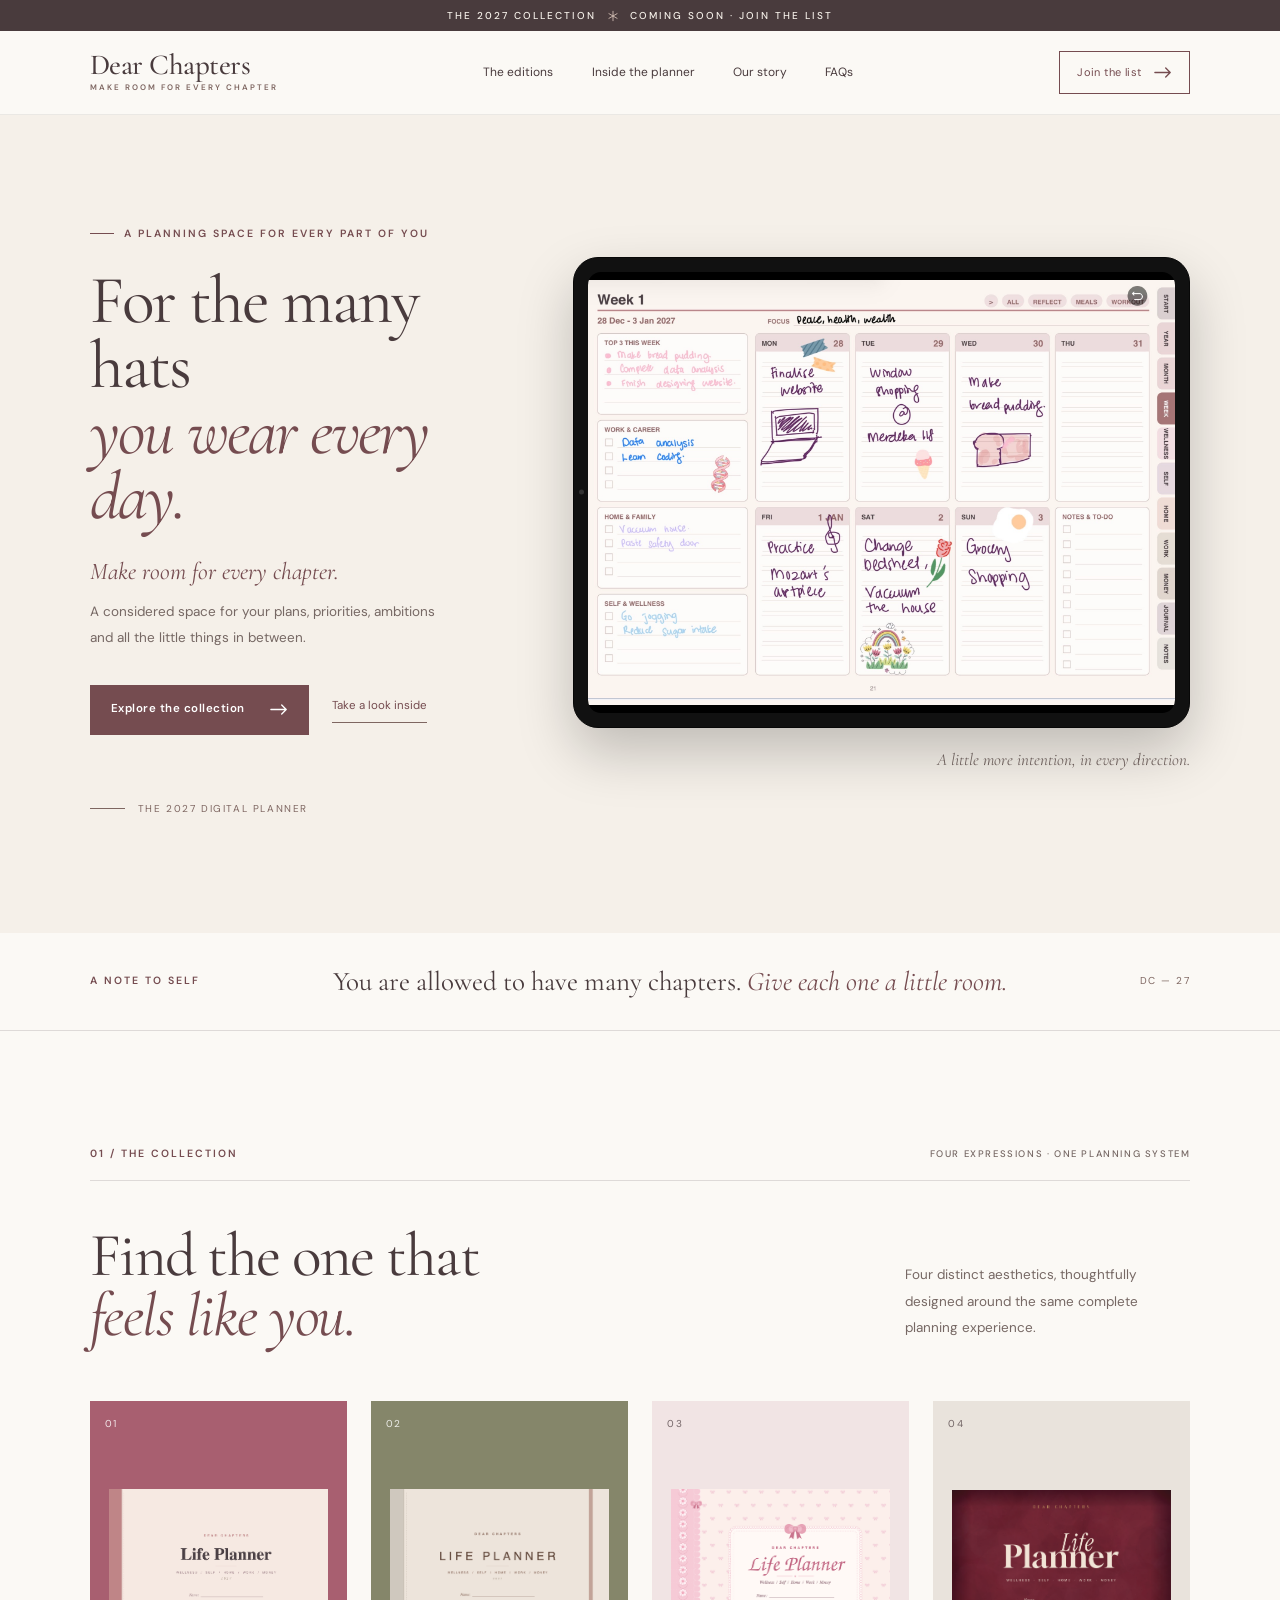
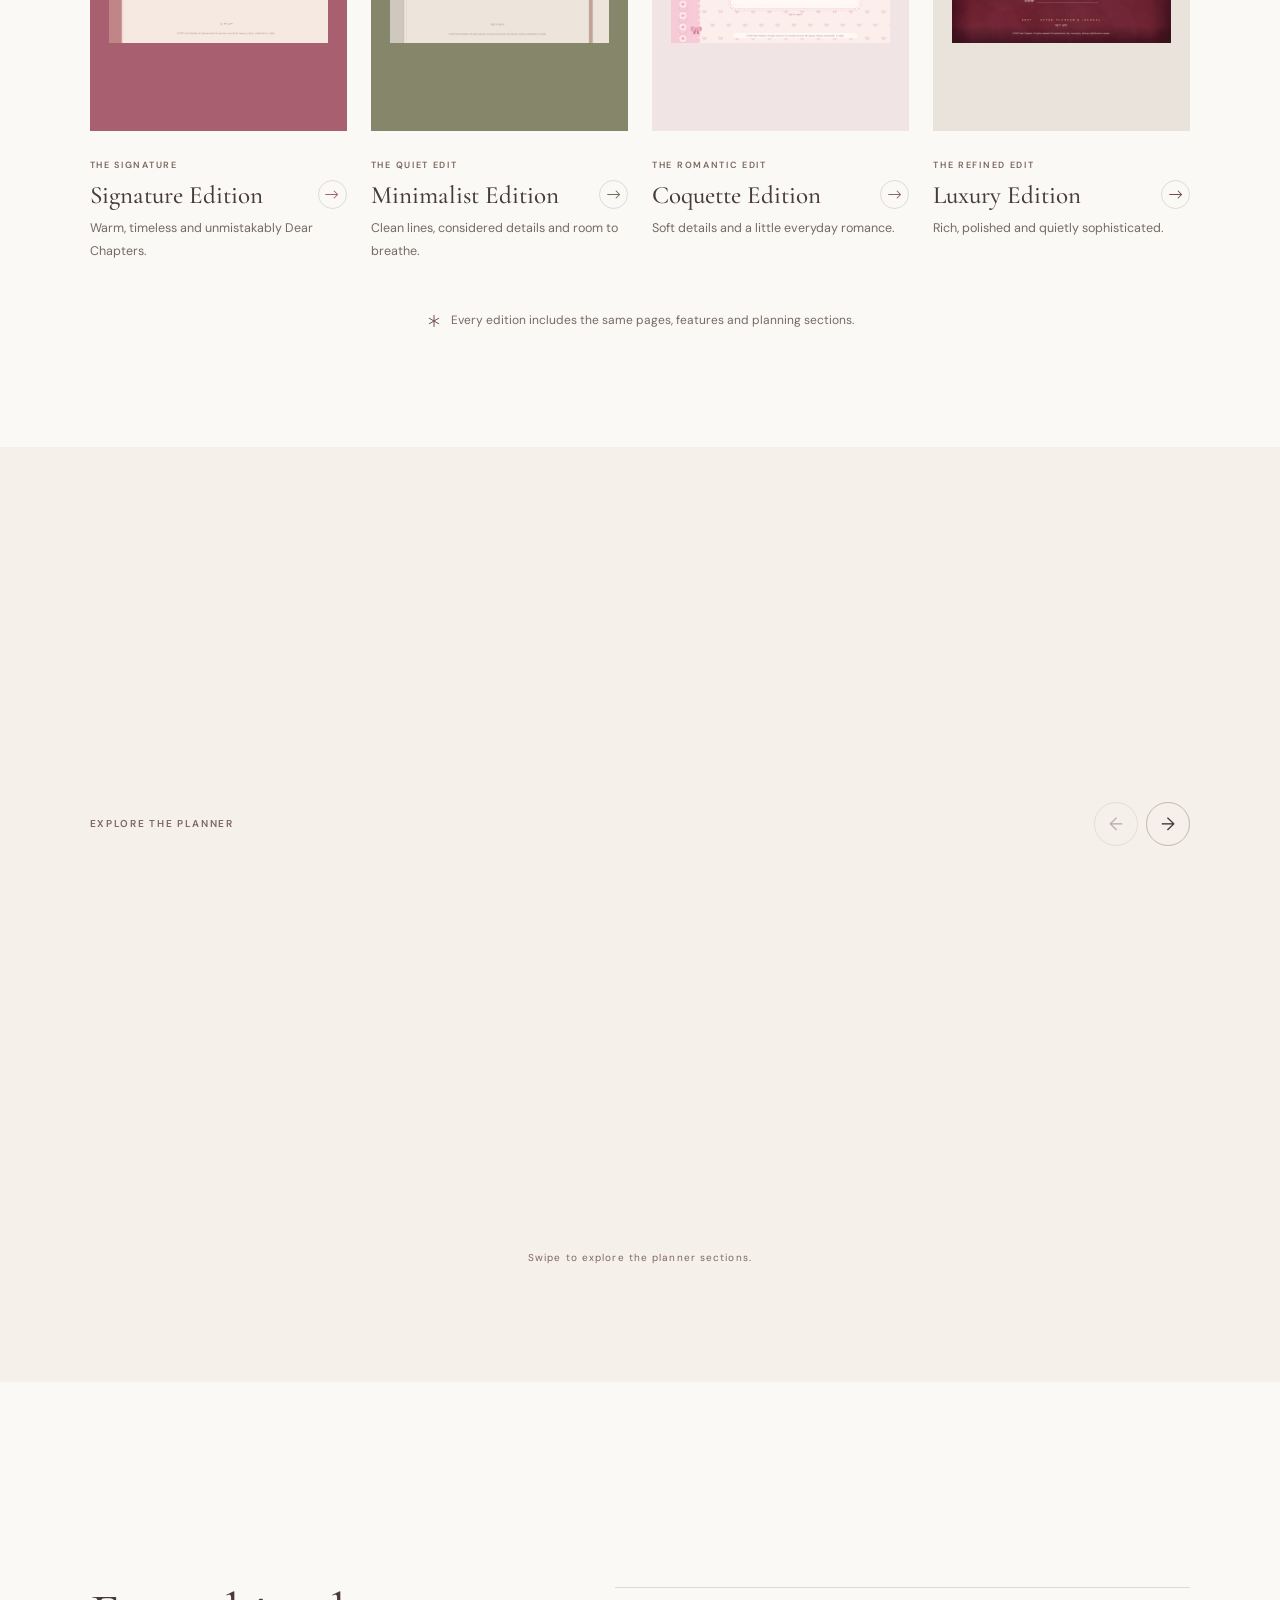
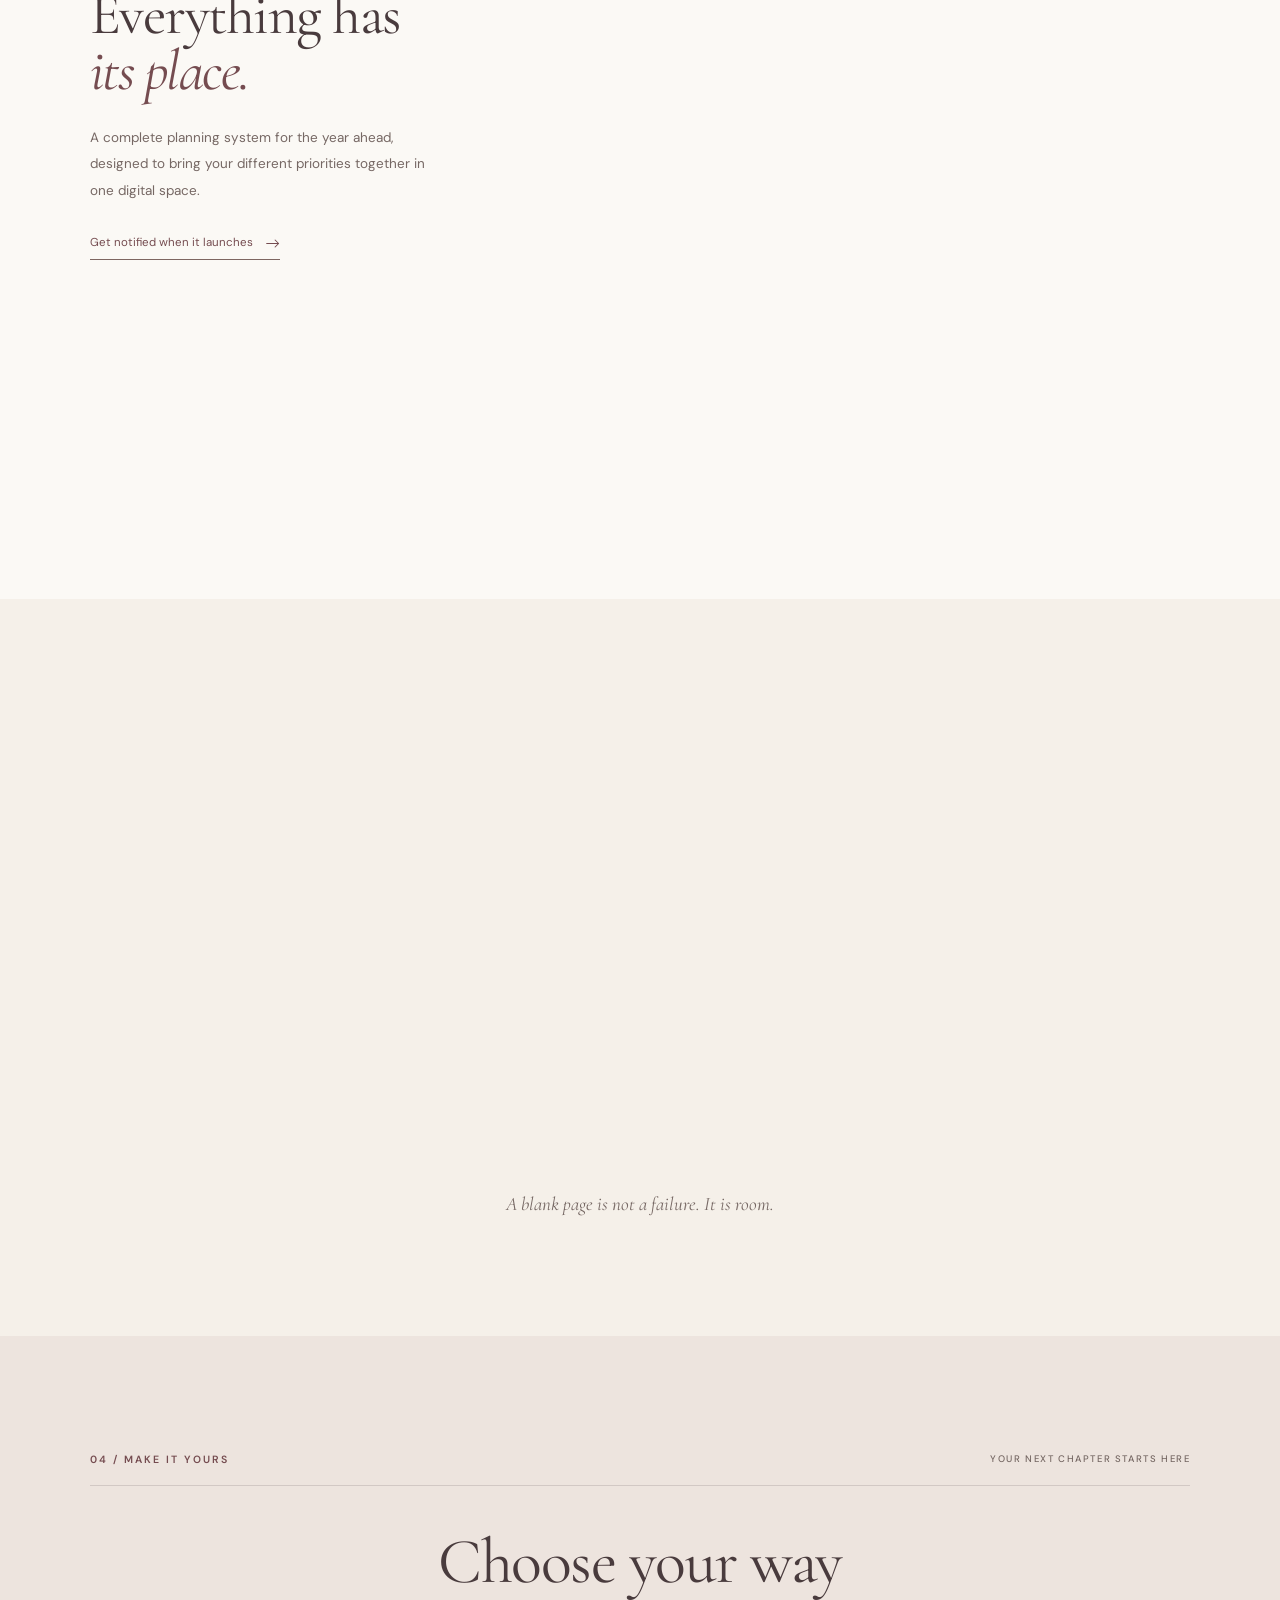
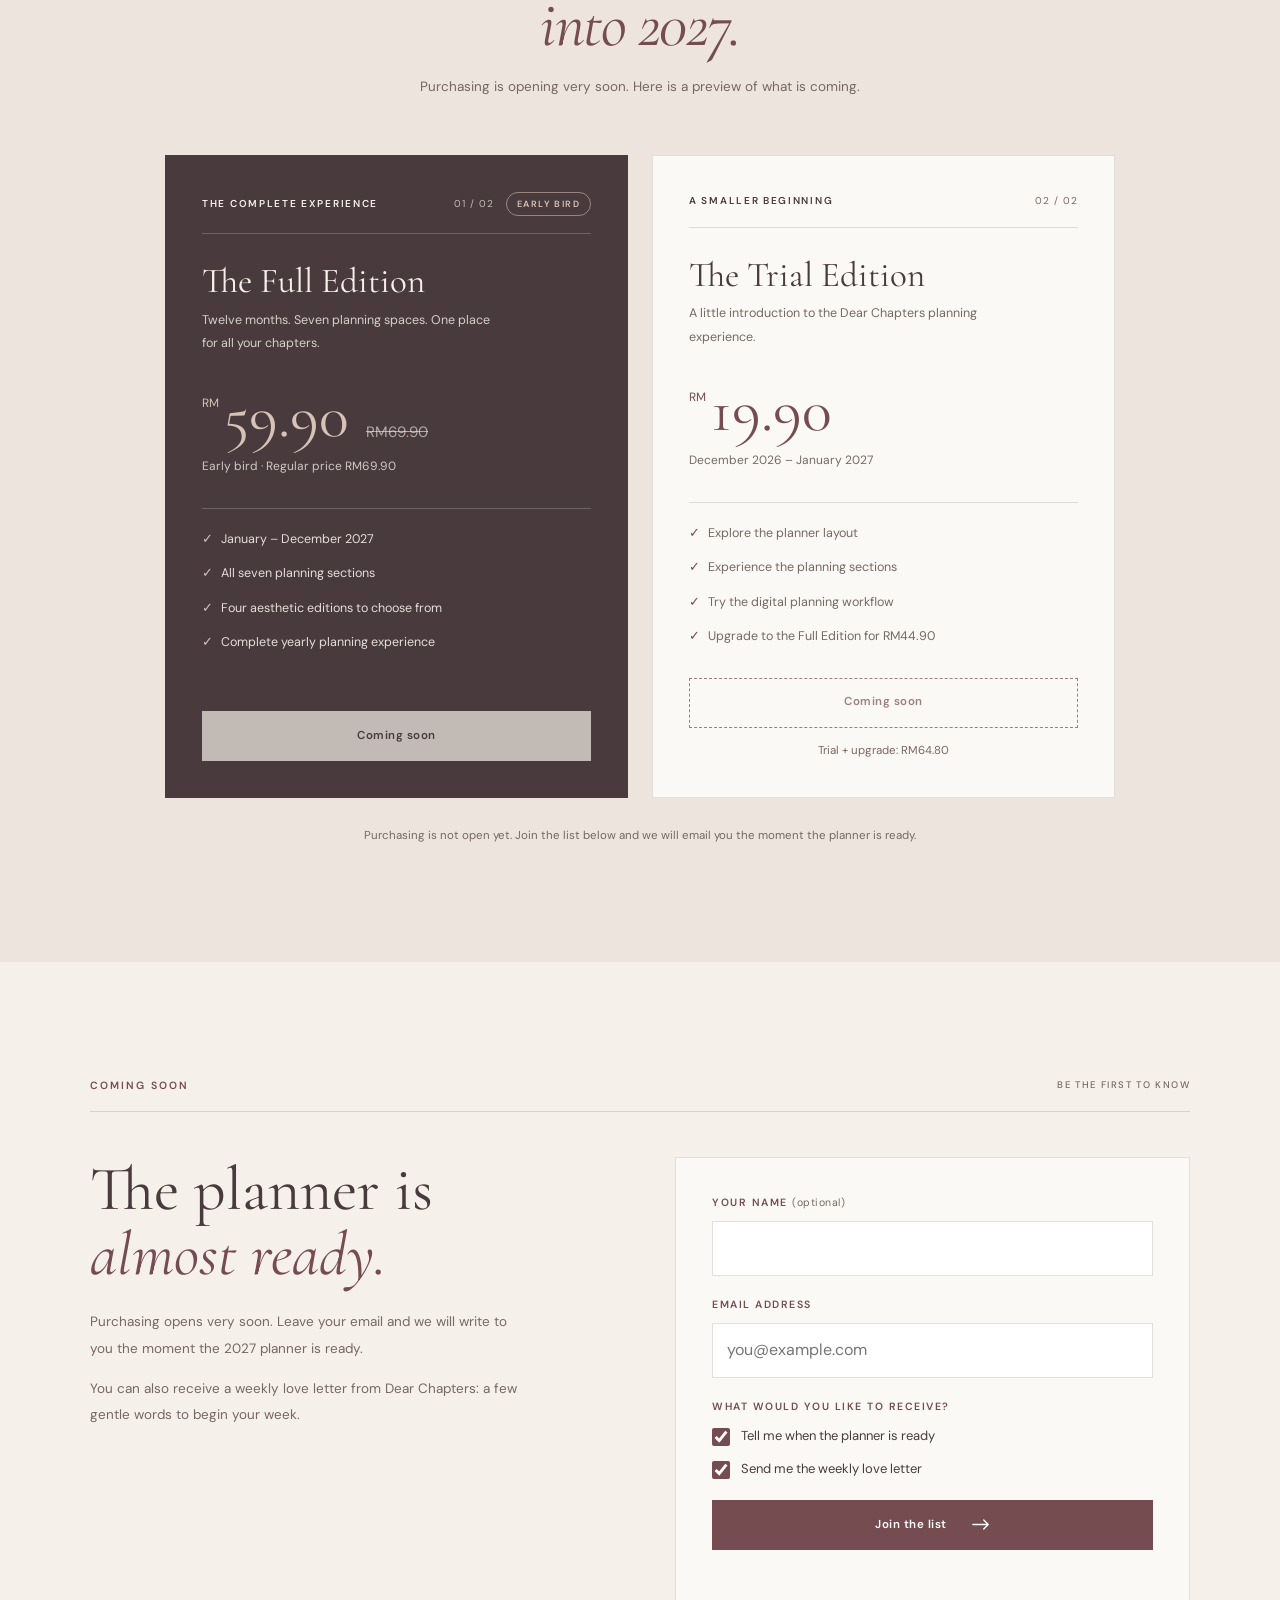
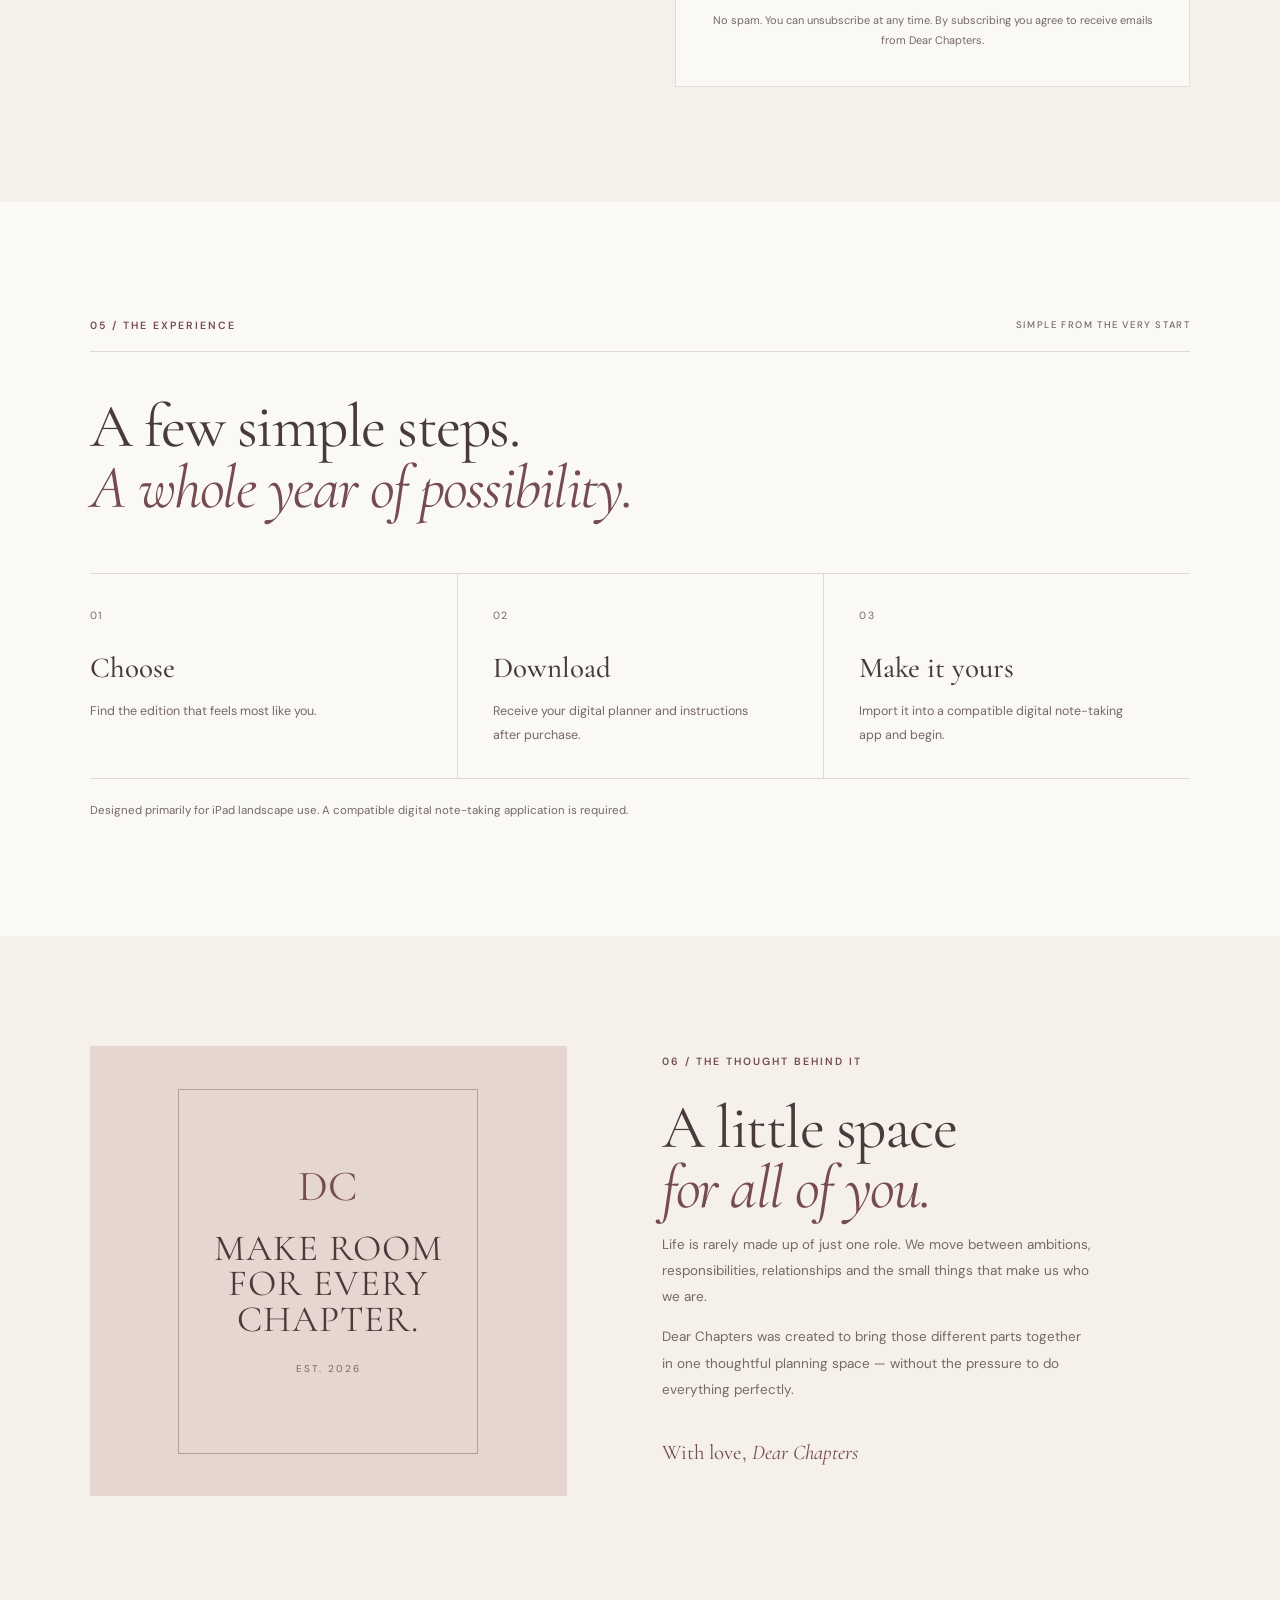
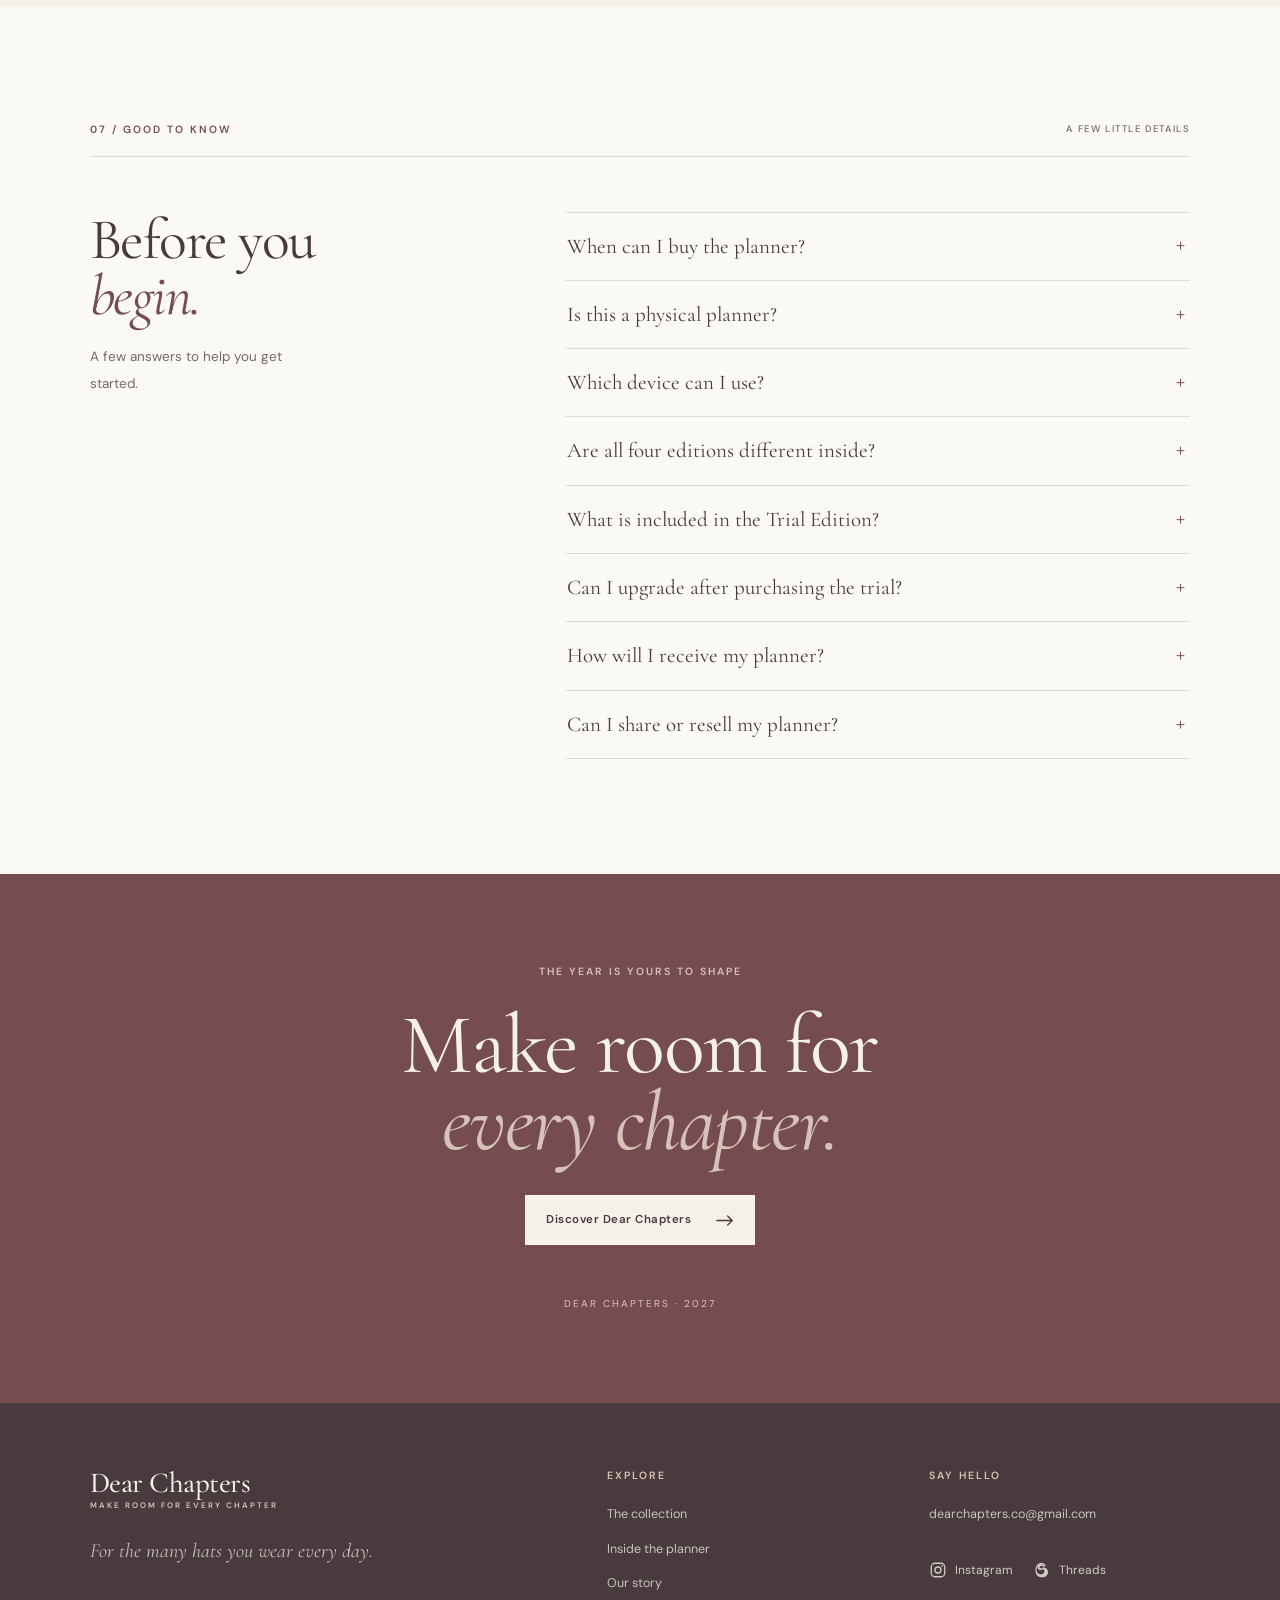
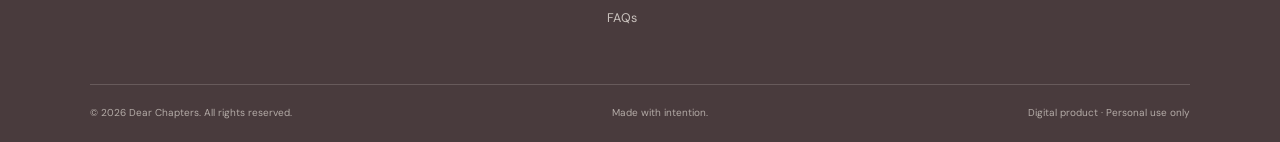
<file: index.html>
<!DOCTYPE html>
<html lang="en">
<head>
  <meta charset="UTF-8">
  <meta name="viewport" content="width=device-width, initial-scale=1.0">
  <title>Dear Chapters — 2027 Digital Planner</title>
  <meta name="description" content="A thoughtful digital planning space for every part of you. Discover the Dear Chapters 2027 digital planner collection.">
  <meta name="theme-color" content="#F5F0E9">
  <link rel="canonical" href="https://dearchapters.github.io/dear-chapters-website/">
  <link rel="icon" href="favicon.svg" type="image/svg+xml">
  <link rel="apple-touch-icon" href="favicon.svg">
  <script>document.documentElement.className += " js";</script>
  <meta property="og:title" content="Dear Chapters — Make Room for Every Chapter">
  <meta property="og:description" content="For the many hats you wear every day.">
  <meta property="og:type" content="website">
  <meta property="og:url" content="https://dearchapters.github.io/dear-chapters-website/">
  <meta property="og:site_name" content="Dear Chapters">
  <meta property="og:image" content="https://dearchapters.github.io/dear-chapters-website/assets/products/og-cover.jpg">
  <meta name="twitter:card" content="summary_large_image">
  <meta name="twitter:title" content="Dear Chapters: Make Room for Every Chapter">
  <meta name="twitter:description" content="For the many hats you wear every day.">
  <meta name="twitter:image" content="https://dearchapters.github.io/dear-chapters-website/assets/products/og-cover.jpg">

  <link rel="preconnect" href="https://fonts.googleapis.com">
  <link rel="preconnect" href="https://fonts.gstatic.com" crossorigin>
  <link href="https://fonts.googleapis.com/css2?family=Cormorant+Garamond:wght@400;500;600&family=DM+Sans:wght@400;500;600;700&display=swap" rel="stylesheet">

  <link rel="stylesheet" href="style.css?v=3">
  <script type="application/ld+json">
  {
    "@context": "https://schema.org",
    "@type": "Organization",
    "name": "Dear Chapters",
    "url": "https://dearchapters.github.io/dear-chapters-website/",
    "email": "dearchapters.co@gmail.com",
    "sameAs": [
      "https://www.instagram.com/dearchapters.co/",
      "https://www.threads.net/@dearchapters.co"
    ]
  }
  </script>
</head>

<body>

  <a class="skip-link" href="#main">Skip to content</a>

  <!-- ANNOUNCEMENT -->
  <div class="announcement">
    THE 2027 COLLECTION <svg class="star" viewBox="0 0 28 28" aria-hidden="true"><path d="M14 3v22M4.5 8.5l19 11M4.5 19.5l19-11"/></svg> COMING SOON · JOIN THE LIST
  </div>

  <!-- HEADER -->
  <header class="site-header">
    <div class="header-inner">

      <a href="#" class="brand">
        <span class="brand-name">Dear Chapters</span>
        <span class="brand-subtitle">MAKE ROOM FOR EVERY CHAPTER</span>
      </a>

      <nav class="main-nav" aria-label="Main navigation">
        <a href="#editions">The editions</a>
        <a href="#inside">Inside the planner</a>
        <a href="#story">Our story</a>
        <a href="#faq">FAQs</a>
      </nav>

      <a href="#subscribe" class="nav-cta">
        Join the list <svg class="arr" viewBox="0 0 20 12" aria-hidden="true"><path d="M1 6h17M13 1l5 5-5 5"/></svg>
      </a>

      <button class="menu-toggle" aria-label="Toggle navigation" aria-expanded="false">
        <span></span><span></span>
      </button>

    </div>
  </header>

  <main id="main">

    <!-- HERO -->
    <section class="hero">
      <div class="hero-inner">

        <div class="hero-copy">
          <p class="eyebrow">
            <span></span> A PLANNING SPACE FOR EVERY PART OF YOU
          </p>

          <h1>
            For the many hats<br>
            <em>you wear every day.</em>
          </h1>

          <p class="hero-tagline">Make room for every chapter.</p>

          <p class="hero-description">
            A considered space for your plans, priorities,
            ambitions and all the little things in between.
          </p>

          <div class="hero-buttons">
            <a href="#editions" class="button button-dark">
              Explore the collection <svg class="arr" viewBox="0 0 20 12" aria-hidden="true"><path d="M1 6h17M13 1l5 5-5 5"/></svg>
            </a>
            <a href="#inside" class="underlined-link">
              Take a look inside
            </a>
          </div>

          <div class="hero-footnote">
            <span class="footnote-line"></span>
            <span>THE 2027 DIGITAL PLANNER</span>
          </div>
        </div>

        <div class="hero-visual">
          <div class="hero-image-wrap">
            <div class="ipad-frame">
              <div class="ipad-camera"></div>
              <div class="ipad-screen">
                <img
                  src="assets/products/hero-image.jpg"
                  alt="Dear Chapters digital planner displayed on an iPad"
                  fetchpriority="high"
                >
              </div>
            </div>
          </div>

          <p class="image-caption">
            A little more intention, in every direction.
          </p>
        </div>

      </div>
    </section>

    <!-- EDITORIAL INTRO -->
    <section class="intro-strip">
      <div class="intro-strip-inner">
        <span class="eyebrow">A NOTE TO SELF</span>

        <p>
          You are allowed to have many chapters.
          <em>Give each one a little room.</em>
        </p>

        <span class="intro-mark">DC — 27</span>
      </div>
    </section>

    <!-- COLLECTION -->
    <section class="editions section-pad" id="editions">

      <div class="section-topline">
        <span class="eyebrow">01 / THE COLLECTION</span>
        <span class="section-side-note">FOUR EXPRESSIONS · ONE PLANNING SYSTEM</span>
      </div>

      <div class="section-title-row">
        <div>
          <h2>Find the one that<br><em>feels like you.</em></h2>
        </div>

        <p class="section-intro">
          Four distinct aesthetics, thoughtfully designed
          around the same complete planning experience.
        </p>
      </div>

      <div class="edition-grid">

        <!-- SIGNATURE EDITION -->
        <article class="edition-card">
          <a href="og.html" class="edition-image-link" aria-label="Choose the Signature Edition">
            <div class="edition-image edition-og">
              <img src="assets/products/og-cover.jpg" alt="Signature Edition planner cover" loading="lazy">
              <span class="edition-image-number">01</span>
            </div>
          </a>

          <div class="edition-info">
            <div>
              <span class="edition-kicker">THE SIGNATURE</span>
              <h3>Signature Edition</h3>
            </div>
            <a href="og.html" class="edition-arrow" aria-label="View Signature Edition"><svg class="arr" viewBox="0 0 20 12" aria-hidden="true"><path d="M1 6h17M13 1l5 5-5 5"/></svg></a>
          </div>

          <p>Warm, timeless and unmistakably Dear Chapters.</p>
        </article>

        <!-- MINIMALIST EDITION -->
        <article class="edition-card">
          <a href="minimalist.html" class="edition-image-link" aria-label="Choose the Minimalist Edition">
            <div class="edition-image edition-minimalist">
              <img src="assets/products/minimalist-cover.jpg" alt="Minimalist Edition planner cover" loading="lazy">
              <span class="edition-image-number">02</span>
            </div>
          </a>

          <div class="edition-info">
            <div>
              <span class="edition-kicker">THE QUIET EDIT</span>
              <h3>Minimalist Edition</h3>
            </div>
            <a href="minimalist.html" class="edition-arrow" aria-label="View Minimalist Edition"><svg class="arr" viewBox="0 0 20 12" aria-hidden="true"><path d="M1 6h17M13 1l5 5-5 5"/></svg></a>
          </div>

          <p>Clean lines, considered details and room to breathe.</p>
        </article>

        <!-- COQUETTE EDITION -->
        <article class="edition-card">
          <a href="coquette.html" class="edition-image-link" aria-label="Choose the Coquette Edition">
            <div class="edition-image edition-coquette">
              <img src="assets/products/coquette-cover.jpg" alt="Coquette Edition planner cover" loading="lazy">
              <span class="edition-image-number">03</span>
            </div>
          </a>

          <div class="edition-info">
            <div>
              <span class="edition-kicker">THE ROMANTIC EDIT</span>
              <h3>Coquette Edition</h3>
            </div>
            <a href="coquette.html" class="edition-arrow" aria-label="View Coquette Edition"><svg class="arr" viewBox="0 0 20 12" aria-hidden="true"><path d="M1 6h17M13 1l5 5-5 5"/></svg></a>
          </div>

          <p>Soft details and a little everyday romance.</p>
        </article>

        <!-- LUXURY EDITION -->
        <article class="edition-card">
          <a href="luxury.html" class="edition-image-link" aria-label="Choose the Luxury Edition">
            <div class="edition-image edition-luxury">
              <img src="assets/products/luxury-cover.jpg" alt="Luxury Edition planner cover" loading="lazy">
              <span class="edition-image-number">04</span>
            </div>
          </a>

          <div class="edition-info">
            <div>
              <span class="edition-kicker">THE REFINED EDIT</span>
              <h3>Luxury Edition</h3>
            </div>
            <a href="luxury.html" class="edition-arrow" aria-label="View Luxury Edition"><svg class="arr" viewBox="0 0 20 12" aria-hidden="true"><path d="M1 6h17M13 1l5 5-5 5"/></svg></a>
          </div>

          <p>Rich, polished and quietly sophisticated.</p>
        </article>

      </div>

      <div class="collection-note">
        <svg class="star" viewBox="0 0 28 28" aria-hidden="true"><path d="M14 3v22M4.5 8.5l19 11M4.5 19.5l19-11"/></svg>
        Every edition includes the same pages, features and planning sections.
      </div>

    </section>

    <!-- A CLOSER LOOK: SWIPEABLE CAROUSEL -->
    <section class="inside section-pad" id="inside">

      <div class="section-topline">
        <span class="eyebrow">02 / A CLOSER LOOK</span>
        <span class="section-side-note">A PLACE FOR ALL YOUR CHAPTERS</span>
      </div>

      <div class="section-title-row">
        <div>
          <h2>More than a calendar.<br><em>A space for your life.</em></h2>
        </div>

        <p class="section-intro">
          Seven thoughtfully curated spaces to bring
          your everyday life into focus.
        </p>
      </div>

      <div class="gallery-controls">
        <span class="gallery-label">EXPLORE THE PLANNER</span>

        <div class="gallery-arrows">
          <button class="gallery-prev" type="button" aria-label="Previous planner section">←</button>
          <button class="gallery-next" type="button" aria-label="Next planner section">→</button>
        </div>
      </div>

      <div class="inside-gallery">

        <article class="inside-item">
          <img src="assets/products/wellness-preview.jpg" alt="Wellness planner pages" loading="lazy">
          <div class="inside-caption">
            <span>01</span>
            <div>
              <h3>Wellness</h3>
              <p>Make space for yourself.</p>
            </div>
          </div>
        </article>

        <article class="inside-item">
          <img src="assets/products/self-preview.jpg" alt="Self-development planner pages" loading="lazy">
          <div class="inside-caption">
            <span>02</span>
            <div>
              <h3>Self</h3>
              <p>Grow at your own pace.</p>
            </div>
          </div>
        </article>

        <article class="inside-item">
          <img src="assets/products/home-preview.jpg" alt="Home planner pages" loading="lazy">
          <div class="inside-caption">
            <span>03</span>
            <div>
              <h3>Home</h3>
              <p>Make room for everyday living.</p>
            </div>
          </div>
        </article>

        <article class="inside-item">
          <img src="assets/products/work-preview.jpg" alt="Work planner pages" loading="lazy">
          <div class="inside-caption">
            <span>04</span>
            <div>
              <h3>Work</h3>
              <p>Give your ambitions direction.</p>
            </div>
          </div>
        </article>

        <article class="inside-item">
          <img src="assets/products/money-preview.jpg" alt="Money planner pages" loading="lazy">
          <div class="inside-caption">
            <span>05</span>
            <div>
              <h3>Money</h3>
              <p>Plan with a little more clarity.</p>
            </div>
          </div>
        </article>

        <article class="inside-item">
          <img src="assets/products/journal-preview.jpg" alt="Journal planner pages" loading="lazy">
          <div class="inside-caption">
            <span>06</span>
            <div>
              <h3>Journal</h3>
              <p>Keep the moments that matter.</p>
            </div>
          </div>
        </article>

        <article class="inside-item inside-notes">
          <img src="assets/products/notes-preview.jpg" alt="Notes planner pages" loading="lazy">
          <div class="inside-caption">
            <span>07</span>
            <div>
              <h3>Notes</h3>
              <p>A little space for everything else.</p>
            </div>
          </div>
        </article>

      </div>

      <p class="gallery-footnote">
        Swipe to explore the planner sections.
      </p>

    </section>

    <!-- WHAT'S INCLUDED -->
    <section class="details section-pad" id="details">

      <div class="section-topline">
        <span class="eyebrow">WHAT'S INCLUDED</span>
        <span class="section-side-note">THOUGHTFULLY PUT TOGETHER</span>
      </div>

      <div class="details-layout">

        <div class="details-heading">
          <h2>Everything has<br><em>its place.</em></h2>

          <p>
            A complete planning system for the year ahead,
            designed to bring your different priorities
            together in one digital space.
          </p>

          <a href="#subscribe" class="underlined-link">
            Get notified when it launches <svg class="arr" viewBox="0 0 20 12" aria-hidden="true"><path d="M1 6h17M13 1l5 5-5 5"/></svg>
          </a>
        </div>

        <div class="details-list">
          <div><span>01</span><p>2027 yearly overview and goal setting</p></div>
          <div><span>02</span><p>Monthly planning and reflections</p></div>
          <div><span>03</span><p>Weekly and daily planning spaces</p></div>
          <div><span>04</span><p>Wellness and habit tracking</p></div>
          <div><span>05</span><p>Work, projects and productivity</p></div>
          <div><span>06</span><p>Home and lifestyle organisation</p></div>
          <div><span>07</span><p>Budgeting and financial planning</p></div>
          <div><span>08</span><p>Journaling, notes and reflections</p></div>
        </div>

      </div>
    </section>

    <!-- NEW TO PLANNERS -->
    <section class="newhere section-pad" id="new-to-planners">

      <div class="section-topline">
        <span class="eyebrow">NEW TO PLANNERS?</span>
        <span class="section-side-note">START SMALL · BEGIN ANYWHERE</span>
      </div>

      <div class="section-title-row">
        <div>
          <h2>Your first planner,<br><em>made easy.</em></h2>
        </div>

        <p class="section-intro">
          No perfect setup needed. Three small habits are enough
          to begin, and you can start on any Monday.
        </p>
      </div>

      <div class="newhere-grid">

        <article class="newhere-card">
          <span>01</span>
          <h3>Choose a look</h3>
          <p>Pick the edition that feels like you. Inside, they are all the same planner.</p>
        </article>

        <article class="newhere-card">
          <span>02</span>
          <h3>Plan your Top 3</h3>
          <p>Each daily page starts with three priorities. That is all you need to get going.</p>
        </article>

        <article class="newhere-card">
          <span>03</span>
          <h3>End with one good thing</h3>
          <p>Close the day by noting one good thing. Small and quiet counts.</p>
        </article>

      </div>

      <p class="newhere-note">A blank page is not a failure. It is room.</p>

    </section>

    <!-- PRICING -->
    <section class="pricing section-pad" id="pricing">

      <div class="section-topline">
        <span class="eyebrow">04 / MAKE IT YOURS</span>
        <span class="section-side-note">YOUR NEXT CHAPTER STARTS HERE</span>
      </div>

      <div class="pricing-heading">
        <h2>Choose your way<br><em>into 2027.</em></h2>
        <p>Purchasing is opening very soon. Here is a preview of what is coming.</p>
      </div>

      <div class="pricing-grid">

        <article class="price-card price-featured">
          <div class="price-card-top">
            <span class="price-label">THE COMPLETE EXPERIENCE</span>
            <span class="price-index">01 / 02<span class="price-pill">EARLY BIRD</span></span>
          </div>

          <h3>The Full Edition</h3>

          <p class="price-description">
            Twelve months. Seven planning spaces.
            One place for all your chapters.
          </p>

          <div class="price-amount">
            <span>RM</span>59.90<s class="price-was">RM69.90</s>
          </div>

          <p class="price-sub">Early bird · Regular price RM69.90</p>

          <ul>
            <li>January – December 2027</li>
            <li>All seven planning sections</li>
            <li>Four aesthetic editions to choose from</li>
            <li>Complete yearly planning experience</li>
          </ul>

          <!-- PAUSED: payment link removed while payment verification is pending.  Original links are listed in README.md -->
          <span class="button button-light is-soon" aria-disabled="true">Coming soon</span>
        </article>

        <article class="price-card price-trial">
          <div class="price-card-top">
            <span class="price-label">A SMALLER BEGINNING</span>
            <span class="price-index">02 / 02</span>
          </div>

          <h3>The Trial Edition</h3>

          <p class="price-description">
            A little introduction to the Dear Chapters
            planning experience.
          </p>

          <div class="price-amount">
            <span>RM</span>19.90
          </div>

          <p class="price-sub">December 2026 – January 2027</p>

          <ul>
            <li>Explore the planner layout</li>
            <li>Experience the planning sections</li>
            <li>Try the digital planning workflow</li>
            <li>Upgrade to the Full Edition for RM44.90</li>
          </ul>

          <!-- PAUSED: payment link removed while payment verification is pending.  Original links are listed in README.md -->
          <span class="button button-outline is-soon" aria-disabled="true">Coming soon</span>

          <p class="trial-total">Trial + upgrade: RM64.80</p>
        </article>

      </div>

      <p class="pricing-note">
        Purchasing is not open yet. Join the list below and we will email you the moment the planner is ready.
      </p>

    </section>

    <!-- SUBSCRIBE / COMING SOON -->
    <section class="subscribe section-pad" id="subscribe">

      <div class="section-topline">
        <span class="eyebrow">COMING SOON</span>
        <span class="section-side-note">BE THE FIRST TO KNOW</span>
      </div>

      <div class="subscribe-inner">

        <div class="subscribe-copy">
          <h2>The planner is<br><em>almost ready.</em></h2>
          <p>
            Purchasing opens very soon. Leave your email and we will write to you the moment
            the 2027 planner is ready.
          </p>
          <p>
            You can also receive a weekly love letter from Dear Chapters: a few gentle words
            to begin your week.
          </p>
        </div>

        <form class="subscribe-form" id="subscribe-form" novalidate>

          <label class="field">
            <span>Your name <em>(optional)</em></span>
            <input type="text" name="name" autocomplete="given-name" maxlength="80">
          </label>

          <label class="field">
            <span>Email address</span>
            <input type="email" name="email" required autocomplete="email" maxlength="200" placeholder="you@example.com">
          </label>

          <fieldset class="choices">
            <legend>What would you like to receive?</legend>
            <label class="check">
              <input type="checkbox" name="wants_launch" checked>
              <span>Tell me when the planner is ready</span>
            </label>
            <label class="check">
              <input type="checkbox" name="wants_love_letter" checked>
              <span>Send me the weekly love letter</span>
            </label>
          </fieldset>

          <!-- spam trap: real visitors never see or fill this in -->
          <div class="hp" aria-hidden="true">
            <label>Leave this empty <input type="text" name="company" tabindex="-1" autocomplete="off"></label>
          </div>

          <button type="submit" class="button button-dark">Join the list <svg class="arr" viewBox="0 0 20 12" aria-hidden="true"><path d="M1 6h17M13 1l5 5-5 5"/></svg></button>

          <p class="subscribe-status" role="status" aria-live="polite"></p>

          <p class="subscribe-fine">
            No spam. You can unsubscribe at any time. By subscribing you agree to receive emails from Dear Chapters.
          </p>

        </form>

      </div>

    </section>

    <!-- HOW IT WORKS -->
    <section class="how section-pad">

      <div class="section-topline">
        <span class="eyebrow">05 / THE EXPERIENCE</span>
        <span class="section-side-note">SIMPLE FROM THE VERY START</span>
      </div>

      <h2>A few simple steps.<br><em>A whole year of possibility.</em></h2>

      <div class="how-grid">

        <article>
          <span>01</span>
          <h3>Choose</h3>
          <p>Find the edition that feels most like you.</p>
        </article>

        <article>
          <span>02</span>
          <h3>Download</h3>
          <p>Receive your digital planner and instructions after purchase.</p>
        </article>

        <article>
          <span>03</span>
          <h3>Make it yours</h3>
          <p>Import it into a compatible digital note-taking app and begin.</p>
        </article>

      </div>

      <p class="compatibility-note">
        Designed primarily for iPad landscape use. A compatible digital note-taking application is required.
      </p>

    </section>

    <!-- STORY -->
    <section class="story section-pad" id="story">

      <div class="story-image">
        <div class="story-image-inner">
          <span>DC</span>
          <p>MAKE ROOM<br>FOR EVERY<br>CHAPTER.</p>
          <small>EST. 2026</small>
        </div>
      </div>

      <div class="story-copy">
        <span class="eyebrow">06 / THE THOUGHT BEHIND IT</span>

        <h2>A little space<br><em>for all of you.</em></h2>

        <p>
          Life is rarely made up of just one role. We move
          between ambitions, responsibilities, relationships
          and the small things that make us who we are.
        </p>

        <p>
          Dear Chapters was created to bring those different
          parts together in one thoughtful planning space —
          without the pressure to do everything perfectly.
        </p>

        <p class="story-signoff">
          With love, <em>Dear Chapters</em>
        </p>
      </div>

    </section>

    <!-- FAQ -->
    <section class="faq section-pad" id="faq">

      <div class="section-topline">
        <span class="eyebrow">07 / GOOD TO KNOW</span>
        <span class="section-side-note">A FEW LITTLE DETAILS</span>
      </div>

      <div class="faq-layout">

        <div class="faq-heading">
          <h2>Before you<br><em>begin.</em></h2>
          <p>A few answers to help you get started.</p>
        </div>

        <div class="faq-list">

          <details>
            <summary>When can I buy the planner?<span>＋</span></summary>
            <p>Purchasing opens very soon. Join the list above and we will email you the moment the planner is ready. You can also choose to receive the weekly love letter.</p>
          </details>

          <details>
            <summary>Is this a physical planner?<span>＋</span></summary>
            <p>No. Dear Chapters is a digital product. No physical item will be shipped.</p>
          </details>

          <details>
            <summary>Which device can I use?<span>＋</span></summary>
            <p>The planner is designed primarily for iPad landscape use with a compatible digital note-taking application.</p>
          </details>

          <details>
            <summary>Are all four editions different inside?<span>＋</span></summary>
            <p>All four editions contain the same planning structure and features. The difference is the visual aesthetic and cover design.</p>
          </details>

          <details>
            <summary>What is included in the Trial Edition?<span>＋</span></summary>
            <p>The Trial Edition covers December 2026 and January 2027. It offers a shorter introduction to the Dear Chapters planning experience.</p>
          </details>

          <details>
            <summary>Can I upgrade after purchasing the trial?<span>＋</span></summary>
            <p>Yes. You can upgrade to the Full 2027 Edition for an additional RM44.90.</p>
          </details>

          <details>
            <summary>How will I receive my planner?<span>＋</span></summary>
            <p>Your digital files and download instructions will be provided after purchase through the checkout platform.</p>
          </details>

          <details>
            <summary>Can I share or resell my planner?<span>＋</span></summary>
            <p>Your purchase is for personal use only. The planner and its contents may not be redistributed, resold or shared.</p>
          </details>

        </div>
      </div>
    </section>

    <!-- CLOSING -->
    <section class="closing">

      <span class="eyebrow">THE YEAR IS YOURS TO SHAPE</span>

      <h2>Make room for<br><em>every chapter.</em></h2>

      <a href="#editions" class="button button-light">
        Discover Dear Chapters <svg class="arr" viewBox="0 0 20 12" aria-hidden="true"><path d="M1 6h17M13 1l5 5-5 5"/></svg>
      </a>

      <span class="closing-mark">DEAR CHAPTERS · 2027</span>

    </section>

  </main>

  <!-- CONTACT / FOOTER -->
  <footer class="site-footer" id="contact">

    <div class="footer-main">

      <div class="footer-brand">
        <a href="#" class="brand">
          <span class="brand-name">Dear Chapters</span>
          <span class="brand-subtitle">MAKE ROOM FOR EVERY CHAPTER</span>
        </a>

        <p>For the many hats you wear every day.</p>
      </div>

      <div class="footer-links">
        <span class="eyebrow">EXPLORE</span>
        <a href="#editions">The collection</a>
        <a href="#inside">Inside the planner</a>
        <a href="#story">Our story</a>
        <a href="#faq">FAQs</a>
      </div>

      <div class="footer-contact">
        <span class="eyebrow">SAY HELLO</span>
        <a href="mailto:dearchapters.co@gmail.com">dearchapters.co@gmail.com</a>

        <div class="footer-socials">
          <a href="https://www.instagram.com/dearchapters.co/" target="_blank" rel="noopener noreferrer" aria-label="Dear Chapters on Instagram">
            <svg viewBox="0 0 24 24" aria-hidden="true">
              <rect x="3" y="3" width="18" height="18" rx="5" fill="none" stroke="currentColor" stroke-width="1.7"/>
              <circle cx="12" cy="12" r="4" fill="none" stroke="currentColor" stroke-width="1.7"/>
              <circle cx="17.5" cy="6.8" r="1.1" fill="currentColor"/>
            </svg>
            Instagram
          </a>
          <a href="https://www.threads.net/@dearchapters.co" target="_blank" rel="noopener noreferrer" aria-label="Dear Chapters on Threads">
            <svg viewBox="0 0 24 24" aria-hidden="true">
              <path fill="currentColor" d="M12.1 2.2c-5.4 0-8.8 3.8-8.8 9.8 0 6.3 3.2 9.8 8.7 9.8 4.9 0 8-2.8 8-7.1 0-3.5-2.1-5.7-5.6-6.2-.3-2.4-1.8-3.7-4.1-3.7-2.5 0-4.2 1.5-4.2 3.7 0 2.1 1.6 3.4 4.2 3.4 1.5 0 2.8-.5 3.8-1.3.7.7 1.1 1.7 1.1 3 0 2.6-1.9 4.3-5 4.3-3.5 0-5.4-2.1-5.4-6.1 0-4.5 2.1-7 5.8-7 2.1 0 3.5.8 4.4 2.5l2-.9c-1.2-2.8-3.7-4.2-7-4.2Zm-.9 7.7c-1.5 0-2.3-.5-2.3-1.5 0-1.1.9-1.8 2.4-1.8 1.3 0 2.1.7 2.3 2.1-.7.8-1.5 1.2-2.4 1.2Z"/>
            </svg>
            Threads
          </a>
          <!-- TODO: add a TikTok link here once the handle is ready -->
        </div>
      </div>

    </div>

    <div class="footer-bottom">
      <span>© 2026 Dear Chapters. All rights reserved.</span>
      <span>Made with intention.</span>
      <span>Digital product · Personal use only</span>
    </div>

  </footer>

  <!-- STICKY MOBILE BUY BAR -->
  <div class="buy-bar" aria-label="Join the launch list">
    <div class="buy-bar-text">
      <small>COMING SOON</small>
      <strong>Dear Chapters 2027 Planner</strong>
    </div>
    <a href="#subscribe" class="button">Notify me <svg class="arr" viewBox="0 0 20 12" aria-hidden="true"><path d="M1 6h17M13 1l5 5-5 5"/></svg></a>
  </div>

  <script src="script.js?v=3"></script>

</body>
</html>
</file>
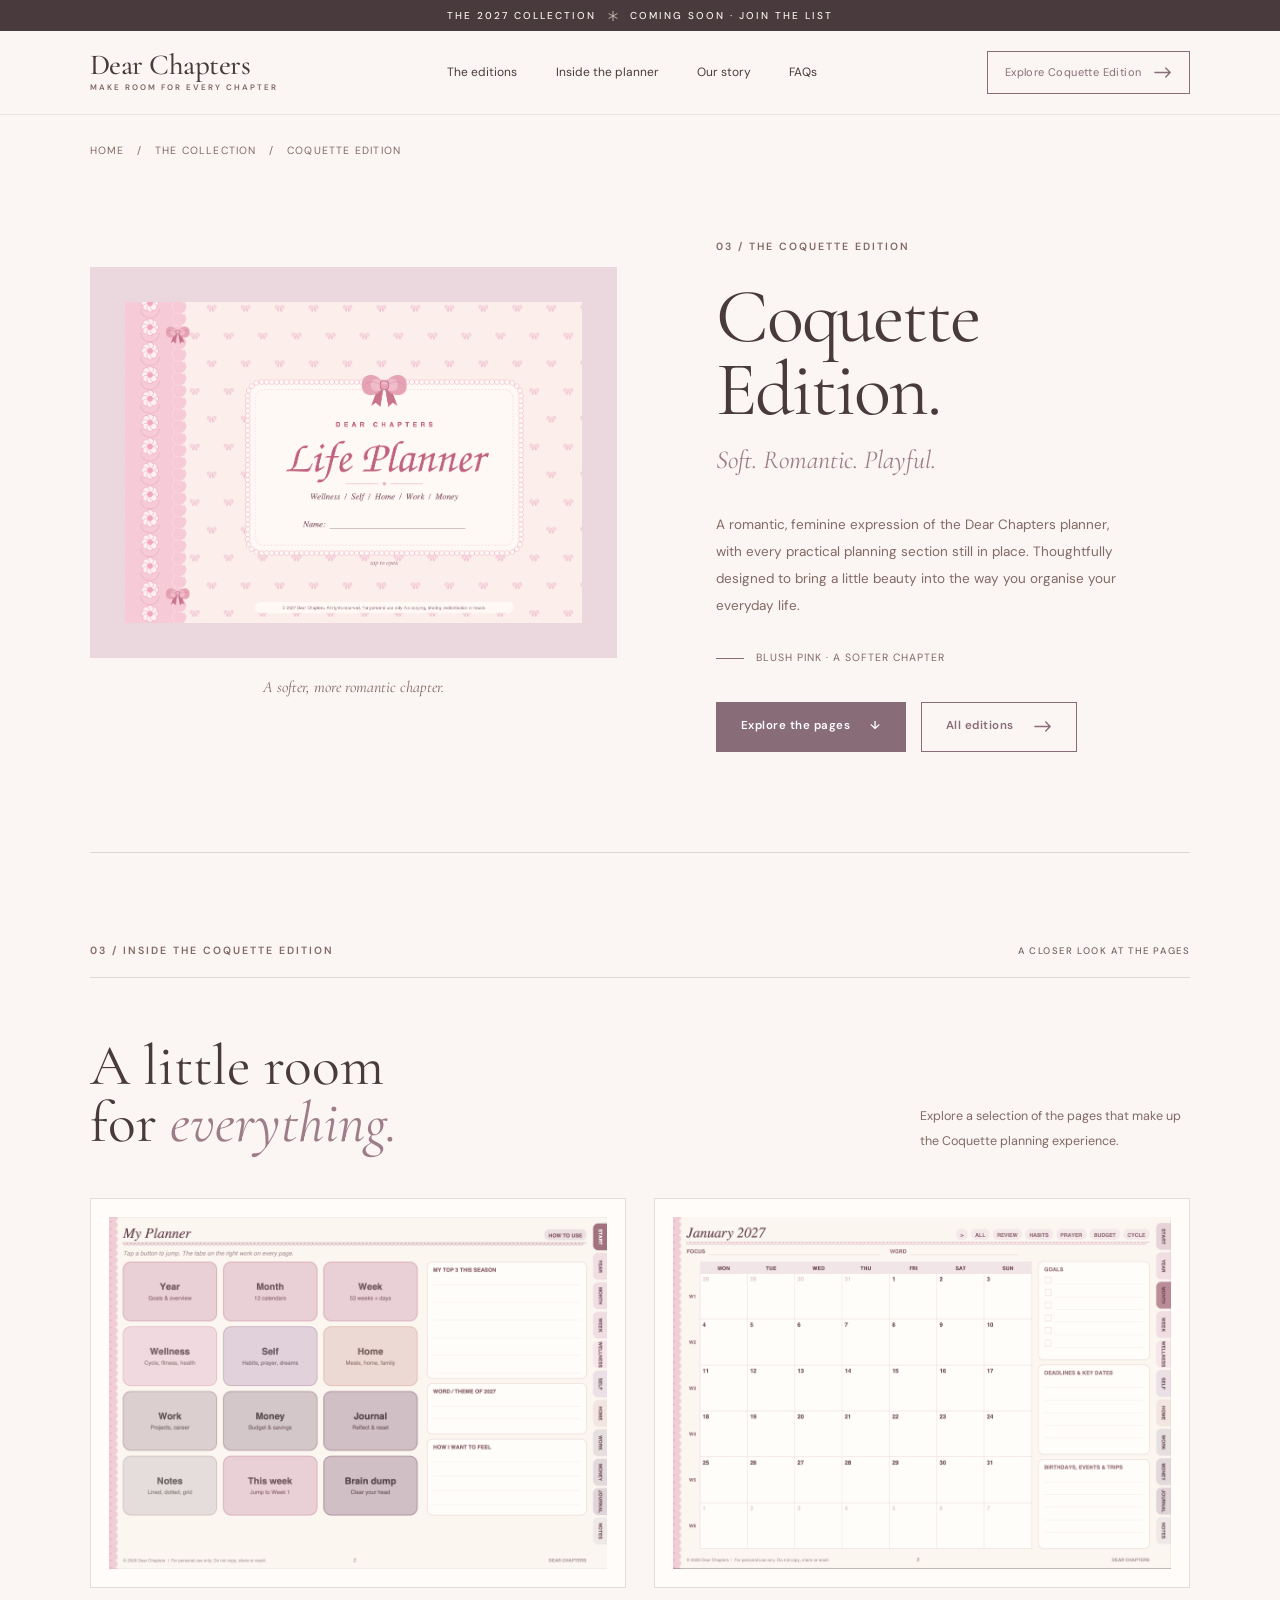
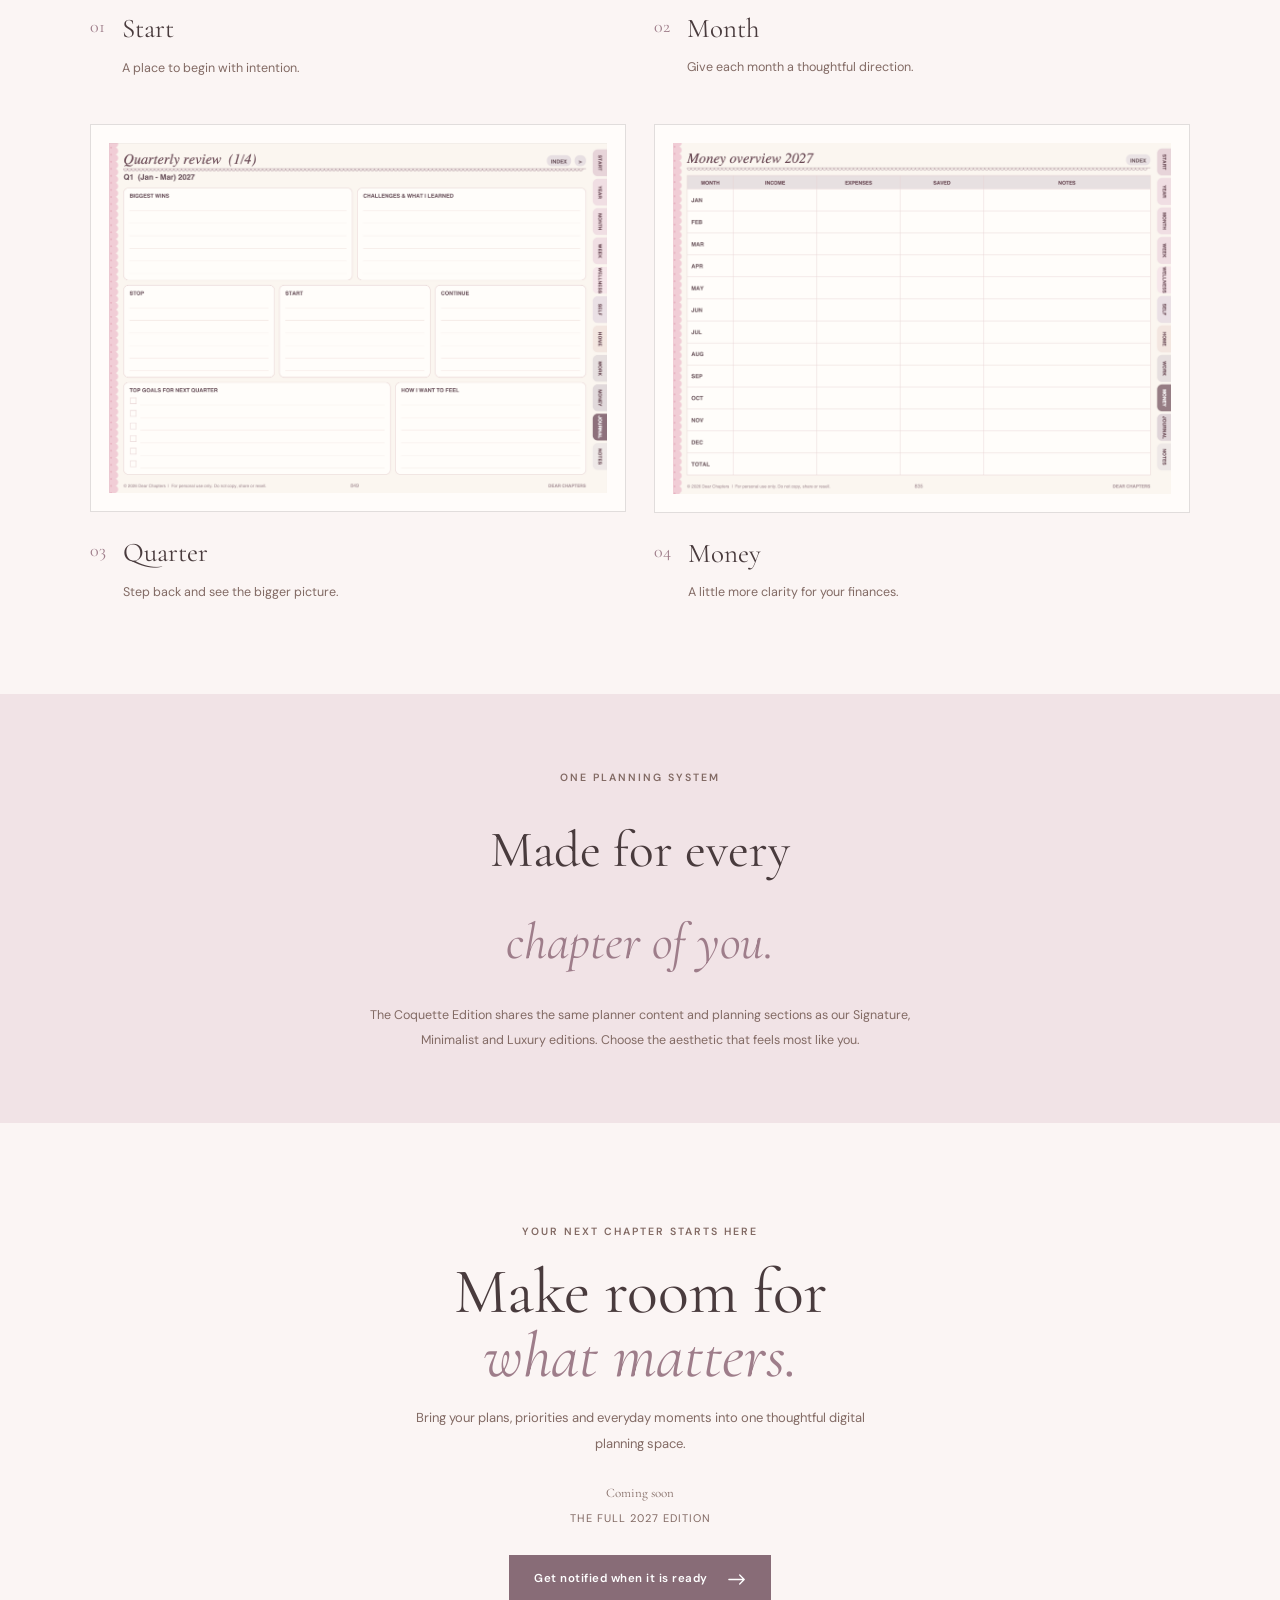
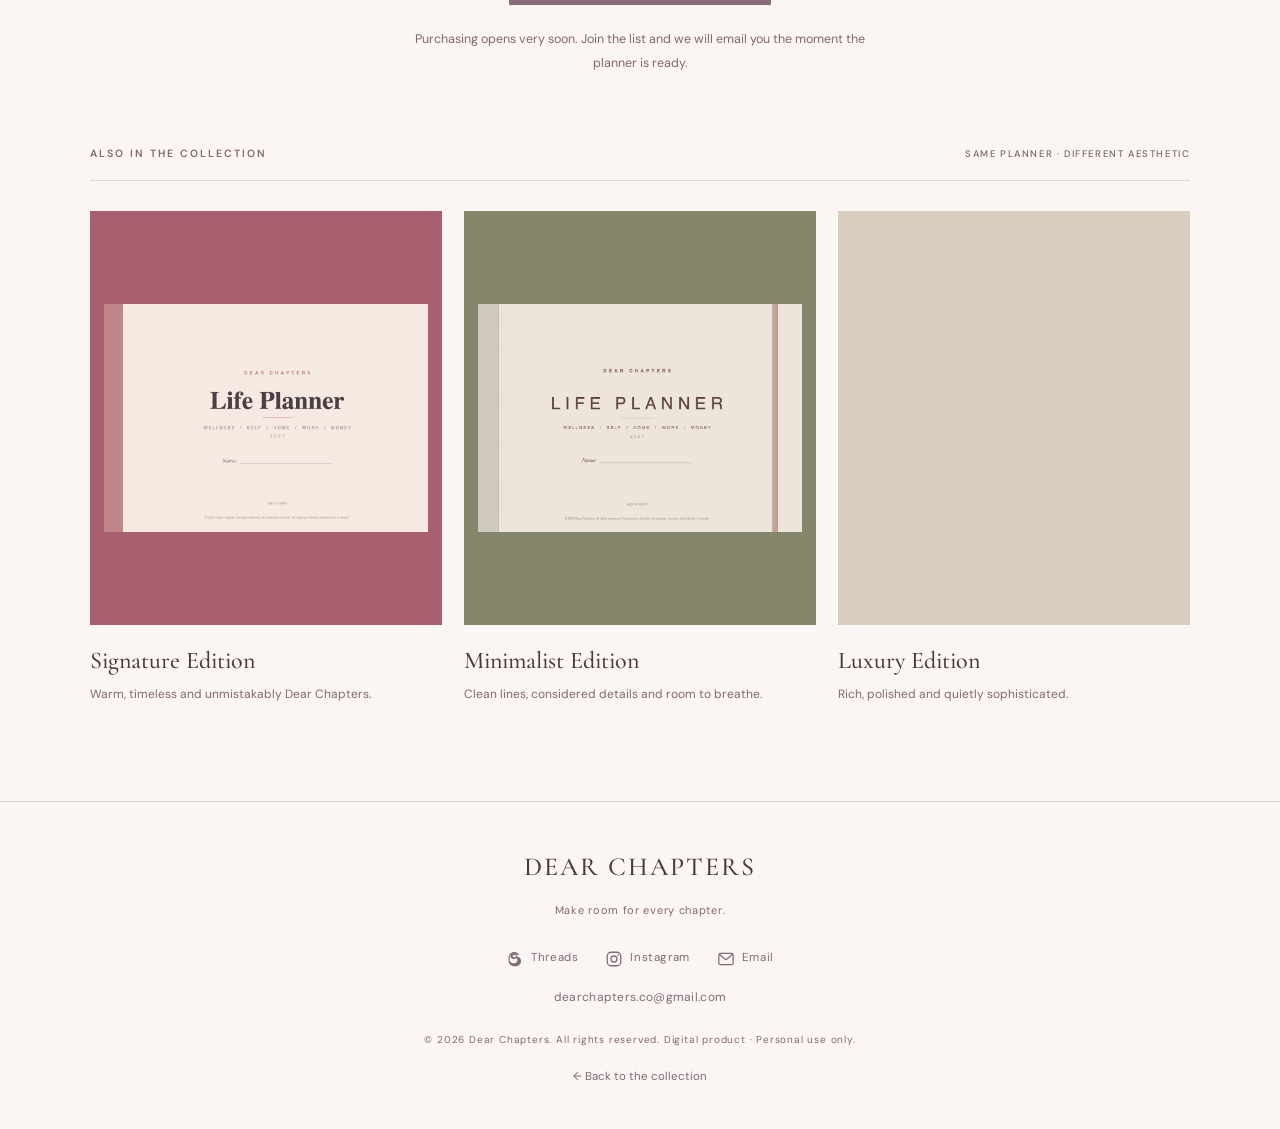
<file: coquette.html>
<!DOCTYPE html>
<html lang="en">
<head>
  <meta charset="UTF-8">
  <meta name="viewport" content="width=device-width, initial-scale=1.0">

  <title>Coquette Edition — Dear Chapters</title>
  <meta name="description" content="Discover the Dear Chapters Coquette Edition: a soft, romantic and feminine digital planner for every chapter of your life.">
  <meta name="theme-color" content="#FBF5F4">
  <link rel="canonical" href="https://dearchapters.github.io/dear-chapters-website/coquette.html">
  <link rel="icon" href="favicon.svg" type="image/svg+xml">
  <link rel="apple-touch-icon" href="favicon.svg">

  <meta property="og:type" content="product">
  <meta property="og:title" content="Coquette Edition — Dear Chapters">
  <meta property="og:description" content="Discover the Dear Chapters Coquette Edition: a soft, romantic and feminine digital planner for every chapter of your life.">
  <meta property="og:url" content="https://dearchapters.github.io/dear-chapters-website/coquette.html">
  <meta property="og:site_name" content="Dear Chapters">
  <meta property="og:image" content="https://dearchapters.github.io/dear-chapters-website/assets/products/coquette-cover.jpg">
  <meta name="twitter:card" content="summary_large_image">

  <link rel="preconnect" href="https://fonts.googleapis.com">
  <link rel="preconnect" href="https://fonts.gstatic.com" crossorigin>
  <link href="https://fonts.googleapis.com/css2?family=Cormorant+Garamond:wght@400;500;600&family=DM+Sans:wght@400;500;600;700&display=swap" rel="stylesheet">

  <link rel="stylesheet" href="style.css?v=3">

  <!-- Only this colour set is specific to the Coquette Edition. All layout lives in style.css. -->
  <style>
    body.theme-coquette {
      --t-bg: #FBF5F4;
      --t-card: #FFFCFA;
      --t-text: #493B3D;
      --t-muted: #826A64;
      --t-btn: #886C77;
      --t-hover: #6E5560;
      --t-em: #9E7D8A;
      --t-eyebrow: #826A64;
      --t-link: #816973;
      --t-line: rgba(73,59,61,0.16);
      --t-soft: #F1E3E6;
      --t-cover: #EBD8DE;
      --t-cover-shadow: none;
      --t-ann: #493B3D;
      --t-ann-span: #D9A8B8;
      --t-header: rgba(251,245,244,0.96);
    }
  </style>

  <script>document.documentElement.className += " js";</script>

  <script type="application/ld+json">
{
  "@context": "https://schema.org",
  "@type": "Product",
  "name": "Dear Chapters Coquette Edition: 2027 Digital Planner",
  "description": "Discover the Dear Chapters Coquette Edition: a soft, romantic and feminine digital planner for every chapter of your life.",
  "image": "https://dearchapters.github.io/dear-chapters-website/assets/products/coquette-cover.jpg",
  "brand": {
    "@type": "Brand",
    "name": "Dear Chapters"
  },
  "url": "https://dearchapters.github.io/dear-chapters-website/coquette.html"
}
  </script>
</head>

<body class="edition theme-coquette">

  <a class="skip-link" href="#main">Skip to content</a>

  <div class="announcement">
    THE 2027 COLLECTION <svg class="star" viewBox="0 0 28 28" aria-hidden="true"><path d="M14 3v22M4.5 8.5l19 11M4.5 19.5l19-11"/></svg> COMING SOON · JOIN THE LIST
  </div>

  <header class="site-header">
    <div class="header-inner">

      <a href="index.html" class="brand">
        <span class="brand-name">Dear Chapters</span>
        <span class="brand-subtitle">MAKE ROOM FOR EVERY CHAPTER</span>
      </a>

      <nav class="main-nav" aria-label="Main navigation">
        <a href="index.html#editions">The editions</a>
        <a href="#previews">Inside the planner</a>
        <a href="index.html#story">Our story</a>
        <a href="index.html#faq">FAQs</a>
      </nav>

      <a href="#purchase" class="nav-cta">
        Explore Coquette Edition <svg class="arr" viewBox="0 0 20 12" aria-hidden="true"><path d="M1 6h17M13 1l5 5-5 5"/></svg>
      </a>

      <button class="menu-toggle" aria-label="Toggle navigation" aria-expanded="false">
        <span></span><span></span>
      </button>

    </div>
  </header>

  <main id="main">

    <div class="ed-main">

      <div class="ed-breadcrumb">
        <a href="index.html">Home</a>
        &nbsp; / &nbsp;
        <a href="index.html#editions">The Collection</a>
        &nbsp; / &nbsp;
        Coquette Edition
      </div>

      <section class="ed-hero">

        <div>
          <div class="ed-cover-wrap">
            <img class="ed-cover" src="assets/products/coquette-cover.jpg" alt="Dear Chapters Coquette Edition romantic planner cover" fetchpriority="high">
          </div>
          <p class="ed-cover-caption">A softer, more romantic chapter.</p>
        </div>

        <div class="ed-copy">
          <span class="eyebrow">03 / THE COQUETTE EDITION</span>
          <h1>Coquette<br>Edition.</h1>
          <p class="ed-subtitle">Soft. Romantic. Playful.</p>
          <p class="ed-description">A romantic, feminine expression of the Dear Chapters planner, with every practical planning section still in place. Thoughtfully designed to bring a little beauty into the way you organise your everyday life.</p>
          <div class="ed-note">BLUSH PINK · A SOFTER CHAPTER</div>

          <div class="ed-actions">
            <a href="#previews" class="ed-button">Explore the pages <span>↓</span></a>
            <a href="index.html#editions" class="ed-button ed-button-secondary">All editions <svg class="arr" viewBox="0 0 20 12" aria-hidden="true"><path d="M1 6h17M13 1l5 5-5 5"/></svg></a>
          </div>
        </div>

      </section>

      <div class="ed-divider"></div>

      <section class="ed-section" id="previews">

        <div class="section-topline">
          <span class="eyebrow">03 / INSIDE THE COQUETTE EDITION</span>
          <span class="section-side-note">A CLOSER LOOK AT THE PAGES</span>
        </div>

        <div class="ed-heading" style="margin-top:45px">
          <div><h2>A little room<br>for <em>everything.</em></h2></div>
          <p>Explore a selection of the pages that make up the Coquette planning experience.</p>
        </div>

        <div class="ed-grid">

          <article class="ed-card">
            <div class="ed-card-image">
              <img src="assets/products/start-coq.jpg" alt="Coquette Edition Start planner pages" loading="lazy" decoding="async">
            </div>
            <div class="ed-card-caption">
              <span class="ed-card-number">01</span>
              <div>
                <h3>Start</h3>
                <p>A place to begin with intention.</p>
              </div>
            </div>
          </article>

          <article class="ed-card">
            <div class="ed-card-image">
              <img src="assets/products/month-coq.jpg" alt="Coquette Edition monthly planning pages" loading="lazy" decoding="async">
            </div>
            <div class="ed-card-caption">
              <span class="ed-card-number">02</span>
              <div>
                <h3>Month</h3>
                <p>Give each month a thoughtful direction.</p>
              </div>
            </div>
          </article>

          <article class="ed-card">
            <div class="ed-card-image">
              <img src="assets/products/quarter-coq.jpg" alt="Coquette Edition quarterly planning pages" loading="lazy" decoding="async">
            </div>
            <div class="ed-card-caption">
              <span class="ed-card-number">03</span>
              <div>
                <h3>Quarter</h3>
                <p>Step back and see the bigger picture.</p>
              </div>
            </div>
          </article>

          <article class="ed-card">
            <div class="ed-card-image">
              <img src="assets/products/money-coq.jpg" alt="Coquette Edition money and budget planning pages" loading="lazy" decoding="async">
            </div>
            <div class="ed-card-caption">
              <span class="ed-card-number">04</span>
              <div>
                <h3>Money</h3>
                <p>A little more clarity for your finances.</p>
              </div>
            </div>
          </article>

        </div>

      </section>

    </div>

    <section class="ed-strip">
      <span class="eyebrow">ONE PLANNING SYSTEM</span>
      <h2>Made for every<br><em>chapter of you.</em></h2>
      <p>The Coquette Edition shares the same planner content and planning sections as our Signature, Minimalist and Luxury editions. Choose the aesthetic that feels most like you.</p>
    </section>

    <section class="ed-main">

      <div class="ed-purchase" id="purchase">

        <span class="eyebrow">YOUR NEXT CHAPTER STARTS HERE</span>

        <h2>Make room for<br><em>what matters.</em></h2>

        <p>Bring your plans, priorities and everyday moments into one thoughtful digital planning space.</p>

        <p class="ed-price-line">Coming soon<small>THE FULL 2027 EDITION</small></p>

        <!-- PAUSED: payment link removed while payment verification is pending.  Original links are listed in README.md -->
        <a href="index.html#subscribe" class="ed-button">
          Get notified when it is ready <svg class="arr" viewBox="0 0 20 12" aria-hidden="true"><path d="M1 6h17M13 1l5 5-5 5"/></svg>
        </a>

        <p class="ed-trial">Purchasing opens very soon. Join the list and we will email you the moment the planner is ready.</p>

      </div>

    </section>

    <section class="ed-main ed-others">
      <div class="section-topline">
        <span class="eyebrow">ALSO IN THE COLLECTION</span>
        <span class="section-side-note">SAME PLANNER · DIFFERENT AESTHETIC</span>
      </div>
      <div class="ed-others-grid">

          <a class="ed-other" href="og.html" aria-label="View the Signature Edition">
            <div class="ed-other-img" style="background:#A85F70">
              <img src="assets/products/og-cover.jpg" alt="Signature Edition planner cover" loading="lazy" decoding="async">
            </div>
            <h3>Signature Edition</h3>
            <p>Warm, timeless and unmistakably Dear Chapters.</p>
          </a>

          <a class="ed-other" href="minimalist.html" aria-label="View the Minimalist Edition">
            <div class="ed-other-img" style="background:#85866A">
              <img src="assets/products/minimalist-cover.jpg" alt="Minimalist Edition planner cover" loading="lazy" decoding="async">
            </div>
            <h3>Minimalist Edition</h3>
            <p>Clean lines, considered details and room to breathe.</p>
          </a>

          <a class="ed-other" href="luxury.html" aria-label="View the Luxury Edition">
            <div class="ed-other-img" style="background:#D9CDBD">
              <img src="assets/products/luxury-cover.jpg" alt="Luxury Edition planner cover" loading="lazy" decoding="async">
            </div>
            <h3>Luxury Edition</h3>
            <p>Rich, polished and quietly sophisticated.</p>
          </a>

      </div>
    </section>

  </main>

  <footer class="ed-footer">

    <div class="ed-footer-inner">

      <a href="index.html" class="ed-footer-brand">DEAR CHAPTERS</a>

      <p class="ed-footer-tagline">Make room for every chapter.</p>

      <div class="ed-socials">
        <a href="https://www.threads.net/@dearchapters.co" target="_blank" rel="noopener noreferrer" aria-label="Visit Dear Chapters on Threads" class="ed-social-link">
          <svg viewBox="0 0 24 24" aria-hidden="true"><path fill="currentColor" d="M12.1 2.2c-5.4 0-8.8 3.8-8.8 9.8 0 6.3 3.2 9.8 8.7 9.8 4.9 0 8-2.8 8-7.1 0-3.5-2.1-5.7-5.6-6.2-.3-2.4-1.8-3.7-4.1-3.7-2.5 0-4.2 1.5-4.2 3.7 0 2.1 1.6 3.4 4.2 3.4 1.5 0 2.8-.5 3.8-1.3.7.7 1.1 1.7 1.1 3 0 2.6-1.9 4.3-5 4.3-3.5 0-5.4-2.1-5.4-6.1 0-4.5 2.1-7 5.8-7 2.1 0 3.5.8 4.4 2.5l2-.9c-1.2-2.8-3.7-4.2-7-4.2Zm-.9 7.7c-1.5 0-2.3-.5-2.3-1.5 0-1.1.9-1.8 2.4-1.8 1.3 0 2.1.7 2.3 2.1-.7.8-1.5 1.2-2.4 1.2Z"/></svg>
          <span>Threads</span></a>
        <a href="https://www.instagram.com/dearchapters.co/" target="_blank" rel="noopener noreferrer" aria-label="Visit Dear Chapters on Instagram" class="ed-social-link">
          <svg viewBox="0 0 24 24" aria-hidden="true"><rect x="3" y="3" width="18" height="18" rx="5" fill="none" stroke="currentColor" stroke-width="1.7"/><circle cx="12" cy="12" r="4" fill="none" stroke="currentColor" stroke-width="1.7"/><circle cx="17.5" cy="6.8" r="1.1" fill="currentColor"/></svg>
          <span>Instagram</span></a>
        <a href="mailto:dearchapters.co@gmail.com" aria-label="Email Dear Chapters" class="ed-social-link">
          <svg viewBox="0 0 24 24" aria-hidden="true"><rect x="2.5" y="4.5" width="19" height="15" rx="2" fill="none" stroke="currentColor" stroke-width="1.6"/><path d="m3.5 6 8.5 7 8.5-7" fill="none" stroke="currentColor" stroke-width="1.6" stroke-linecap="round" stroke-linejoin="round"/></svg>
          <span>Email</span></a>
      </div>

      <a href="mailto:dearchapters.co@gmail.com" class="ed-footer-email">dearchapters.co@gmail.com</a>

      <p class="ed-footer-copyright">© 2026 Dear Chapters. All rights reserved. Digital product · Personal use only.</p>

      <a href="index.html" class="ed-footer-back">← Back to the collection</a>

    </div>

  </footer>

  <script src="script.js?v=3"></script>

</body>
</html>
</file>
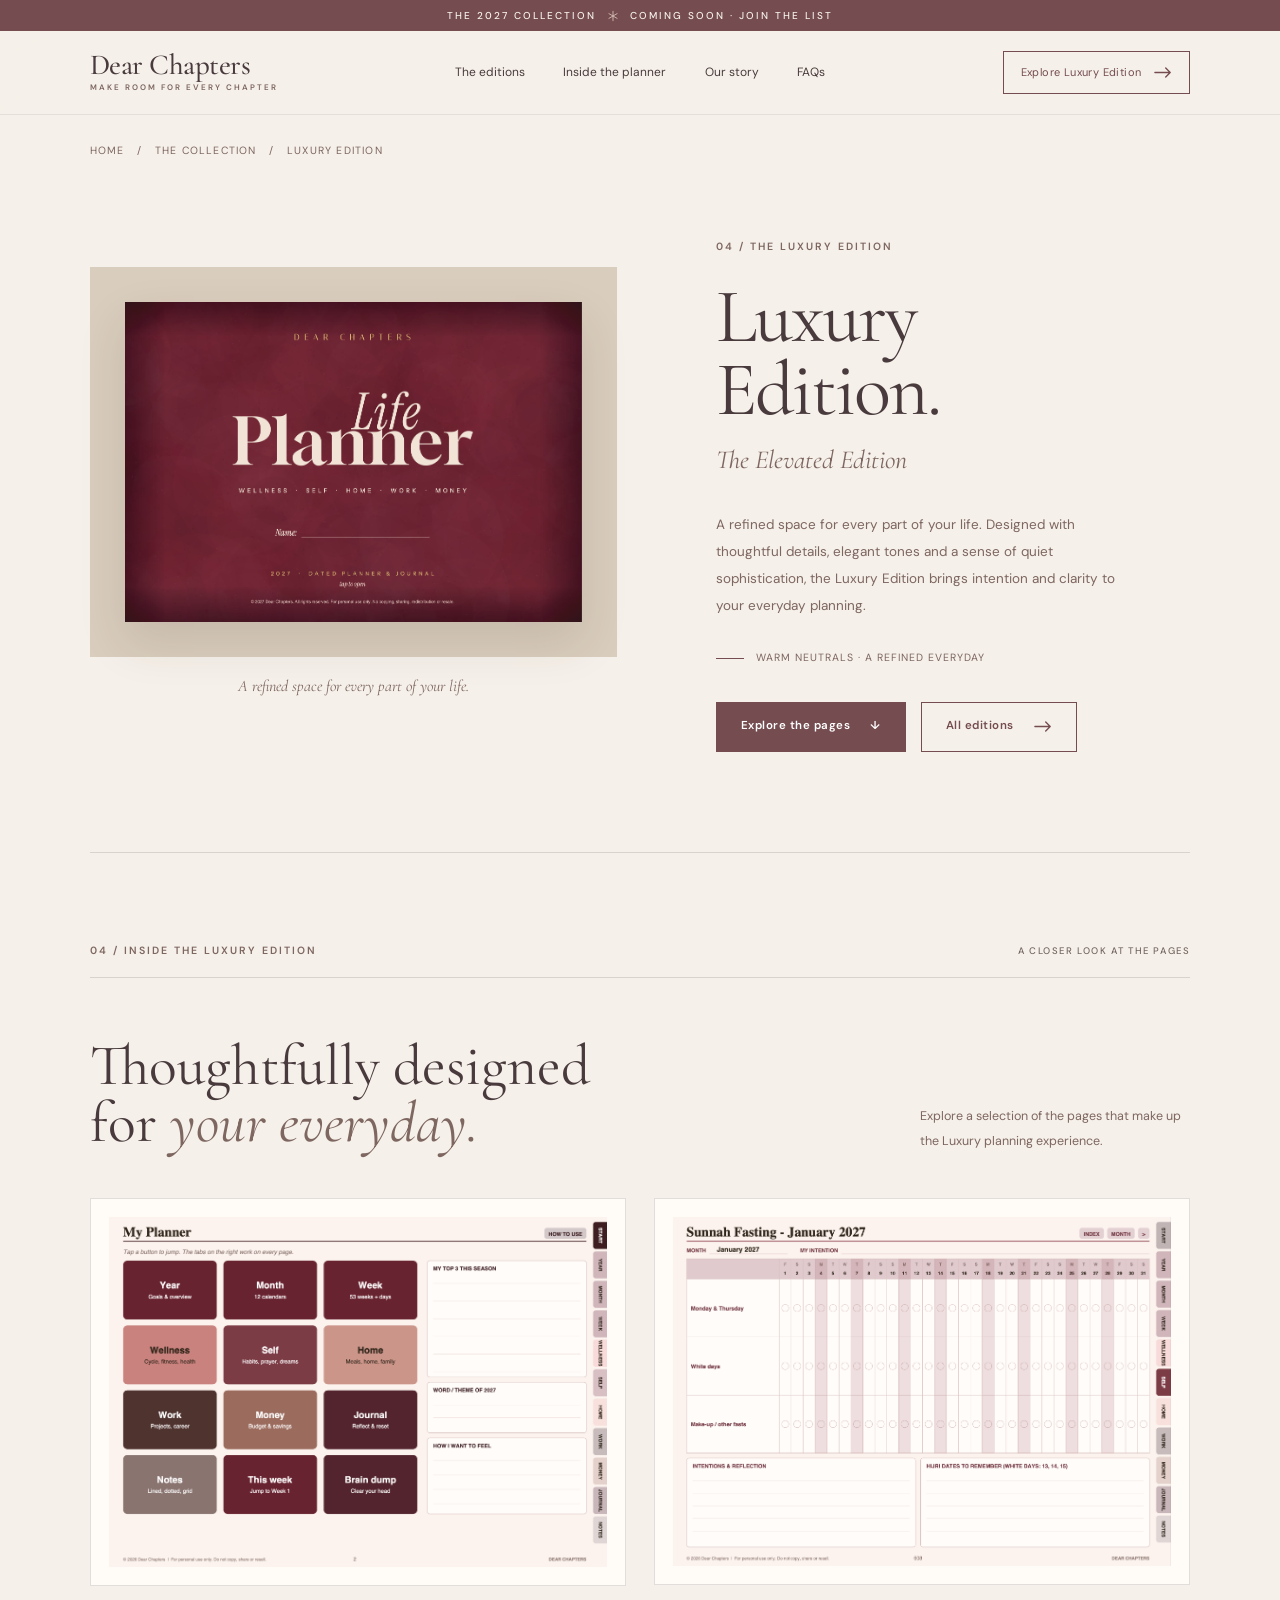
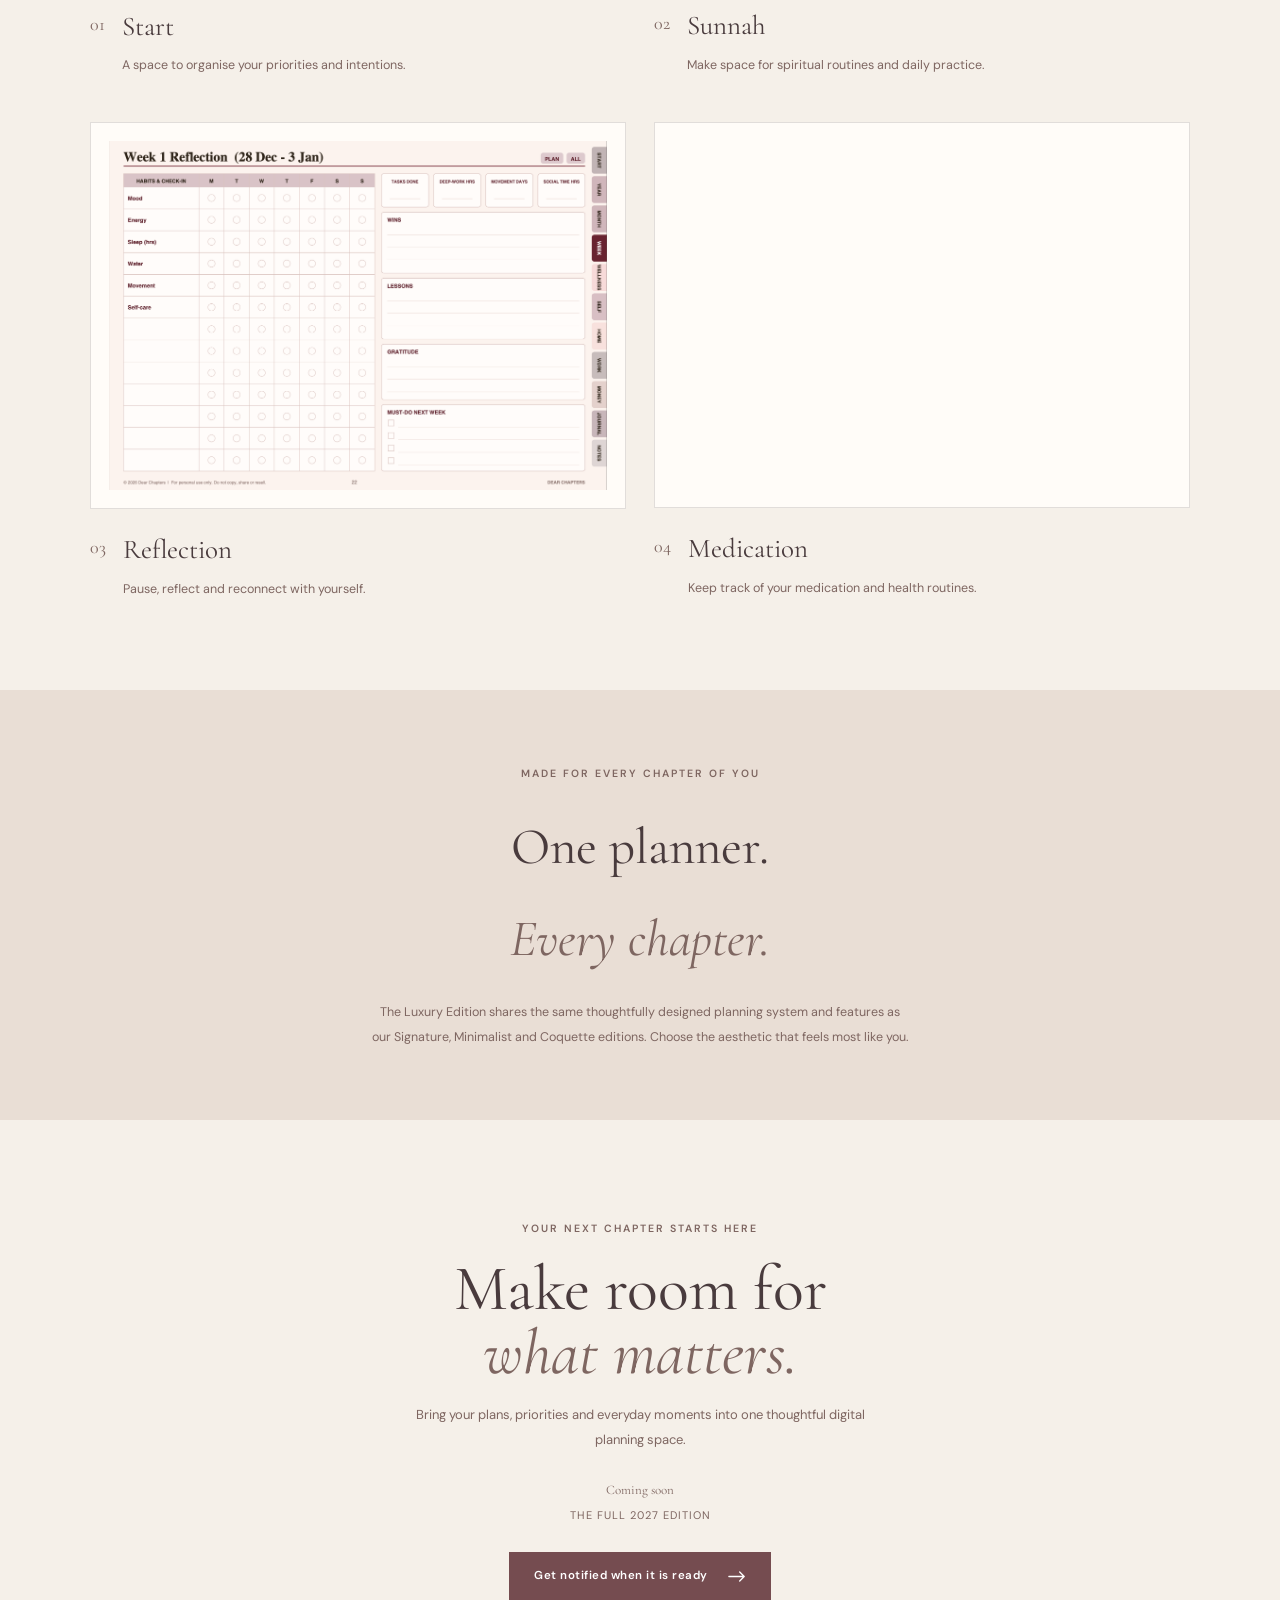
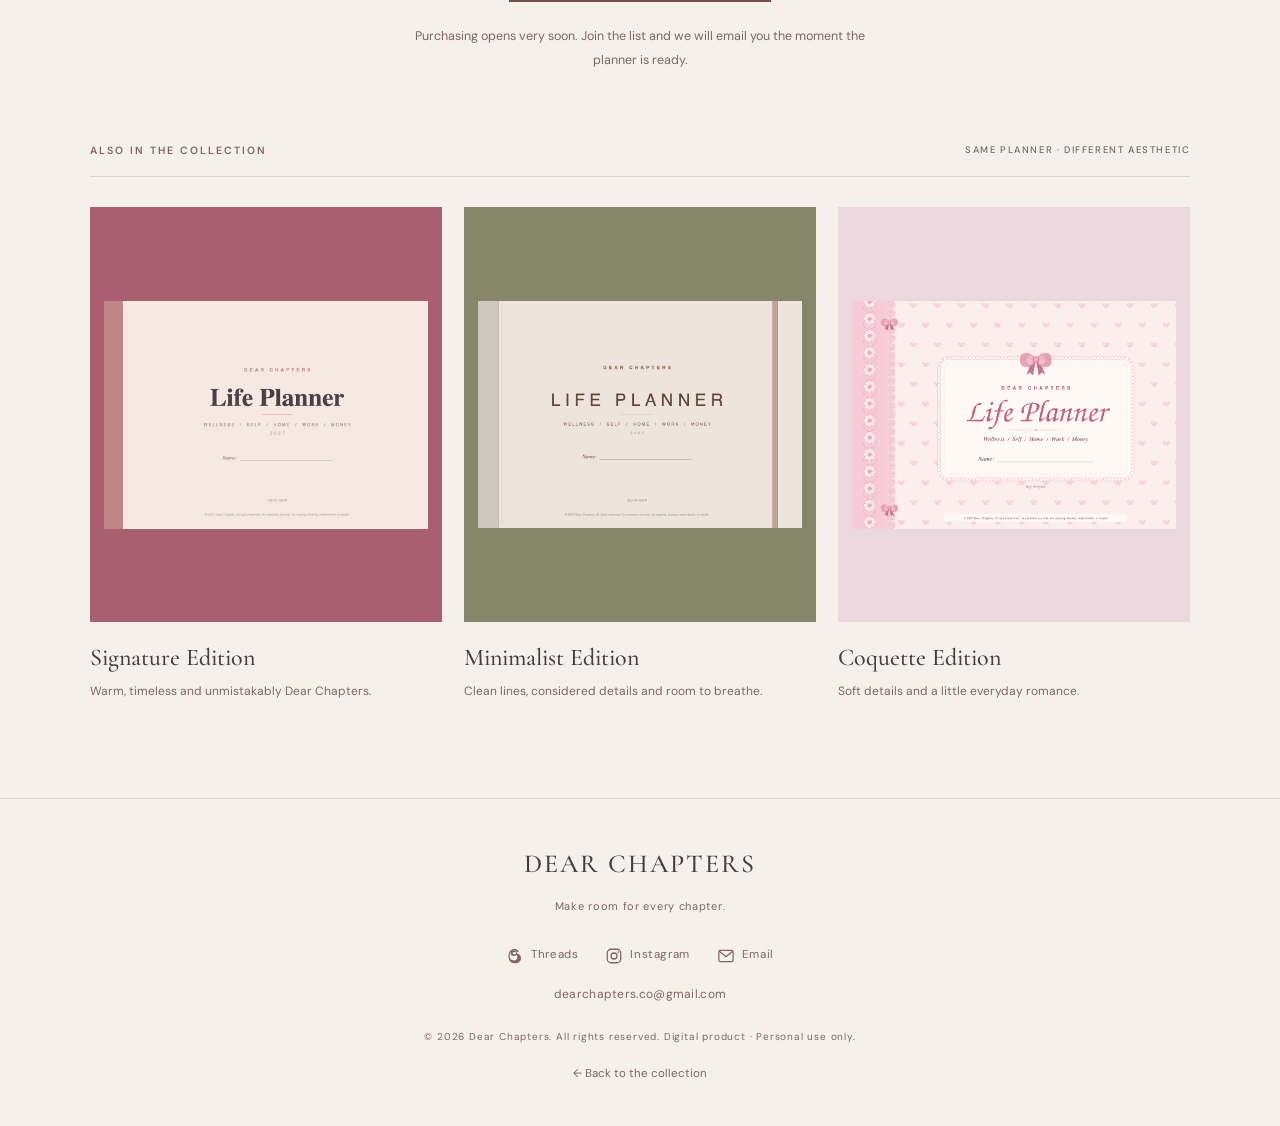
<file: luxury.html>
<!DOCTYPE html>
<html lang="en">
<head>
  <meta charset="UTF-8">
  <meta name="viewport" content="width=device-width, initial-scale=1.0">

  <title>Luxury Edition — Dear Chapters</title>
  <meta name="description" content="Discover the Dear Chapters Luxury Edition: an elevated digital planner with refined details for every chapter of your life.">
  <meta name="theme-color" content="#F5F0E9">
  <link rel="canonical" href="https://dearchapters.github.io/dear-chapters-website/luxury.html">
  <link rel="icon" href="favicon.svg" type="image/svg+xml">
  <link rel="apple-touch-icon" href="favicon.svg">

  <meta property="og:type" content="product">
  <meta property="og:title" content="Luxury Edition — Dear Chapters">
  <meta property="og:description" content="Discover the Dear Chapters Luxury Edition: an elevated digital planner with refined details for every chapter of your life.">
  <meta property="og:url" content="https://dearchapters.github.io/dear-chapters-website/luxury.html">
  <meta property="og:site_name" content="Dear Chapters">
  <meta property="og:image" content="https://dearchapters.github.io/dear-chapters-website/assets/products/luxury-cover.jpg">
  <meta name="twitter:card" content="summary_large_image">

  <link rel="preconnect" href="https://fonts.googleapis.com">
  <link rel="preconnect" href="https://fonts.gstatic.com" crossorigin>
  <link href="https://fonts.googleapis.com/css2?family=Cormorant+Garamond:wght@400;500;600&family=DM+Sans:wght@400;500;600;700&display=swap" rel="stylesheet">

  <link rel="stylesheet" href="style.css?v=3">

  <!-- Only this colour set is specific to the Luxury Edition. All layout lives in style.css. -->
  <style>
    body.theme-luxury {
      --t-bg: #F5F0E9;
      --t-card: #FFFCF8;
      --t-text: #493B3D;
      --t-muted: #7E6661;
      --t-btn: #754C50;
      --t-hover: #493B3D;
      --t-em: #7E6661;
      --t-eyebrow: #7E6661;
      --t-link: #7E6661;
      --t-line: rgba(73,59,61,0.16);
      --t-soft: #E9DED5;
      --t-cover: #D9CDBD;
      --t-cover-shadow: 0 20px 45px rgba(55, 40, 35, 0.12);
      --t-ann: #754C50;
      --t-ann-span: #D9CDBD;
      --t-header: rgba(245,240,233,0.96);
    }
  </style>

  <script>document.documentElement.className += " js";</script>

  <script type="application/ld+json">
{
  "@context": "https://schema.org",
  "@type": "Product",
  "name": "Dear Chapters Luxury Edition: 2027 Digital Planner",
  "description": "Discover the Dear Chapters Luxury Edition: an elevated digital planner with refined details for every chapter of your life.",
  "image": "https://dearchapters.github.io/dear-chapters-website/assets/products/luxury-cover.jpg",
  "brand": {
    "@type": "Brand",
    "name": "Dear Chapters"
  },
  "url": "https://dearchapters.github.io/dear-chapters-website/luxury.html"
}
  </script>
</head>

<body class="edition theme-luxury">

  <a class="skip-link" href="#main">Skip to content</a>

  <div class="announcement">
    THE 2027 COLLECTION <svg class="star" viewBox="0 0 28 28" aria-hidden="true"><path d="M14 3v22M4.5 8.5l19 11M4.5 19.5l19-11"/></svg> COMING SOON · JOIN THE LIST
  </div>

  <header class="site-header">
    <div class="header-inner">

      <a href="index.html" class="brand">
        <span class="brand-name">Dear Chapters</span>
        <span class="brand-subtitle">MAKE ROOM FOR EVERY CHAPTER</span>
      </a>

      <nav class="main-nav" aria-label="Main navigation">
        <a href="index.html#editions">The editions</a>
        <a href="#previews">Inside the planner</a>
        <a href="index.html#story">Our story</a>
        <a href="index.html#faq">FAQs</a>
      </nav>

      <a href="#purchase" class="nav-cta">
        Explore Luxury Edition <svg class="arr" viewBox="0 0 20 12" aria-hidden="true"><path d="M1 6h17M13 1l5 5-5 5"/></svg>
      </a>

      <button class="menu-toggle" aria-label="Toggle navigation" aria-expanded="false">
        <span></span><span></span>
      </button>

    </div>
  </header>

  <main id="main">

    <div class="ed-main">

      <div class="ed-breadcrumb">
        <a href="index.html">Home</a>
        &nbsp; / &nbsp;
        <a href="index.html#editions">The Collection</a>
        &nbsp; / &nbsp;
        Luxury Edition
      </div>

      <section class="ed-hero">

        <div>
          <div class="ed-cover-wrap">
            <img class="ed-cover" src="assets/products/luxury-cover.jpg" alt="Dear Chapters Luxury Edition digital planner cover" fetchpriority="high">
          </div>
          <p class="ed-cover-caption">A refined space for every part of your life.</p>
        </div>

        <div class="ed-copy">
          <span class="eyebrow">04 / THE LUXURY EDITION</span>
          <h1>Luxury<br>Edition.</h1>
          <p class="ed-subtitle">The Elevated Edition</p>
          <p class="ed-description">A refined space for every part of your life. Designed with thoughtful details, elegant tones and a sense of quiet sophistication, the Luxury Edition brings intention and clarity to your everyday planning.</p>
          <div class="ed-note">WARM NEUTRALS · A REFINED EVERYDAY</div>

          <div class="ed-actions">
            <a href="#previews" class="ed-button">Explore the pages <span>↓</span></a>
            <a href="index.html#editions" class="ed-button ed-button-secondary">All editions <svg class="arr" viewBox="0 0 20 12" aria-hidden="true"><path d="M1 6h17M13 1l5 5-5 5"/></svg></a>
          </div>
        </div>

      </section>

      <div class="ed-divider"></div>

      <section class="ed-section" id="previews">

        <div class="section-topline">
          <span class="eyebrow">04 / INSIDE THE LUXURY EDITION</span>
          <span class="section-side-note">A CLOSER LOOK AT THE PAGES</span>
        </div>

        <div class="ed-heading" style="margin-top:45px">
          <div><h2>Thoughtfully designed<br>for <em>your everyday.</em></h2></div>
          <p>Explore a selection of the pages that make up the Luxury planning experience.</p>
        </div>

        <div class="ed-grid">

          <article class="ed-card">
            <div class="ed-card-image">
              <img src="assets/products/start-lux.jpg" alt="Luxury Edition Start planner pages" loading="lazy" decoding="async">
            </div>
            <div class="ed-card-caption">
              <span class="ed-card-number">01</span>
              <div>
                <h3>Start</h3>
                <p>A space to organise your priorities and intentions.</p>
              </div>
            </div>
          </article>

          <article class="ed-card">
            <div class="ed-card-image">
              <img src="assets/products/sunnah-lux.jpg" alt="Luxury Edition Sunnah section" loading="lazy" decoding="async">
            </div>
            <div class="ed-card-caption">
              <span class="ed-card-number">02</span>
              <div>
                <h3>Sunnah</h3>
                <p>Make space for spiritual routines and daily practice.</p>
              </div>
            </div>
          </article>

          <article class="ed-card">
            <div class="ed-card-image">
              <img src="assets/products/reflection-lux.jpg" alt="Luxury Edition Reflection section" loading="lazy" decoding="async">
            </div>
            <div class="ed-card-caption">
              <span class="ed-card-number">03</span>
              <div>
                <h3>Reflection</h3>
                <p>Pause, reflect and reconnect with yourself.</p>
              </div>
            </div>
          </article>

          <article class="ed-card">
            <div class="ed-card-image">
              <img src="assets/products/medication-lux.jpg" alt="Luxury Edition Medication section" loading="lazy" decoding="async">
            </div>
            <div class="ed-card-caption">
              <span class="ed-card-number">04</span>
              <div>
                <h3>Medication</h3>
                <p>Keep track of your medication and health routines.</p>
              </div>
            </div>
          </article>

        </div>

      </section>

    </div>

    <section class="ed-strip">
      <span class="eyebrow">MADE FOR EVERY CHAPTER OF YOU</span>
      <h2>One planner.<br><em>Every chapter.</em></h2>
      <p>The Luxury Edition shares the same thoughtfully designed planning system and features as our Signature, Minimalist and Coquette editions. Choose the aesthetic that feels most like you.</p>
    </section>

    <section class="ed-main">

      <div class="ed-purchase" id="purchase">

        <span class="eyebrow">YOUR NEXT CHAPTER STARTS HERE</span>

        <h2>Make room for<br><em>what matters.</em></h2>

        <p>Bring your plans, priorities and everyday moments into one thoughtful digital planning space.</p>

        <p class="ed-price-line">Coming soon<small>THE FULL 2027 EDITION</small></p>

        <!-- PAUSED: payment link removed while payment verification is pending.  Original links are listed in README.md -->
        <a href="index.html#subscribe" class="ed-button">
          Get notified when it is ready <svg class="arr" viewBox="0 0 20 12" aria-hidden="true"><path d="M1 6h17M13 1l5 5-5 5"/></svg>
        </a>

        <p class="ed-trial">Purchasing opens very soon. Join the list and we will email you the moment the planner is ready.</p>

      </div>

    </section>

    <section class="ed-main ed-others">
      <div class="section-topline">
        <span class="eyebrow">ALSO IN THE COLLECTION</span>
        <span class="section-side-note">SAME PLANNER · DIFFERENT AESTHETIC</span>
      </div>
      <div class="ed-others-grid">

          <a class="ed-other" href="og.html" aria-label="View the Signature Edition">
            <div class="ed-other-img" style="background:#A85F70">
              <img src="assets/products/og-cover.jpg" alt="Signature Edition planner cover" loading="lazy" decoding="async">
            </div>
            <h3>Signature Edition</h3>
            <p>Warm, timeless and unmistakably Dear Chapters.</p>
          </a>

          <a class="ed-other" href="minimalist.html" aria-label="View the Minimalist Edition">
            <div class="ed-other-img" style="background:#85866A">
              <img src="assets/products/minimalist-cover.jpg" alt="Minimalist Edition planner cover" loading="lazy" decoding="async">
            </div>
            <h3>Minimalist Edition</h3>
            <p>Clean lines, considered details and room to breathe.</p>
          </a>

          <a class="ed-other" href="coquette.html" aria-label="View the Coquette Edition">
            <div class="ed-other-img" style="background:#EBD8DE">
              <img src="assets/products/coquette-cover.jpg" alt="Coquette Edition planner cover" loading="lazy" decoding="async">
            </div>
            <h3>Coquette Edition</h3>
            <p>Soft details and a little everyday romance.</p>
          </a>

      </div>
    </section>

  </main>

  <footer class="ed-footer">

    <div class="ed-footer-inner">

      <a href="index.html" class="ed-footer-brand">DEAR CHAPTERS</a>

      <p class="ed-footer-tagline">Make room for every chapter.</p>

      <div class="ed-socials">
        <a href="https://www.threads.net/@dearchapters.co" target="_blank" rel="noopener noreferrer" aria-label="Visit Dear Chapters on Threads" class="ed-social-link">
          <svg viewBox="0 0 24 24" aria-hidden="true"><path fill="currentColor" d="M12.1 2.2c-5.4 0-8.8 3.8-8.8 9.8 0 6.3 3.2 9.8 8.7 9.8 4.9 0 8-2.8 8-7.1 0-3.5-2.1-5.7-5.6-6.2-.3-2.4-1.8-3.7-4.1-3.7-2.5 0-4.2 1.5-4.2 3.7 0 2.1 1.6 3.4 4.2 3.4 1.5 0 2.8-.5 3.8-1.3.7.7 1.1 1.7 1.1 3 0 2.6-1.9 4.3-5 4.3-3.5 0-5.4-2.1-5.4-6.1 0-4.5 2.1-7 5.8-7 2.1 0 3.5.8 4.4 2.5l2-.9c-1.2-2.8-3.7-4.2-7-4.2Zm-.9 7.7c-1.5 0-2.3-.5-2.3-1.5 0-1.1.9-1.8 2.4-1.8 1.3 0 2.1.7 2.3 2.1-.7.8-1.5 1.2-2.4 1.2Z"/></svg>
          <span>Threads</span></a>
        <a href="https://www.instagram.com/dearchapters.co/" target="_blank" rel="noopener noreferrer" aria-label="Visit Dear Chapters on Instagram" class="ed-social-link">
          <svg viewBox="0 0 24 24" aria-hidden="true"><rect x="3" y="3" width="18" height="18" rx="5" fill="none" stroke="currentColor" stroke-width="1.7"/><circle cx="12" cy="12" r="4" fill="none" stroke="currentColor" stroke-width="1.7"/><circle cx="17.5" cy="6.8" r="1.1" fill="currentColor"/></svg>
          <span>Instagram</span></a>
        <a href="mailto:dearchapters.co@gmail.com" aria-label="Email Dear Chapters" class="ed-social-link">
          <svg viewBox="0 0 24 24" aria-hidden="true"><rect x="2.5" y="4.5" width="19" height="15" rx="2" fill="none" stroke="currentColor" stroke-width="1.6"/><path d="m3.5 6 8.5 7 8.5-7" fill="none" stroke="currentColor" stroke-width="1.6" stroke-linecap="round" stroke-linejoin="round"/></svg>
          <span>Email</span></a>
      </div>

      <a href="mailto:dearchapters.co@gmail.com" class="ed-footer-email">dearchapters.co@gmail.com</a>

      <p class="ed-footer-copyright">© 2026 Dear Chapters. All rights reserved. Digital product · Personal use only.</p>

      <a href="index.html" class="ed-footer-back">← Back to the collection</a>

    </div>

  </footer>

  <script src="script.js?v=3"></script>

</body>
</html>
</file>
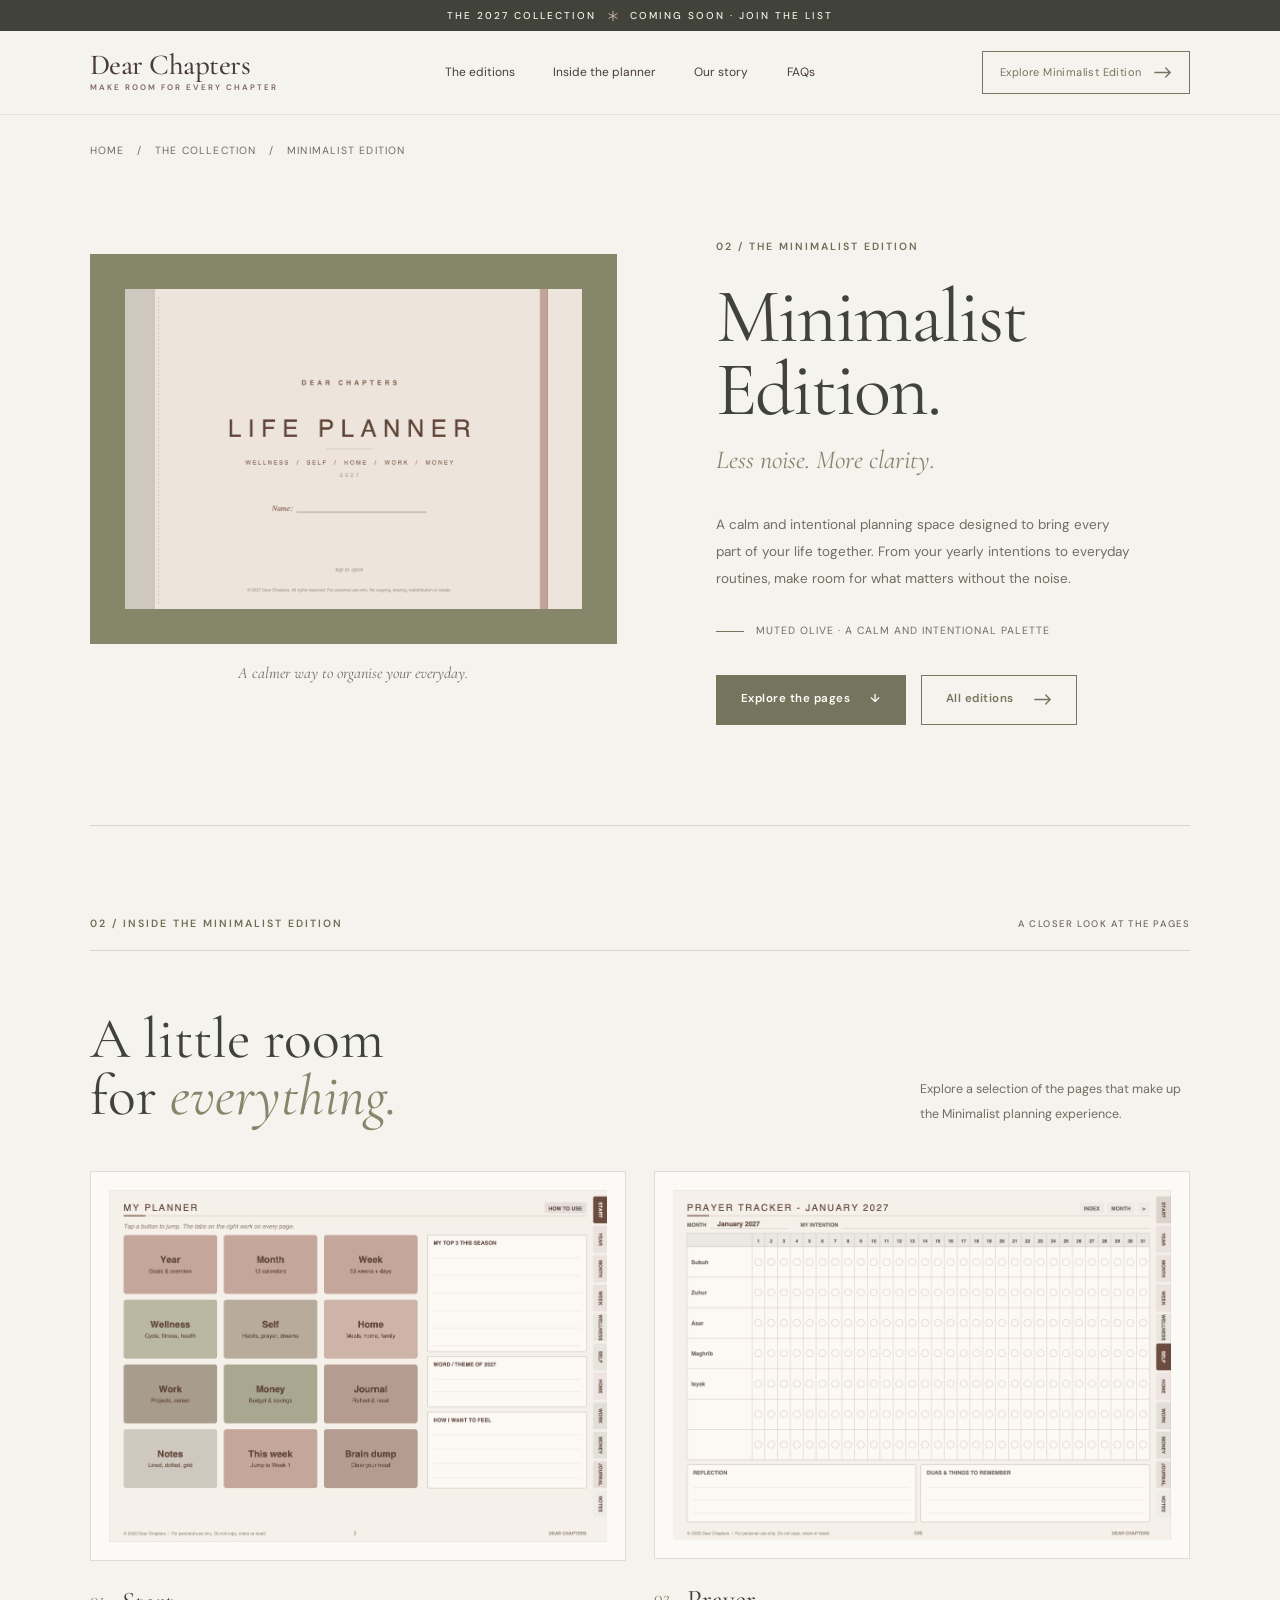
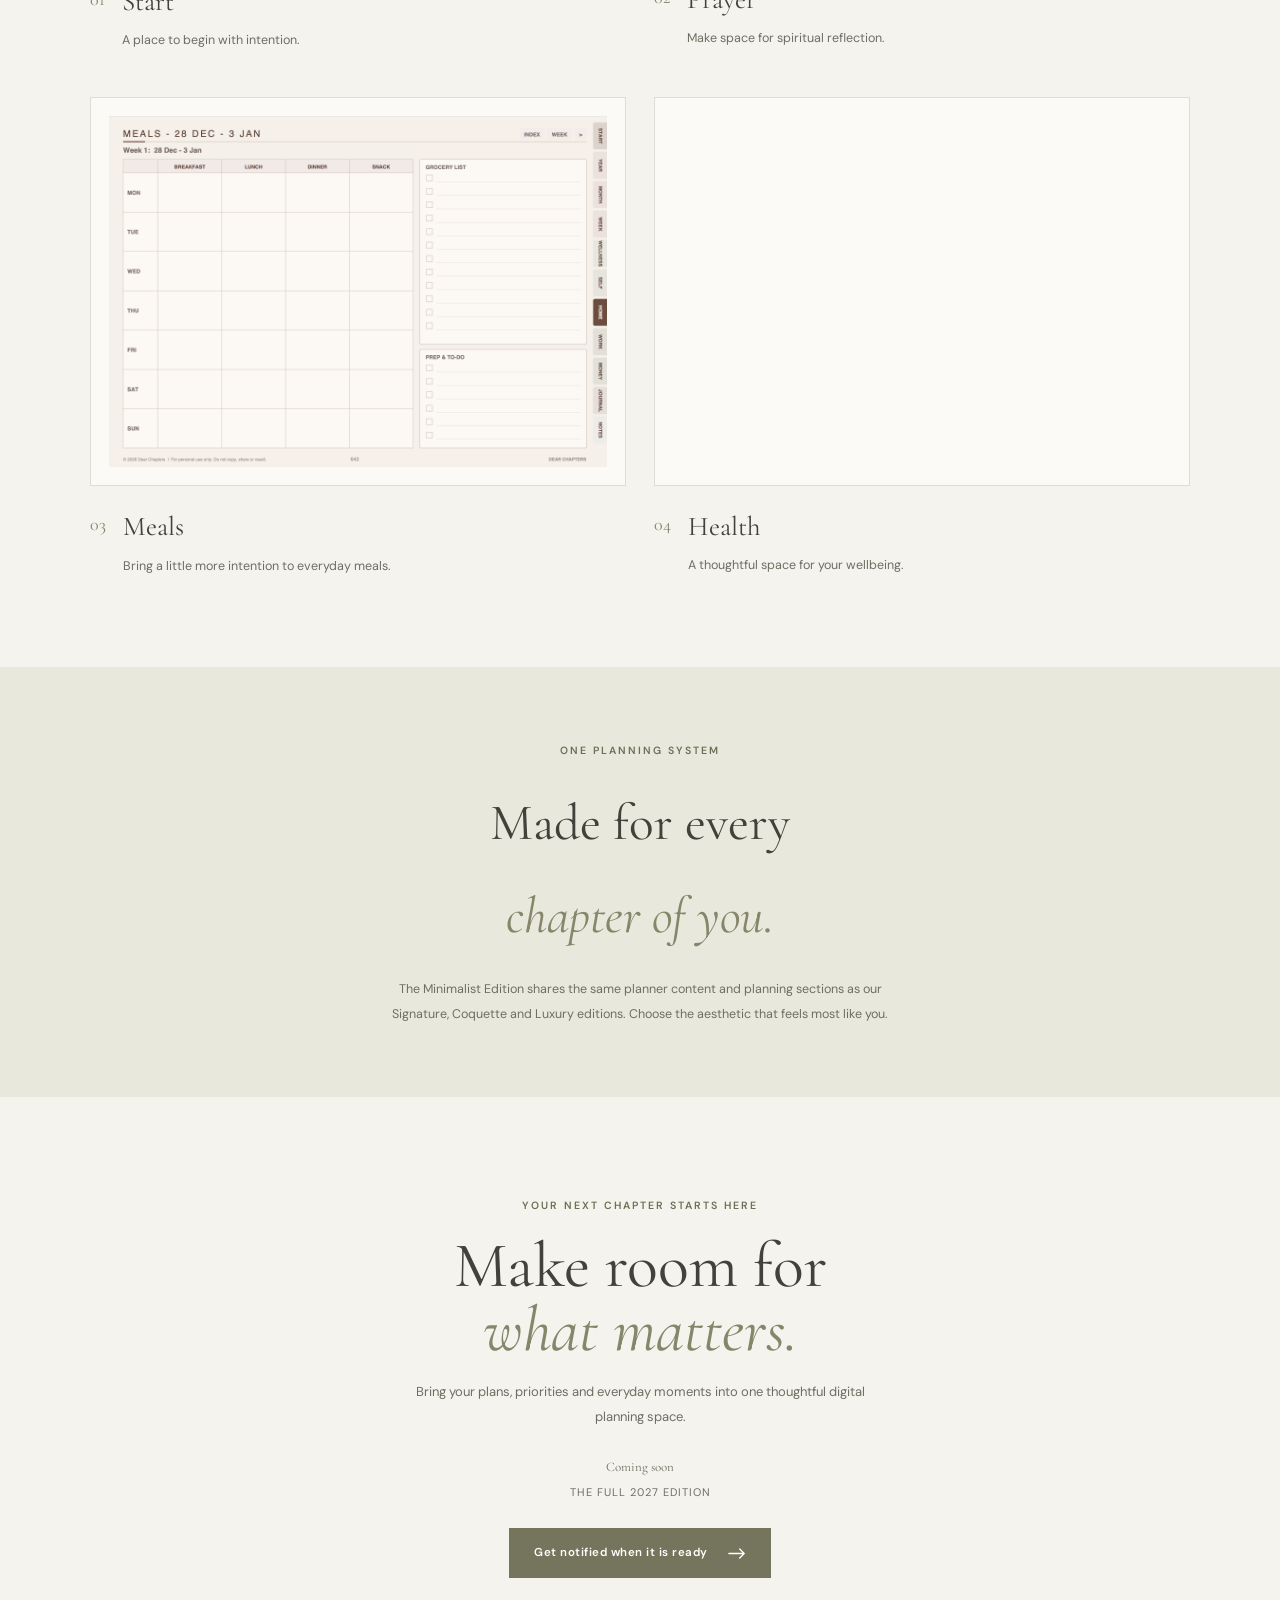
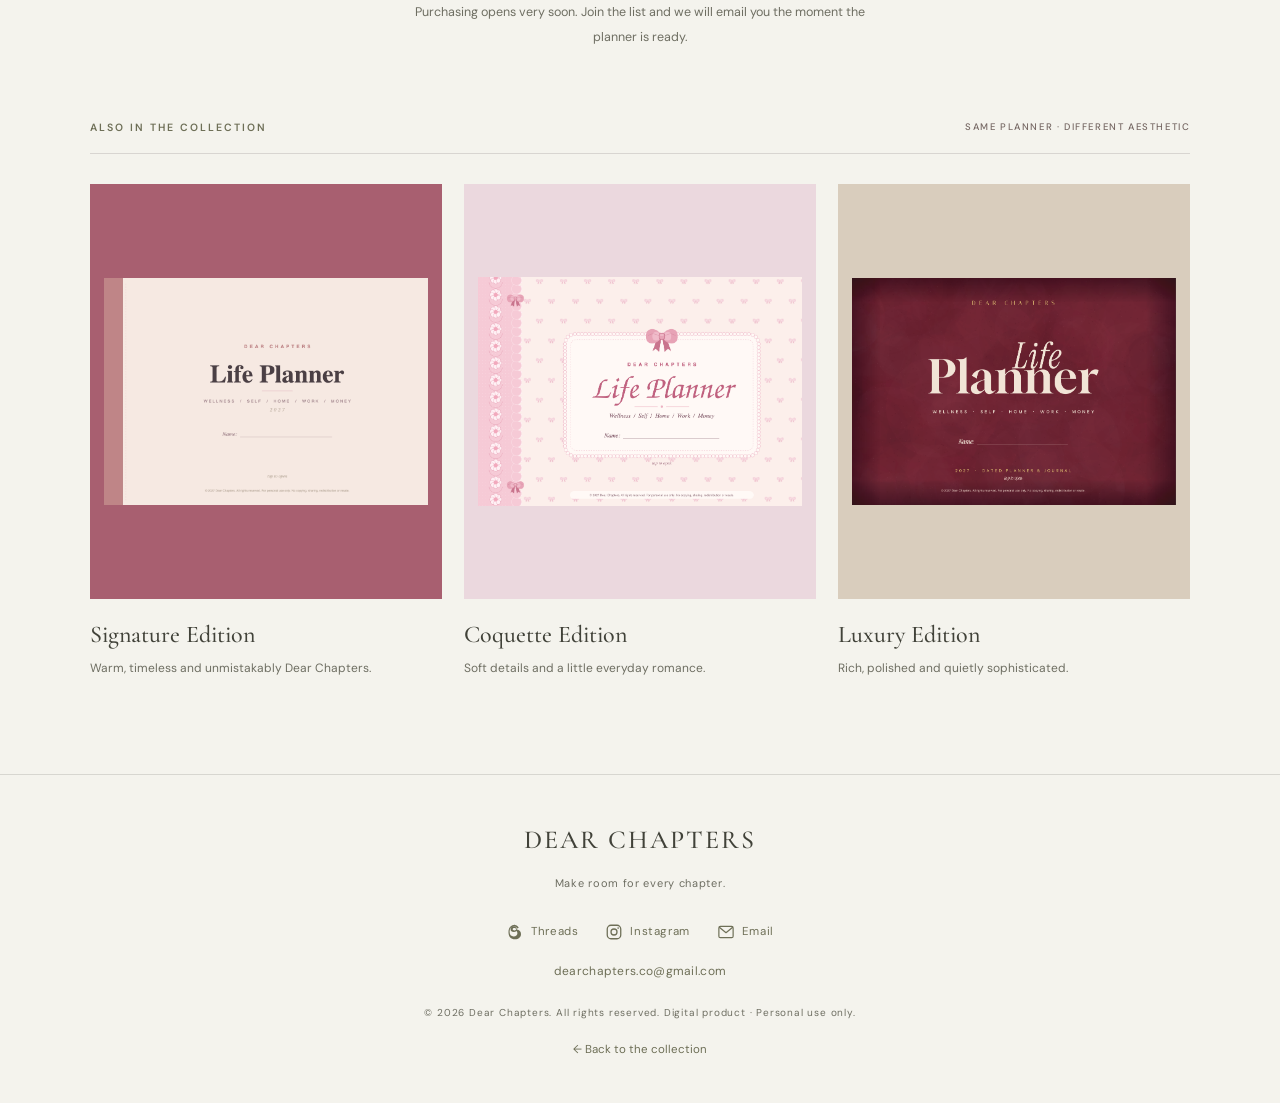
<file: minimalist.html>
<!DOCTYPE html>
<html lang="en">
<head>
  <meta charset="UTF-8">
  <meta name="viewport" content="width=device-width, initial-scale=1.0">

  <title>Minimalist Edition — Dear Chapters</title>
  <meta name="description" content="Discover the Dear Chapters Minimalist Edition: a calm olive-green digital planner for every chapter of your life.">
  <meta name="theme-color" content="#F4F3ED">
  <link rel="canonical" href="https://dearchapters.github.io/dear-chapters-website/minimalist.html">
  <link rel="icon" href="favicon.svg" type="image/svg+xml">
  <link rel="apple-touch-icon" href="favicon.svg">

  <meta property="og:type" content="product">
  <meta property="og:title" content="Minimalist Edition — Dear Chapters">
  <meta property="og:description" content="Discover the Dear Chapters Minimalist Edition: a calm olive-green digital planner for every chapter of your life.">
  <meta property="og:url" content="https://dearchapters.github.io/dear-chapters-website/minimalist.html">
  <meta property="og:site_name" content="Dear Chapters">
  <meta property="og:image" content="https://dearchapters.github.io/dear-chapters-website/assets/products/minimalist-cover.jpg">
  <meta name="twitter:card" content="summary_large_image">

  <link rel="preconnect" href="https://fonts.googleapis.com">
  <link rel="preconnect" href="https://fonts.gstatic.com" crossorigin>
  <link href="https://fonts.googleapis.com/css2?family=Cormorant+Garamond:wght@400;500;600&family=DM+Sans:wght@400;500;600;700&display=swap" rel="stylesheet">

  <link rel="stylesheet" href="style.css?v=3">

  <!-- Only this colour set is specific to the Minimalist Edition. All layout lives in style.css. -->
  <style>
    body.theme-minimalist {
      --t-bg: #F4F3ED;
      --t-card: #FBFAF6;
      --t-text: #414239;
      --t-muted: #6E6E62;
      --t-btn: #75755D;
      --t-hover: #5A5C45;
      --t-em: #85866A;
      --t-eyebrow: #6E6F57;
      --t-link: #6E6F57;
      --t-line: rgba(65,66,57,0.16);
      --t-soft: #E8E8DD;
      --t-cover: #85866A;
      --t-cover-shadow: none;
      --t-ann: #414239;
      --t-ann-span: #B3B494;
      --t-header: rgba(244,243,237,0.96);
    }
  </style>

  <script>document.documentElement.className += " js";</script>

  <script type="application/ld+json">
{
  "@context": "https://schema.org",
  "@type": "Product",
  "name": "Dear Chapters Minimalist Edition: 2027 Digital Planner",
  "description": "Discover the Dear Chapters Minimalist Edition: a calm olive-green digital planner for every chapter of your life.",
  "image": "https://dearchapters.github.io/dear-chapters-website/assets/products/minimalist-cover.jpg",
  "brand": {
    "@type": "Brand",
    "name": "Dear Chapters"
  },
  "url": "https://dearchapters.github.io/dear-chapters-website/minimalist.html"
}
  </script>
</head>

<body class="edition theme-minimalist">

  <a class="skip-link" href="#main">Skip to content</a>

  <div class="announcement">
    THE 2027 COLLECTION <svg class="star" viewBox="0 0 28 28" aria-hidden="true"><path d="M14 3v22M4.5 8.5l19 11M4.5 19.5l19-11"/></svg> COMING SOON · JOIN THE LIST
  </div>

  <header class="site-header">
    <div class="header-inner">

      <a href="index.html" class="brand">
        <span class="brand-name">Dear Chapters</span>
        <span class="brand-subtitle">MAKE ROOM FOR EVERY CHAPTER</span>
      </a>

      <nav class="main-nav" aria-label="Main navigation">
        <a href="index.html#editions">The editions</a>
        <a href="#previews">Inside the planner</a>
        <a href="index.html#story">Our story</a>
        <a href="index.html#faq">FAQs</a>
      </nav>

      <a href="#purchase" class="nav-cta">
        Explore Minimalist Edition <svg class="arr" viewBox="0 0 20 12" aria-hidden="true"><path d="M1 6h17M13 1l5 5-5 5"/></svg>
      </a>

      <button class="menu-toggle" aria-label="Toggle navigation" aria-expanded="false">
        <span></span><span></span>
      </button>

    </div>
  </header>

  <main id="main">

    <div class="ed-main">

      <div class="ed-breadcrumb">
        <a href="index.html">Home</a>
        &nbsp; / &nbsp;
        <a href="index.html#editions">The Collection</a>
        &nbsp; / &nbsp;
        Minimalist Edition
      </div>

      <section class="ed-hero">

        <div>
          <div class="ed-cover-wrap">
            <img class="ed-cover" src="assets/products/minimalist-cover.jpg" alt="Dear Chapters Minimalist Edition olive-green planner cover" fetchpriority="high">
          </div>
          <p class="ed-cover-caption">A calmer way to organise your everyday.</p>
        </div>

        <div class="ed-copy">
          <span class="eyebrow">02 / THE MINIMALIST EDITION</span>
          <h1>Minimalist<br>Edition.</h1>
          <p class="ed-subtitle">Less noise. More clarity.</p>
          <p class="ed-description">A calm and intentional planning space designed to bring every part of your life together. From your yearly intentions to everyday routines, make room for what matters without the noise.</p>
          <div class="ed-note">MUTED OLIVE · A CALM AND INTENTIONAL PALETTE</div>

          <div class="ed-actions">
            <a href="#previews" class="ed-button">Explore the pages <span>↓</span></a>
            <a href="index.html#editions" class="ed-button ed-button-secondary">All editions <svg class="arr" viewBox="0 0 20 12" aria-hidden="true"><path d="M1 6h17M13 1l5 5-5 5"/></svg></a>
          </div>
        </div>

      </section>

      <div class="ed-divider"></div>

      <section class="ed-section" id="previews">

        <div class="section-topline">
          <span class="eyebrow">02 / INSIDE THE MINIMALIST EDITION</span>
          <span class="section-side-note">A CLOSER LOOK AT THE PAGES</span>
        </div>

        <div class="ed-heading" style="margin-top:45px">
          <div><h2>A little room<br>for <em>everything.</em></h2></div>
          <p>Explore a selection of the pages that make up the Minimalist planning experience.</p>
        </div>

        <div class="ed-grid">

          <article class="ed-card">
            <div class="ed-card-image">
              <img src="assets/products/start-min.jpg" alt="Minimalist Edition Start planner pages" loading="lazy" decoding="async">
            </div>
            <div class="ed-card-caption">
              <span class="ed-card-number">01</span>
              <div>
                <h3>Start</h3>
                <p>A place to begin with intention.</p>
              </div>
            </div>
          </article>

          <article class="ed-card">
            <div class="ed-card-image">
              <img src="assets/products/prayer-min.jpg" alt="Minimalist Edition Prayer planner pages" loading="lazy" decoding="async">
            </div>
            <div class="ed-card-caption">
              <span class="ed-card-number">02</span>
              <div>
                <h3>Prayer</h3>
                <p>Make space for spiritual reflection.</p>
              </div>
            </div>
          </article>

          <article class="ed-card">
            <div class="ed-card-image">
              <img src="assets/products/meals-min.jpg" alt="Minimalist Edition Meals planning pages" loading="lazy" decoding="async">
            </div>
            <div class="ed-card-caption">
              <span class="ed-card-number">03</span>
              <div>
                <h3>Meals</h3>
                <p>Bring a little more intention to everyday meals.</p>
              </div>
            </div>
          </article>

          <article class="ed-card">
            <div class="ed-card-image">
              <img src="assets/products/health-min.jpg" alt="Minimalist Edition Health planning pages" loading="lazy" decoding="async">
            </div>
            <div class="ed-card-caption">
              <span class="ed-card-number">04</span>
              <div>
                <h3>Health</h3>
                <p>A thoughtful space for your wellbeing.</p>
              </div>
            </div>
          </article>

        </div>

      </section>

    </div>

    <section class="ed-strip">
      <span class="eyebrow">ONE PLANNING SYSTEM</span>
      <h2>Made for every<br><em>chapter of you.</em></h2>
      <p>The Minimalist Edition shares the same planner content and planning sections as our Signature, Coquette and Luxury editions. Choose the aesthetic that feels most like you.</p>
    </section>

    <section class="ed-main">

      <div class="ed-purchase" id="purchase">

        <span class="eyebrow">YOUR NEXT CHAPTER STARTS HERE</span>

        <h2>Make room for<br><em>what matters.</em></h2>

        <p>Bring your plans, priorities and everyday moments into one thoughtful digital planning space.</p>

        <p class="ed-price-line">Coming soon<small>THE FULL 2027 EDITION</small></p>

        <!-- PAUSED: payment link removed while payment verification is pending.  Original links are listed in README.md -->
        <a href="index.html#subscribe" class="ed-button">
          Get notified when it is ready <svg class="arr" viewBox="0 0 20 12" aria-hidden="true"><path d="M1 6h17M13 1l5 5-5 5"/></svg>
        </a>

        <p class="ed-trial">Purchasing opens very soon. Join the list and we will email you the moment the planner is ready.</p>

      </div>

    </section>

    <section class="ed-main ed-others">
      <div class="section-topline">
        <span class="eyebrow">ALSO IN THE COLLECTION</span>
        <span class="section-side-note">SAME PLANNER · DIFFERENT AESTHETIC</span>
      </div>
      <div class="ed-others-grid">

          <a class="ed-other" href="og.html" aria-label="View the Signature Edition">
            <div class="ed-other-img" style="background:#A85F70">
              <img src="assets/products/og-cover.jpg" alt="Signature Edition planner cover" loading="lazy" decoding="async">
            </div>
            <h3>Signature Edition</h3>
            <p>Warm, timeless and unmistakably Dear Chapters.</p>
          </a>

          <a class="ed-other" href="coquette.html" aria-label="View the Coquette Edition">
            <div class="ed-other-img" style="background:#EBD8DE">
              <img src="assets/products/coquette-cover.jpg" alt="Coquette Edition planner cover" loading="lazy" decoding="async">
            </div>
            <h3>Coquette Edition</h3>
            <p>Soft details and a little everyday romance.</p>
          </a>

          <a class="ed-other" href="luxury.html" aria-label="View the Luxury Edition">
            <div class="ed-other-img" style="background:#D9CDBD">
              <img src="assets/products/luxury-cover.jpg" alt="Luxury Edition planner cover" loading="lazy" decoding="async">
            </div>
            <h3>Luxury Edition</h3>
            <p>Rich, polished and quietly sophisticated.</p>
          </a>

      </div>
    </section>

  </main>

  <footer class="ed-footer">

    <div class="ed-footer-inner">

      <a href="index.html" class="ed-footer-brand">DEAR CHAPTERS</a>

      <p class="ed-footer-tagline">Make room for every chapter.</p>

      <div class="ed-socials">
        <a href="https://www.threads.net/@dearchapters.co" target="_blank" rel="noopener noreferrer" aria-label="Visit Dear Chapters on Threads" class="ed-social-link">
          <svg viewBox="0 0 24 24" aria-hidden="true"><path fill="currentColor" d="M12.1 2.2c-5.4 0-8.8 3.8-8.8 9.8 0 6.3 3.2 9.8 8.7 9.8 4.9 0 8-2.8 8-7.1 0-3.5-2.1-5.7-5.6-6.2-.3-2.4-1.8-3.7-4.1-3.7-2.5 0-4.2 1.5-4.2 3.7 0 2.1 1.6 3.4 4.2 3.4 1.5 0 2.8-.5 3.8-1.3.7.7 1.1 1.7 1.1 3 0 2.6-1.9 4.3-5 4.3-3.5 0-5.4-2.1-5.4-6.1 0-4.5 2.1-7 5.8-7 2.1 0 3.5.8 4.4 2.5l2-.9c-1.2-2.8-3.7-4.2-7-4.2Zm-.9 7.7c-1.5 0-2.3-.5-2.3-1.5 0-1.1.9-1.8 2.4-1.8 1.3 0 2.1.7 2.3 2.1-.7.8-1.5 1.2-2.4 1.2Z"/></svg>
          <span>Threads</span></a>
        <a href="https://www.instagram.com/dearchapters.co/" target="_blank" rel="noopener noreferrer" aria-label="Visit Dear Chapters on Instagram" class="ed-social-link">
          <svg viewBox="0 0 24 24" aria-hidden="true"><rect x="3" y="3" width="18" height="18" rx="5" fill="none" stroke="currentColor" stroke-width="1.7"/><circle cx="12" cy="12" r="4" fill="none" stroke="currentColor" stroke-width="1.7"/><circle cx="17.5" cy="6.8" r="1.1" fill="currentColor"/></svg>
          <span>Instagram</span></a>
        <a href="mailto:dearchapters.co@gmail.com" aria-label="Email Dear Chapters" class="ed-social-link">
          <svg viewBox="0 0 24 24" aria-hidden="true"><rect x="2.5" y="4.5" width="19" height="15" rx="2" fill="none" stroke="currentColor" stroke-width="1.6"/><path d="m3.5 6 8.5 7 8.5-7" fill="none" stroke="currentColor" stroke-width="1.6" stroke-linecap="round" stroke-linejoin="round"/></svg>
          <span>Email</span></a>
      </div>

      <a href="mailto:dearchapters.co@gmail.com" class="ed-footer-email">dearchapters.co@gmail.com</a>

      <p class="ed-footer-copyright">© 2026 Dear Chapters. All rights reserved. Digital product · Personal use only.</p>

      <a href="index.html" class="ed-footer-back">← Back to the collection</a>

    </div>

  </footer>

  <script src="script.js?v=3"></script>

</body>
</html>
</file>
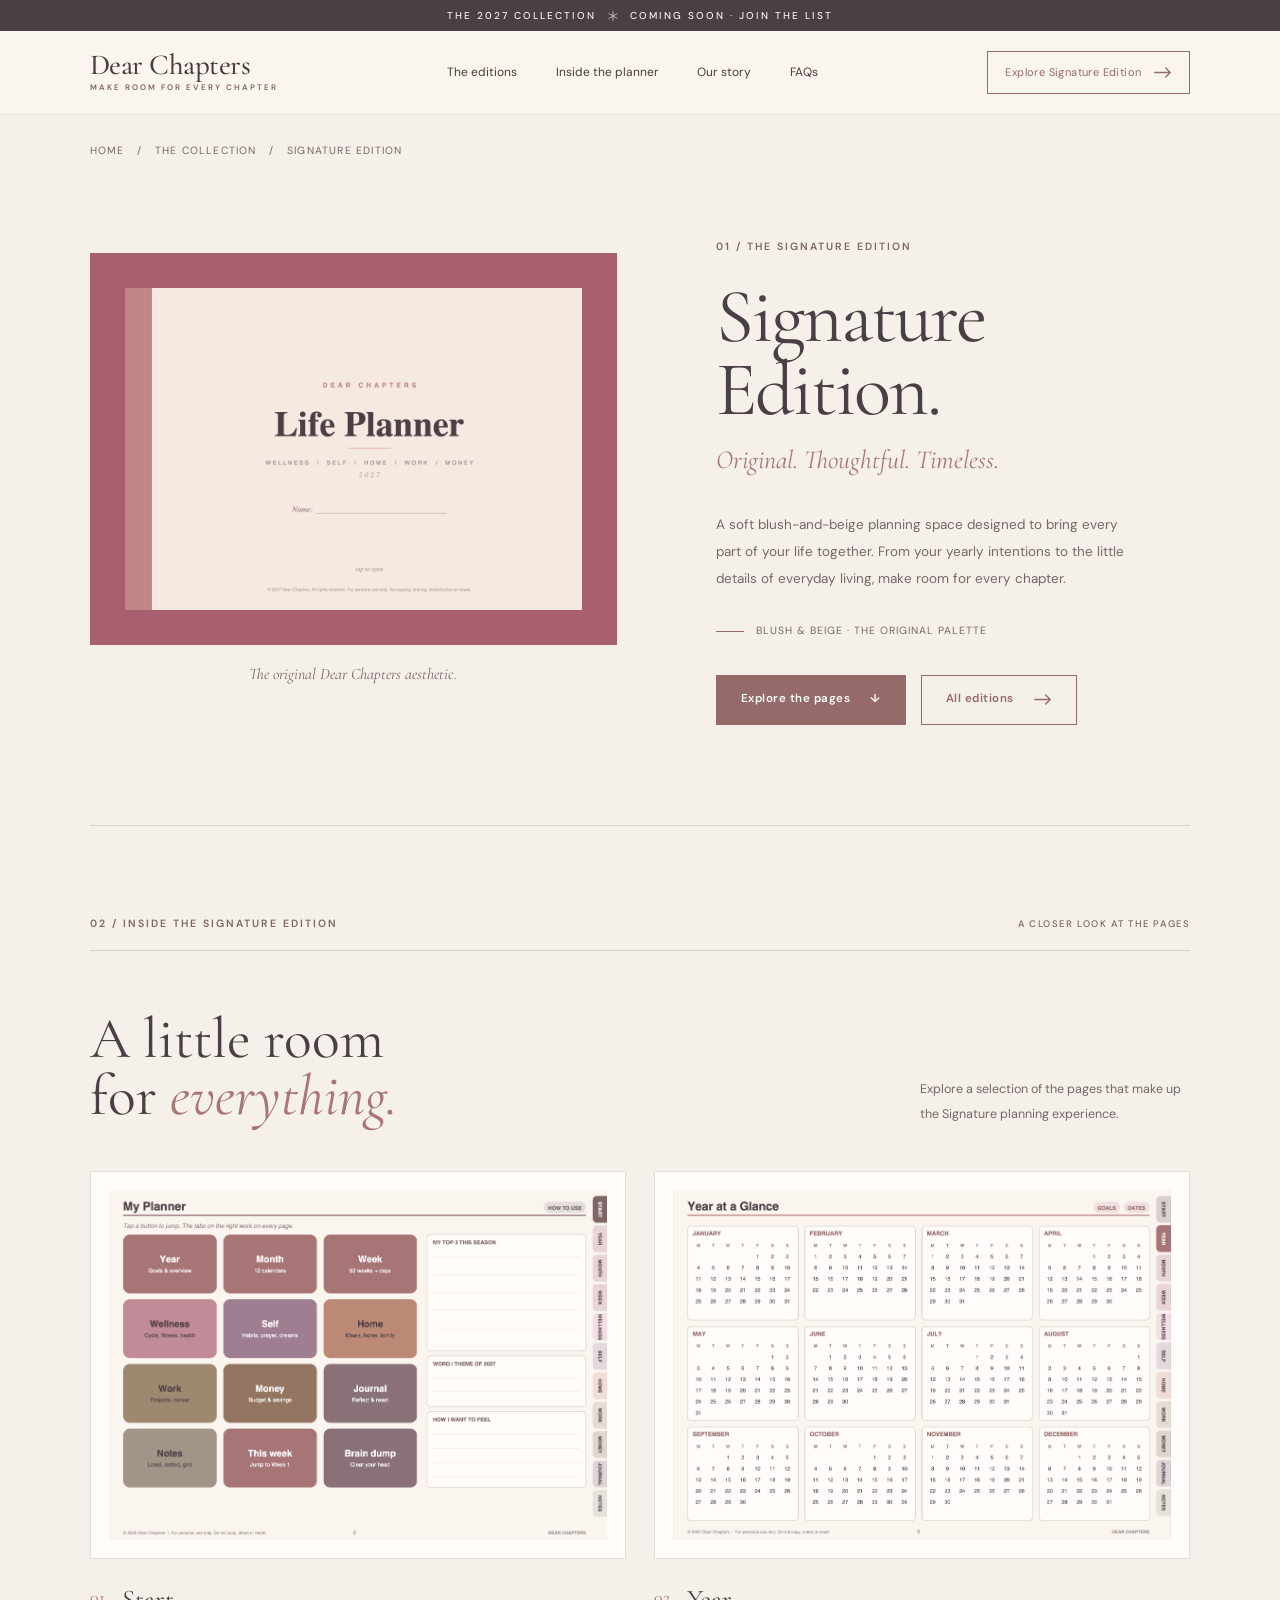
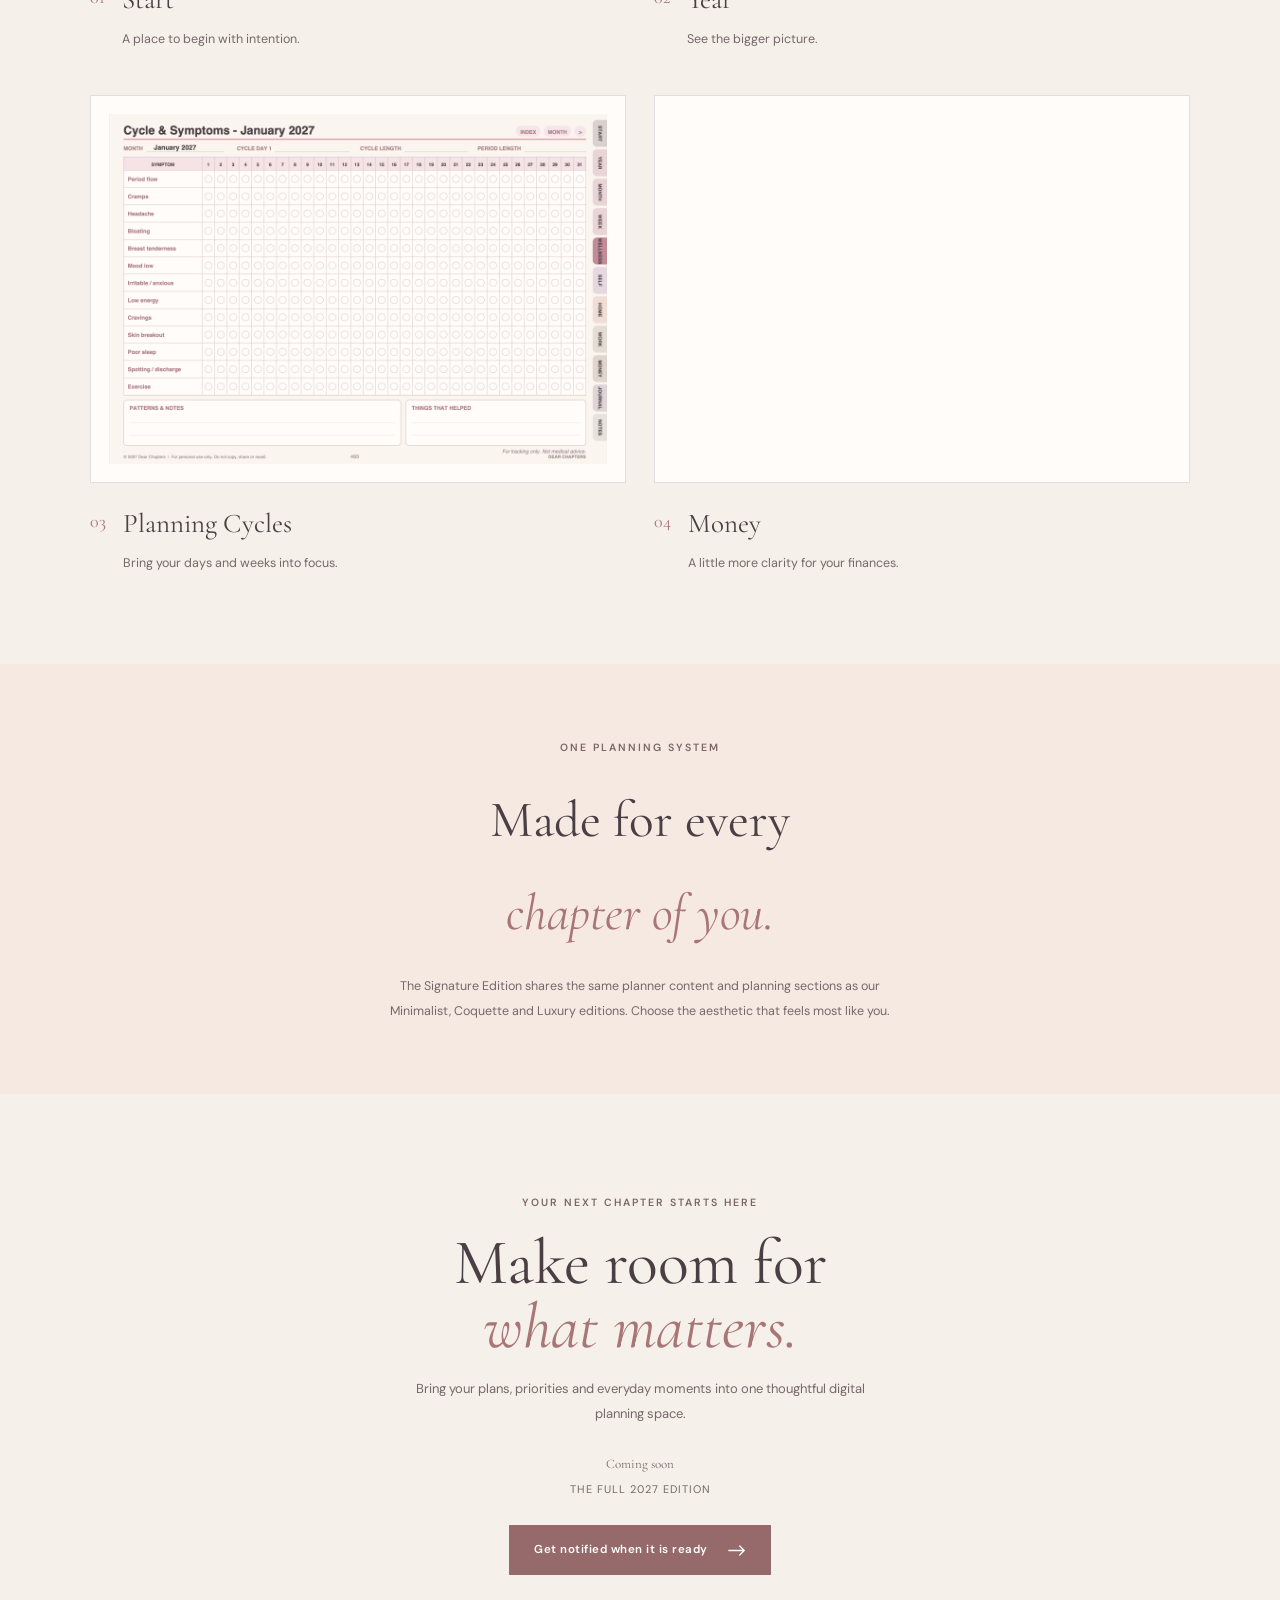
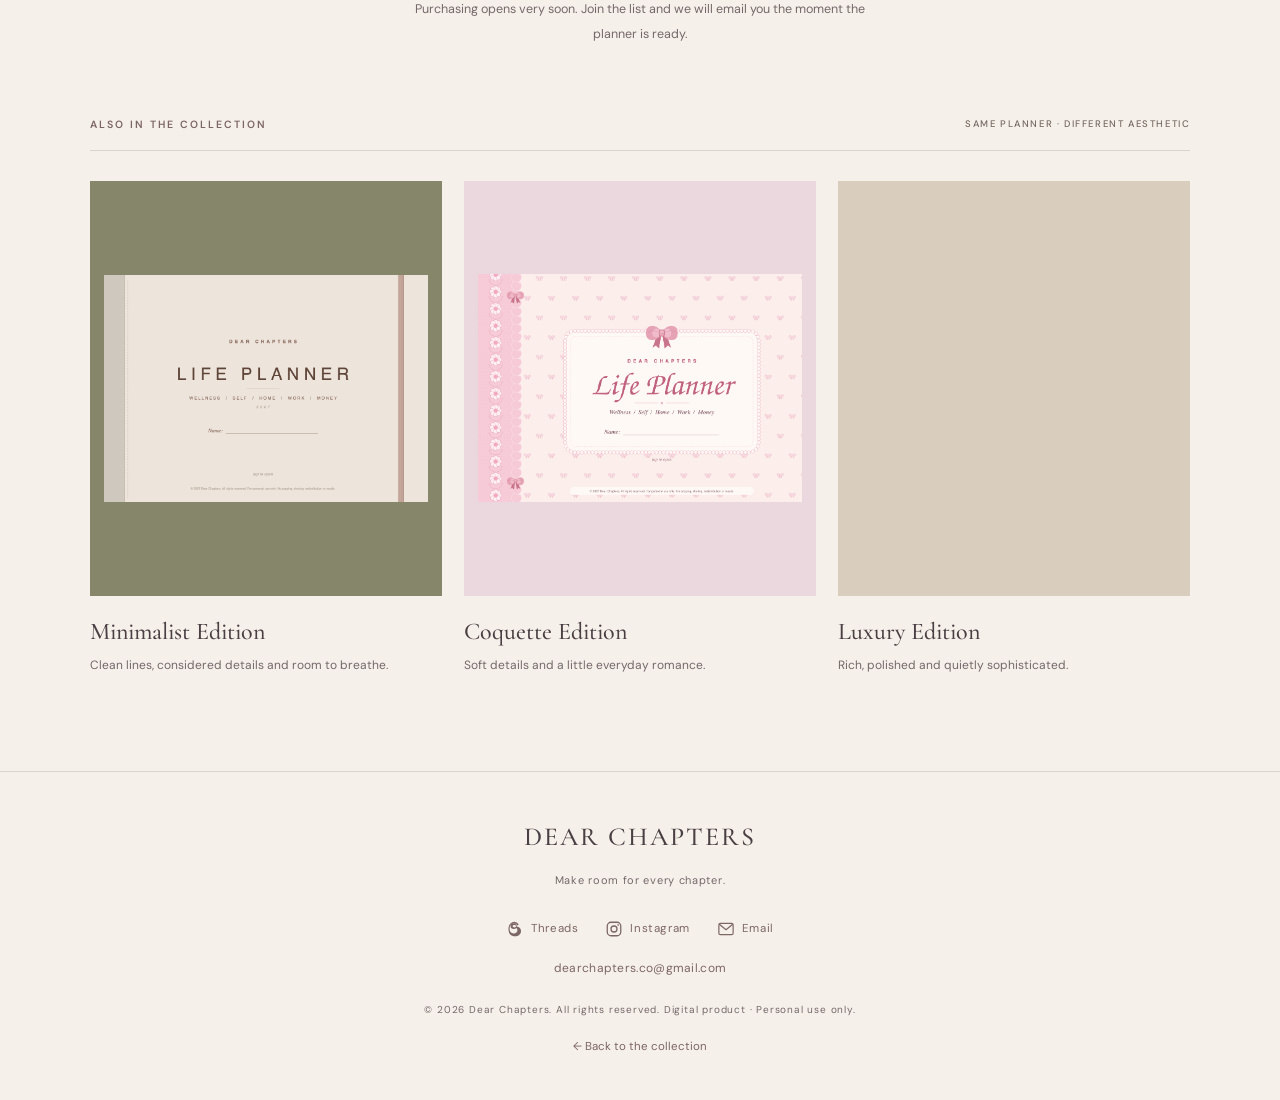
<file: og.html>
<!DOCTYPE html>
<html lang="en">
<head>
  <meta charset="UTF-8">
  <meta name="viewport" content="width=device-width, initial-scale=1.0">

  <title>Signature Edition — Dear Chapters</title>
  <meta name="description" content="Discover the Dear Chapters Signature Edition: a blush and beige digital planner for every chapter of your life.">
  <meta name="theme-color" content="#F5F0E9">
  <link rel="canonical" href="https://dearchapters.github.io/dear-chapters-website/og.html">
  <link rel="icon" href="favicon.svg" type="image/svg+xml">
  <link rel="apple-touch-icon" href="favicon.svg">

  <meta property="og:type" content="product">
  <meta property="og:title" content="Signature Edition — Dear Chapters">
  <meta property="og:description" content="Discover the Dear Chapters Signature Edition: a blush and beige digital planner for every chapter of your life.">
  <meta property="og:url" content="https://dearchapters.github.io/dear-chapters-website/og.html">
  <meta property="og:site_name" content="Dear Chapters">
  <meta property="og:image" content="https://dearchapters.github.io/dear-chapters-website/assets/products/og-cover.jpg">
  <meta name="twitter:card" content="summary_large_image">

  <link rel="preconnect" href="https://fonts.googleapis.com">
  <link rel="preconnect" href="https://fonts.gstatic.com" crossorigin>
  <link href="https://fonts.googleapis.com/css2?family=Cormorant+Garamond:wght@400;500;600&family=DM+Sans:wght@400;500;600;700&display=swap" rel="stylesheet">

  <link rel="stylesheet" href="style.css?v=3">

  <!-- Only this colour set is specific to the Signature Edition. All layout lives in style.css. -->
  <style>
    body.theme-og {
      --t-bg: #F5F0E9;
      --t-card: #FFFCFA;
      --t-text: #4A3F44;
      --t-muted: #75686B;
      --t-btn: #96696A;
      --t-hover: #7E5C60;
      --t-em: #A97678;
      --t-eyebrow: #7D6666;
      --t-link: #7D6666;
      --t-line: rgba(74,63,68,0.16);
      --t-soft: #F6E9E2;
      --t-cover: #A85F70;
      --t-cover-shadow: none;
      --t-ann: #4A3F44;
      --t-ann-span: #DB9EAD;
      --t-header: rgba(251,245,240,0.96);
    }
  </style>

  <script>document.documentElement.className += " js";</script>

  <script type="application/ld+json">
{
  "@context": "https://schema.org",
  "@type": "Product",
  "name": "Dear Chapters Signature Edition: 2027 Digital Planner",
  "description": "Discover the Dear Chapters Signature Edition: a blush and beige digital planner for every chapter of your life.",
  "image": "https://dearchapters.github.io/dear-chapters-website/assets/products/og-cover.jpg",
  "brand": {
    "@type": "Brand",
    "name": "Dear Chapters"
  },
  "url": "https://dearchapters.github.io/dear-chapters-website/og.html"
}
  </script>
</head>

<body class="edition theme-og">

  <a class="skip-link" href="#main">Skip to content</a>

  <div class="announcement">
    THE 2027 COLLECTION <svg class="star" viewBox="0 0 28 28" aria-hidden="true"><path d="M14 3v22M4.5 8.5l19 11M4.5 19.5l19-11"/></svg> COMING SOON · JOIN THE LIST
  </div>

  <header class="site-header">
    <div class="header-inner">

      <a href="index.html" class="brand">
        <span class="brand-name">Dear Chapters</span>
        <span class="brand-subtitle">MAKE ROOM FOR EVERY CHAPTER</span>
      </a>

      <nav class="main-nav" aria-label="Main navigation">
        <a href="index.html#editions">The editions</a>
        <a href="#previews">Inside the planner</a>
        <a href="index.html#story">Our story</a>
        <a href="index.html#faq">FAQs</a>
      </nav>

      <a href="#purchase" class="nav-cta">
        Explore Signature Edition <svg class="arr" viewBox="0 0 20 12" aria-hidden="true"><path d="M1 6h17M13 1l5 5-5 5"/></svg>
      </a>

      <button class="menu-toggle" aria-label="Toggle navigation" aria-expanded="false">
        <span></span><span></span>
      </button>

    </div>
  </header>

  <main id="main">

    <div class="ed-main">

      <div class="ed-breadcrumb">
        <a href="index.html">Home</a>
        &nbsp; / &nbsp;
        <a href="index.html#editions">The Collection</a>
        &nbsp; / &nbsp;
        Signature Edition
      </div>

      <section class="ed-hero">

        <div>
          <div class="ed-cover-wrap">
            <img class="ed-cover" src="assets/products/og-cover.jpg" alt="Dear Chapters Signature Edition blush and beige planner cover" fetchpriority="high">
          </div>
          <p class="ed-cover-caption">The original Dear Chapters aesthetic.</p>
        </div>

        <div class="ed-copy">
          <span class="eyebrow">01 / THE SIGNATURE EDITION</span>
          <h1>Signature<br>Edition.</h1>
          <p class="ed-subtitle">Original. Thoughtful. Timeless.</p>
          <p class="ed-description">A soft blush-and-beige planning space designed to bring every part of your life together. From your yearly intentions to the little details of everyday living, make room for every chapter.</p>
          <div class="ed-note">BLUSH &amp; BEIGE · THE ORIGINAL PALETTE</div>

          <div class="ed-actions">
            <a href="#previews" class="ed-button">Explore the pages <span>↓</span></a>
            <a href="index.html#editions" class="ed-button ed-button-secondary">All editions <svg class="arr" viewBox="0 0 20 12" aria-hidden="true"><path d="M1 6h17M13 1l5 5-5 5"/></svg></a>
          </div>
        </div>

      </section>

      <div class="ed-divider"></div>

      <section class="ed-section" id="previews">

        <div class="section-topline">
          <span class="eyebrow">02 / INSIDE THE SIGNATURE EDITION</span>
          <span class="section-side-note">A CLOSER LOOK AT THE PAGES</span>
        </div>

        <div class="ed-heading" style="margin-top:45px">
          <div><h2>A little room<br>for <em>everything.</em></h2></div>
          <p>Explore a selection of the pages that make up the Signature planning experience.</p>
        </div>

        <div class="ed-grid">

          <article class="ed-card">
            <div class="ed-card-image">
              <img src="assets/products/start-preview.jpg" alt="Signature Edition Start planner pages" loading="lazy" decoding="async">
            </div>
            <div class="ed-card-caption">
              <span class="ed-card-number">01</span>
              <div>
                <h3>Start</h3>
                <p>A place to begin with intention.</p>
              </div>
            </div>
          </article>

          <article class="ed-card">
            <div class="ed-card-image">
              <img src="assets/products/year-preview.jpg" alt="Signature Edition yearly planning pages" loading="lazy" decoding="async">
            </div>
            <div class="ed-card-caption">
              <span class="ed-card-number">02</span>
              <div>
                <h3>Year</h3>
                <p>See the bigger picture.</p>
              </div>
            </div>
          </article>

          <article class="ed-card">
            <div class="ed-card-image">
              <img src="assets/products/cycle-preview.jpg" alt="Signature Edition monthly and weekly planning pages" loading="lazy" decoding="async">
            </div>
            <div class="ed-card-caption">
              <span class="ed-card-number">03</span>
              <div>
                <h3>Planning Cycles</h3>
                <p>Bring your days and weeks into focus.</p>
              </div>
            </div>
          </article>

          <article class="ed-card">
            <div class="ed-card-image">
              <img src="assets/products/budget-preview.jpg" alt="Signature Edition money and budget planning pages" loading="lazy" decoding="async">
            </div>
            <div class="ed-card-caption">
              <span class="ed-card-number">04</span>
              <div>
                <h3>Money</h3>
                <p>A little more clarity for your finances.</p>
              </div>
            </div>
          </article>

        </div>

      </section>

    </div>

    <section class="ed-strip">
      <span class="eyebrow">ONE PLANNING SYSTEM</span>
      <h2>Made for every<br><em>chapter of you.</em></h2>
      <p>The Signature Edition shares the same planner content and planning sections as our Minimalist, Coquette and Luxury editions. Choose the aesthetic that feels most like you.</p>
    </section>

    <section class="ed-main">

      <div class="ed-purchase" id="purchase">

        <span class="eyebrow">YOUR NEXT CHAPTER STARTS HERE</span>

        <h2>Make room for<br><em>what matters.</em></h2>

        <p>Bring your plans, priorities and everyday moments into one thoughtful digital planning space.</p>

        <p class="ed-price-line">Coming soon<small>THE FULL 2027 EDITION</small></p>

        <!-- PAUSED: payment link removed while payment verification is pending.  Original links are listed in README.md -->
        <a href="index.html#subscribe" class="ed-button">
          Get notified when it is ready <svg class="arr" viewBox="0 0 20 12" aria-hidden="true"><path d="M1 6h17M13 1l5 5-5 5"/></svg>
        </a>

        <p class="ed-trial">Purchasing opens very soon. Join the list and we will email you the moment the planner is ready.</p>

      </div>

    </section>

    <section class="ed-main ed-others">
      <div class="section-topline">
        <span class="eyebrow">ALSO IN THE COLLECTION</span>
        <span class="section-side-note">SAME PLANNER · DIFFERENT AESTHETIC</span>
      </div>
      <div class="ed-others-grid">

          <a class="ed-other" href="minimalist.html" aria-label="View the Minimalist Edition">
            <div class="ed-other-img" style="background:#85866A">
              <img src="assets/products/minimalist-cover.jpg" alt="Minimalist Edition planner cover" loading="lazy" decoding="async">
            </div>
            <h3>Minimalist Edition</h3>
            <p>Clean lines, considered details and room to breathe.</p>
          </a>

          <a class="ed-other" href="coquette.html" aria-label="View the Coquette Edition">
            <div class="ed-other-img" style="background:#EBD8DE">
              <img src="assets/products/coquette-cover.jpg" alt="Coquette Edition planner cover" loading="lazy" decoding="async">
            </div>
            <h3>Coquette Edition</h3>
            <p>Soft details and a little everyday romance.</p>
          </a>

          <a class="ed-other" href="luxury.html" aria-label="View the Luxury Edition">
            <div class="ed-other-img" style="background:#D9CDBD">
              <img src="assets/products/luxury-cover.jpg" alt="Luxury Edition planner cover" loading="lazy" decoding="async">
            </div>
            <h3>Luxury Edition</h3>
            <p>Rich, polished and quietly sophisticated.</p>
          </a>

      </div>
    </section>

  </main>

  <footer class="ed-footer">

    <div class="ed-footer-inner">

      <a href="index.html" class="ed-footer-brand">DEAR CHAPTERS</a>

      <p class="ed-footer-tagline">Make room for every chapter.</p>

      <div class="ed-socials">
        <a href="https://www.threads.net/@dearchapters.co" target="_blank" rel="noopener noreferrer" aria-label="Visit Dear Chapters on Threads" class="ed-social-link">
          <svg viewBox="0 0 24 24" aria-hidden="true"><path fill="currentColor" d="M12.1 2.2c-5.4 0-8.8 3.8-8.8 9.8 0 6.3 3.2 9.8 8.7 9.8 4.9 0 8-2.8 8-7.1 0-3.5-2.1-5.7-5.6-6.2-.3-2.4-1.8-3.7-4.1-3.7-2.5 0-4.2 1.5-4.2 3.7 0 2.1 1.6 3.4 4.2 3.4 1.5 0 2.8-.5 3.8-1.3.7.7 1.1 1.7 1.1 3 0 2.6-1.9 4.3-5 4.3-3.5 0-5.4-2.1-5.4-6.1 0-4.5 2.1-7 5.8-7 2.1 0 3.5.8 4.4 2.5l2-.9c-1.2-2.8-3.7-4.2-7-4.2Zm-.9 7.7c-1.5 0-2.3-.5-2.3-1.5 0-1.1.9-1.8 2.4-1.8 1.3 0 2.1.7 2.3 2.1-.7.8-1.5 1.2-2.4 1.2Z"/></svg>
          <span>Threads</span></a>
        <a href="https://www.instagram.com/dearchapters.co/" target="_blank" rel="noopener noreferrer" aria-label="Visit Dear Chapters on Instagram" class="ed-social-link">
          <svg viewBox="0 0 24 24" aria-hidden="true"><rect x="3" y="3" width="18" height="18" rx="5" fill="none" stroke="currentColor" stroke-width="1.7"/><circle cx="12" cy="12" r="4" fill="none" stroke="currentColor" stroke-width="1.7"/><circle cx="17.5" cy="6.8" r="1.1" fill="currentColor"/></svg>
          <span>Instagram</span></a>
        <a href="mailto:dearchapters.co@gmail.com" aria-label="Email Dear Chapters" class="ed-social-link">
          <svg viewBox="0 0 24 24" aria-hidden="true"><rect x="2.5" y="4.5" width="19" height="15" rx="2" fill="none" stroke="currentColor" stroke-width="1.6"/><path d="m3.5 6 8.5 7 8.5-7" fill="none" stroke="currentColor" stroke-width="1.6" stroke-linecap="round" stroke-linejoin="round"/></svg>
          <span>Email</span></a>
      </div>

      <a href="mailto:dearchapters.co@gmail.com" class="ed-footer-email">dearchapters.co@gmail.com</a>

      <p class="ed-footer-copyright">© 2026 Dear Chapters. All rights reserved. Digital product · Personal use only.</p>

      <a href="index.html" class="ed-footer-back">← Back to the collection</a>

    </div>

  </footer>

  <script src="script.js?v=3"></script>

</body>
</html>
</file>
<file: style.css>
/* =========================================================
   DEAR CHAPTERS — 2027 DIGITAL PLANNER
   Editorial × Premium Digital Stationery
   ========================================================= */


/* ---------------------------------------------------------
   01. BRAND FOUNDATION
   --------------------------------------------------------- */

:root {
  --blush: #D7C2B7;
  --taupe: #7E6661;
  --burgundy: #754C50;
  --plum: #493B3D;
  --ivory: #F5F0E9;
  --paper: #FBF9F5;
  --white: #FFFFFF;

  --ink: #493B3D;
  --muted: #766864;
  --line: rgba(73, 59, 61, 0.16);

  --serif: "Cormorant Garamond", Georgia, serif;
  --sans: "DM Sans", Arial, sans-serif;

  --page-width: 1320px;
  --page-padding: 7%;
}


/* ---------------------------------------------------------
   02. RESET & GENERAL
   --------------------------------------------------------- */

* {
  box-sizing: border-box;
}

html {
  scroll-behavior: smooth;
  scroll-padding-top: 100px;
}

body {
  margin: 0;
  background: var(--paper);
  color: var(--ink);
  font-family: var(--sans);
  font-size: 13px;
  line-height: 1.8;
  -webkit-font-smoothing: antialiased;
  overflow-x: hidden;
}

img {
  display: block;
  max-width: 100%;
}

a {
  color: inherit;
  text-decoration: none;
}

button {
  font: inherit;
}

button,
a {
  -webkit-tap-highlight-color: transparent;
}

button:focus-visible,
a:focus-visible,
summary:focus-visible {
  outline: 2px solid var(--burgundy);
  outline-offset: 4px;
}

::selection {
  background: var(--blush);
  color: var(--plum);
}

section {
  position: relative;
}

.section-pad {
  padding: 115px var(--page-padding);
}

.eyebrow {
  display: inline-flex;
  align-items: center;
  gap: 10px;
  color: var(--burgundy);
  font-family: var(--sans);
  font-size: 9px;
  font-weight: 600;
  letter-spacing: 2px;
  line-height: 1.5;
  text-transform: uppercase;
}

.section-topline {
  display: flex;
  justify-content: space-between;
  align-items: center;
  gap: 20px;
  padding-bottom: 17px;
  border-bottom: 1px solid var(--line);
}

.section-side-note {
  color: var(--muted);
  font-size: 8px;
  font-weight: 500;
  letter-spacing: 1.6px;
  text-align: right;
}

.section-title-row {
  display: flex;
  justify-content: space-between;
  align-items: flex-end;
  gap: 45px;
  margin: 45px 0 55px;
}

.section-title-row h2,
.details-heading h2,
.pricing-heading h2,
.how > h2,
.faq-heading h2,
.story-copy h2 {
  margin: 0;
  color: var(--plum);
  font-family: var(--serif);
  font-size: clamp(43px, 4.8vw, 63px);
  font-weight: 400;
  line-height: 0.98;
  letter-spacing: -1.5px;
}

.section-title-row h2 em,
.details-heading h2 em,
.pricing-heading h2 em,
.how > h2 em,
.faq-heading h2 em,
.story-copy h2 em {
  color: var(--burgundy);
  font-weight: 400;
}

.section-intro {
  max-width: 285px;
  margin: 0 0 5px;
  color: var(--muted);
  font-size: 11px;
  line-height: 2;
}


/* ---------------------------------------------------------
   03. ANNOUNCEMENT
   --------------------------------------------------------- */

.announcement {
  display: flex;
  justify-content: center;
  align-items: center;
  gap: 11px;
  min-height: 31px;
  padding: 6px 15px;
  background: var(--plum);
  color: var(--ivory);
  font-size: 8px;
  font-weight: 500;
  letter-spacing: 2px;
  text-align: center;
}

.announcement span {
  color: var(--blush);
  font-size: 11px;
}


/* ---------------------------------------------------------
   04. HEADER & NAVIGATION
   --------------------------------------------------------- */

.site-header {
  position: sticky;
  top: 0;
  z-index: 100;
  background: rgba(251, 249, 245, 0.96);
  border-bottom: 1px solid rgba(73, 59, 61, 0.09);
  backdrop-filter: blur(15px);
}

.header-inner {
  display: flex;
  justify-content: space-between;
  align-items: center;
  max-width: 1500px;
  min-height: 83px;
  margin: auto;
  padding: 12px var(--page-padding);
}

.brand {
  display: inline-flex;
  flex-direction: column;
  align-items: flex-start;
  gap: 1px;
  flex-shrink: 0;
  text-transform: none;
}

.brand-name {
  color: var(--plum);
  font-family: var(--serif);
  font-size: 29px;
  font-weight: 500;
  line-height: 1;
  letter-spacing: -0.5px;
  text-transform: none;
}

.brand-subtitle {
  color: var(--taupe);
  font-size: 7px;
  font-weight: 600;
  letter-spacing: 2px;
  line-height: 1.8;
}

.main-nav {
  display: flex;
  justify-content: center;
  align-items: center;
  gap: clamp(20px, 3vw, 42px);
}

.main-nav a {
  color: var(--plum);
  font-size: 10px;
  transition: color 0.25s ease;
}

.main-nav a:hover {
  color: var(--burgundy);
}

.nav-cta {
  display: inline-flex;
  align-items: center;
  gap: 13px;
  padding: 11px 17px;
  border: 1px solid var(--burgundy);
  color: var(--burgundy);
  font-size: 9px;
  letter-spacing: 0.4px;
  transition: all 0.25s ease;
}

.nav-cta:hover {
  background: var(--burgundy);
  color: var(--white);
}

.nav-cta span {
  font-size: 13px;
}

.menu-toggle {
  display: none;
  width: 37px;
  height: 37px;
  padding: 9px;
  border: 1px solid var(--line);
  background: transparent;
  cursor: pointer;
}

.menu-toggle span {
  display: block;
  width: 17px;
  height: 1px;
  margin: 5px auto;
  background: var(--plum);
}


/* ---------------------------------------------------------
   05. HERO
   --------------------------------------------------------- */

.hero {
  padding: 80px var(--page-padding) 95px;
  background: var(--ivory);
}

.hero-inner {
  display: grid;
  grid-template-columns: 0.82fr 1.18fr;
  align-items: center;
  gap: 55px;
  max-width: var(--page-width);
  margin: auto;
}

.hero-copy {
  position: relative;
  z-index: 2;
  padding: 20px 0;
}

.hero-copy > .eyebrow {
  margin-bottom: 27px;
}

.hero-copy > .eyebrow span {
  width: 24px;
  height: 1px;
  background: var(--burgundy);
}

.hero h1 {
  max-width: 620px;
  margin: 0;
  color: var(--plum);
  font-family: var(--serif);
  font-size: clamp(49px, 5.3vw, 76px);
  font-weight: 400;
  line-height: 0.96;
  letter-spacing: -2px;
}

.hero h1 em {
  color: var(--burgundy);
  font-weight: 400;
}

.hero-tagline {
  margin: 27px 0 12px;
  color: var(--burgundy);
  font-family: var(--serif);
  font-size: 24px;
  font-style: italic;
  line-height: 1.3;
}

.hero-description {
  max-width: 365px;
  margin: 0;
  color: var(--muted);
  font-size: 11px;
  line-height: 2.1;
}

.hero-buttons {
  display: flex;
  flex-wrap: wrap;
  align-items: center;
  gap: 23px;
  margin-top: 33px;
}

.button {
  display: inline-flex;
  justify-content: center;
  align-items: center;
  gap: 25px;
  min-height: 48px;
  padding: 13px 21px;
  font-size: 9px;
  font-weight: 500;
  letter-spacing: 0.5px;
  transition: all 0.25s ease;
}

.button span {
  font-size: 14px;
}

.button-dark {
  background: var(--burgundy);
  color: var(--white);
}

.button-dark:hover {
  background: var(--plum);
  transform: translateY(-2px);
}

.button-light {
  background: var(--ivory);
  color: var(--plum);
}

.button-light:hover {
  background: var(--white);
  transform: translateY(-2px);
}

.button-outline {
  border: 1px solid var(--burgundy);
  background: transparent;
  color: var(--burgundy);
}

.button-outline:hover {
  background: var(--burgundy);
  color: var(--white);
}

.underlined-link {
  display: inline-flex;
  align-items: center;
  gap: 7px;
  padding-bottom: 5px;
  border-bottom: 1px solid var(--taupe);
  color: var(--burgundy);
  font-size: 9px;
  transition: opacity 0.25s ease;
}

.underlined-link:hover {
  opacity: 0.65;
}

.hero-footnote {
  display: flex;
  align-items: center;
  gap: 13px;
  margin-top: 65px;
  color: var(--taupe);
  font-size: 8px;
  letter-spacing: 1.6px;
}

.footnote-line {
  width: 35px;
  height: 1px;
  background: var(--taupe);
}


/* ---------------------------------------------------------
   06. BLACK IPAD MOCKUP
   --------------------------------------------------------- */

.hero-visual {
  min-width: 0;
}

.hero-image-wrap {
  width: 100%;
  max-width: 800px;
  margin-left: auto;
}

.ipad-frame {
  position: relative;
  width: 100%;
  padding: 17px;
  overflow: hidden;
  border: 2px solid #111111;
  border-radius: 29px;
  background: #171717;
  box-shadow:
    0 28px 65px rgba(30, 20, 20, 0.18),
    0 5px 12px rgba(30, 20, 20, 0.12);
}

.ipad-camera {
  position: absolute;
  top: 50%;
  left: 5px;
  z-index: 3;
  width: 5px;
  height: 5px;
  border-radius: 50%;
  background: #444444;
  transform: translateY(-50%);
}

.ipad-screen {
  width: 100%;
  overflow: hidden;
  aspect-ratio: 4 / 3;
  border-radius: 14px;
  background: #000000;
}

.ipad-screen img {
  width: 100%;
  height: 100%;
  object-fit: contain;
  object-position: center;
}

.image-caption {
  margin: 17px 0 0;
  color: var(--muted);
  font-family: var(--serif);
  font-size: 16px;
  font-style: italic;
  text-align: right;
}


/* ---------------------------------------------------------
   07. INTRO STRIP
   --------------------------------------------------------- */

.intro-strip {
  padding: 31px var(--page-padding);
  background: var(--paper);
  border-bottom: 1px solid var(--line);
}

.intro-strip-inner {
  display: flex;
  justify-content: space-between;
  align-items: center;
  gap: 25px;
  max-width: var(--page-width);
  margin: auto;
}

.intro-strip .eyebrow {
  flex-shrink: 0;
}

.intro-strip p {
  margin: 0;
  color: var(--plum);
  font-family: var(--serif);
  font-size: clamp(19px, 2.2vw, 27px);
  line-height: 1.3;
  text-align: center;
}

.intro-strip p em {
  color: var(--burgundy);
  font-weight: 400;
}

.intro-mark {
  flex-shrink: 0;
  color: var(--taupe);
  font-size: 8px;
  letter-spacing: 1.5px;
}


/* ---------------------------------------------------------
   08. COLLECTION / EDITIONS
   --------------------------------------------------------- */

.editions {
  background: var(--paper);
}

.edition-grid {
  display: grid;
  grid-template-columns: repeat(4, minmax(0, 1fr));
  gap: 24px;
}

.edition-card {
  min-width: 0;
}

.edition-image-link {
  display: block;
}

.edition-image {
  position: relative;
  display: flex;
  justify-content: center;
  align-items: center;
  min-height: 320px;
  padding: 19px;
  overflow: hidden;
  background: var(--ivory);
  transition: background 0.3s ease;
}

.edition-card:hover .edition-image {
  background: #EDE3DC;
}

.edition-image img {
  width: 100%;
  height: 100%;
  max-height: 345px;
  aspect-ratio: 3 / 4;
  object-fit: contain;
  mix-blend-mode: normal;
  transition: transform 0.5s ease;
}

.edition-card:hover .edition-image img {
  transform: scale(1.035);
}

.edition-og {
  background: #A85F70;
}

/* Keep the OG cover background deep pink on hover */
.edition-card:hover .edition-image.edition-og {
  background: #A85F70;
}

.edition-minimalist {
  background: #85866A;
}

/* Keep the Minimalist background olive green on hover */
.edition-card:hover .edition-image.edition-minimalist {
  background: #85866A;
}

.edition-coquette {
  background: #F1E4E4;
}

.edition-luxury {
  background: #E9E3DC;
}

.edition-image-number {
  position: absolute;
  top: 14px;
  left: 15px;
  color: var(--taupe);
  font-size: 8px;
  letter-spacing: 1.5px;
}

.edition-info {
  display: flex;
  justify-content: space-between;
  align-items: flex-end;
  gap: 10px;
  margin-top: 20px;
}

.edition-kicker {
  color: var(--taupe);
  font-size: 7px;
  font-weight: 600;
  letter-spacing: 1.7px;
}

.edition-info h3 {
  margin: 4px 0 0;
  color: var(--plum);
  font-family: var(--serif);
  font-size: 25px;
  font-weight: 500;
  line-height: 1.15;
}

.edition-arrow {
  display: grid;
  place-items: center;
  width: 29px;
  height: 29px;
  flex-shrink: 0;
  border: 1px solid var(--line);
  border-radius: 50%;
  color: var(--burgundy);
  font-size: 13px;
  transition: all 0.25s ease;
}

.edition-arrow:hover {
  background: var(--burgundy);
  color: var(--white);
}

.edition-card > p {
  margin: 8px 0 0;
  color: var(--muted);
  font-size: 10px;
  line-height: 1.8;
}

.collection-note {
  display: flex;
  justify-content: center;
  align-items: center;
  gap: 10px;
  margin-top: 48px;
  color: var(--muted);
  font-size: 9px;
  text-align: center;
}

.collection-note span {
  color: var(--burgundy);
  font-size: 14px;
}


/* ---------------------------------------------------------
   10. DETAILS
   --------------------------------------------------------- */

.details {
  background: var(--paper);
}

.details-layout {
  display: grid;
  grid-template-columns: 0.85fr 1.15fr;
  gap: 100px;
  margin-top: 55px;
}

.details-heading h2 {
  font-size: clamp(43px, 4.5vw, 60px);
}

.details-heading > p {
  max-width: 350px;
  margin: 25px 0;
  color: var(--muted);
  font-size: 11px;
  line-height: 2.1;
}

.details-list {
  border-top: 1px solid var(--line);
}

.details-list > div {
  display: flex;
  align-items: center;
  gap: 24px;
  min-height: 62px;
  padding: 12px 4px;
  border-bottom: 1px solid var(--line);
  transition: padding 0.25s ease;
}

.details-list > div:hover {
  padding-left: 12px;
}

.details-list > div > span {
  flex-shrink: 0;
  color: var(--taupe);
  font-size: 8px;
  letter-spacing: 1px;
}

.details-list p {
  margin: 0;
  color: var(--plum);
  font-family: var(--serif);
  font-size: 21px;
  line-height: 1.25;
}


/* ---------------------------------------------------------
   11. PRICING
   --------------------------------------------------------- */

.pricing {
  background: #EDE4DE;
}

.pricing-heading {
  margin: 45px 0 55px;
  text-align: center;
}

.pricing-heading h2 {
  font-size: clamp(43px, 5vw, 64px);
}

.pricing-heading > p {
  margin: 17px auto 0;
  color: var(--muted);
  font-size: 11px;
}

.pricing-grid {
  display: grid;
  grid-template-columns: repeat(2, minmax(0, 1fr));
  gap: 24px;
  max-width: 950px;
  margin: auto;
}

.price-card {
  display: flex;
  flex-direction: column;
  min-height: 540px;
  padding: 36px;
  border: 1px solid rgba(73, 59, 61, 0.14);
  background: var(--paper);
}

.price-featured {
  background: var(--plum);
  color: var(--ivory);
}

.price-card-top {
  display: flex;
  justify-content: space-between;
  align-items: center;
  gap: 10px;
  padding-bottom: 17px;
  border-bottom: 1px solid var(--line);
}

.price-featured .price-card-top {
  border-color: rgba(255,255,255,0.2);
}

.price-label {
  font-size: 8px;
  font-weight: 600;
  letter-spacing: 1.7px;
}

.price-index {
  color: var(--taupe);
  font-size: 8px;
  letter-spacing: 1px;
}

.price-card h3 {
  margin: 28px 0 8px;
  font-family: var(--serif);
  font-size: 35px;
  font-weight: 400;
  line-height: 1.1;
}

.price-description {
  max-width: 300px;
  min-height: 45px;
  margin: 0;
  color: var(--muted);
  font-size: 10px;
  line-height: 1.9;
}

.price-featured .price-description {
  color: rgba(245, 240, 233, 0.7);
}

.price-amount {
  display: flex;
  align-items: flex-start;
  gap: 5px;
  margin-top: 30px;
  color: var(--burgundy);
  font-family: var(--serif);
  font-size: 62px;
  line-height: 1;
}

.price-amount span {
  padding-top: 11px;
  font-family: var(--sans);
  font-size: 12px;
}

.price-featured .price-amount {
  color: var(--blush);
}

.price-sub {
  margin: 8px 0 20px;
  color: var(--muted);
  font-size: 9px;
}

.price-featured .price-sub {
  color: rgba(245, 240, 233, 0.65);
}

.price-card ul {
  display: grid;
  gap: 12px;
  margin: 10px 0 30px;
  padding: 19px 0 0;
  border-top: 1px solid var(--line);
  list-style: none;
}

.price-featured ul {
  border-color: rgba(255,255,255,0.2);
}

.price-card li {
  position: relative;
  padding-left: 19px;
  color: var(--muted);
  font-size: 10px;
}

.price-card li::before {
  position: absolute;
  left: 0;
  color: var(--burgundy);
  content: "✓";
}

.price-featured li {
  color: rgba(245, 240, 233, 0.82);
}

.price-featured li::before {
  color: var(--blush);
}

.price-card > .button {
  width: 100%;
  margin-top: auto;
}

.price-featured .button-light {
  background: var(--ivory);
}

.trial-total {
  margin: 13px 0 0;
  color: var(--taupe);
  font-size: 9px;
  text-align: center;
}

.pricing-note {
  max-width: 670px;
  margin: 27px auto 0;
  color: var(--muted);
  font-size: 9px;
  line-height: 1.9;
  text-align: center;
}


/* ---------------------------------------------------------
   12. HOW IT WORKS
   --------------------------------------------------------- */

.how {
  background: var(--paper);
}

.how > h2 {
  margin: 45px 0 55px;
}

.how-grid {
  display: grid;
  grid-template-columns: repeat(3, 1fr);
  border-top: 1px solid var(--line);
  border-bottom: 1px solid var(--line);
}

.how-grid article {
  min-height: 195px;
  padding: 28px 35px 30px 0;
}

.how-grid article + article {
  padding-left: 35px;
  border-left: 1px solid var(--line);
}

.how-grid article > span {
  color: var(--taupe);
  font-size: 9px;
  letter-spacing: 1.5px;
}

.how-grid h3 {
  margin: 15px 0 6px;
  color: var(--plum);
  font-family: var(--serif);
  font-size: 29px;
  font-weight: 500;
}

.how-grid p {
  max-width: 245px;
  margin: 0;
  color: var(--muted);
  font-size: 10px;
  line-height: 1.9;
}

.compatibility-note {
  margin: 22px 0 0;
  color: var(--muted);
  font-size: 9px;
}


/* ---------------------------------------------------------
   13. STORY
   --------------------------------------------------------- */

.story {
  display: grid;
  grid-template-columns: 0.95fr 1.05fr;
  align-items: center;
  gap: 95px;
  padding: 110px var(--page-padding);
  background: var(--ivory);
}

.story-image {
  display: grid;
  place-items: center;
  min-height: 450px;
  padding: 35px;
  background: #E5D7CF;
}

.story-image-inner {
  display: flex;
  flex-direction: column;
  justify-content: center;
  align-items: center;
  width: 100%;
  max-width: 300px;
  min-height: 365px;
  padding: 25px;
  border: 1px solid rgba(73, 59, 61, 0.35);
  text-align: center;
}

.story-image-inner > span {
  color: var(--burgundy);
  font-family: var(--serif);
  font-size: 43px;
  line-height: 1;
}

.story-image-inner p {
  margin: 23px 0;
  color: var(--plum);
  font-family: var(--serif);
  font-size: 37px;
  line-height: 0.95;
  letter-spacing: 1px;
}

.story-image-inner small {
  color: var(--taupe);
  font-size: 8px;
  letter-spacing: 2px;
}

.story-copy h2 {
  margin-top: 25px;
}

.story-copy > p {
  max-width: 430px;
  color: var(--muted);
  font-size: 11px;
  line-height: 2.1;
}

.story-copy .story-signoff {
  margin-top: 30px;
  color: var(--burgundy);
  font-family: var(--serif);
  font-size: 21px;
}

.story-signoff em {
  font-style: italic;
}


/* ---------------------------------------------------------
   14. FAQ
   --------------------------------------------------------- */

.faq {
  background: var(--paper);
}

.faq-layout {
  display: grid;
  grid-template-columns: 0.75fr 1.25fr;
  gap: 100px;
  margin-top: 55px;
}

.faq-heading h2 {
  font-size: clamp(43px, 4.5vw, 59px);
}

.faq-heading > p {
  max-width: 220px;
  margin-top: 20px;
  color: var(--muted);
  font-size: 10px;
}

.faq-list {
  border-top: 1px solid var(--line);
}

.faq-list details {
  border-bottom: 1px solid var(--line);
}

.faq-list summary {
  display: flex;
  justify-content: space-between;
  align-items: center;
  gap: 20px;
  padding: 20px 2px;
  color: var(--plum);
  font-family: var(--serif);
  font-size: 21px;
  line-height: 1.3;
  list-style: none;
  cursor: pointer;
}

.faq-list summary::-webkit-details-marker {
  display: none;
}

.faq-list summary span {
  flex-shrink: 0;
  color: var(--burgundy);
  font-family: var(--sans);
  font-size: 15px;
  transition: transform 0.25s ease;
}

.faq-list details[open] summary span {
  transform: rotate(45deg);
}

.faq-list details > p {
  max-width: 570px;
  margin: -3px 35px 22px 2px;
  color: var(--muted);
  font-size: 10px;
  line-height: 2;
}


/* ---------------------------------------------------------
   15. CLOSING
   --------------------------------------------------------- */

.closing {
  display: flex;
  flex-direction: column;
  justify-content: center;
  align-items: center;
  min-height: 440px;
  padding: 90px 25px;
  background: var(--burgundy);
  color: var(--ivory);
  text-align: center;
}

.closing .eyebrow {
  color: var(--blush);
}

.closing h2 {
  margin: 26px 0 35px;
  color: var(--ivory);
  font-family: var(--serif);
  font-size: clamp(55px, 7vw, 85px);
  font-weight: 400;
  line-height: 0.91;
  letter-spacing: -1.5px;
}

.closing h2 em {
  color: var(--blush);
  font-weight: 400;
}

.closing-mark {
  margin-top: 50px;
  color: rgba(245, 240, 233, 0.65);
  font-size: 8px;
  letter-spacing: 2px;
}


/* ---------------------------------------------------------
   16. FOOTER
   --------------------------------------------------------- */

.site-footer {
  padding: 65px var(--page-padding) 20px;
  background: var(--plum);
  color: var(--ivory);
}

.footer-main {
  display: grid;
  grid-template-columns: 1.4fr 0.8fr 0.8fr;
  gap: 60px;
  max-width: var(--page-width);
  margin: auto;
  padding-bottom: 55px;
}

.footer-brand .brand-name {
  color: var(--ivory);
}

.footer-brand .brand-subtitle {
  color: var(--blush);
}

.footer-brand > p {
  margin-top: 20px;
  color: rgba(245, 240, 233, 0.6);
  font-family: var(--serif);
  font-size: 20px;
  font-style: italic;
}

.footer-links,
.footer-contact {
  display: flex;
  flex-direction: column;
  align-items: flex-start;
  gap: 12px;
}

.footer-links .eyebrow,
.footer-contact .eyebrow {
  margin-bottom: 7px;
  color: var(--blush);
}

.footer-links a,
.footer-contact a {
  color: rgba(245, 240, 233, 0.75);
  font-size: 10px;
  transition: color 0.25s ease;
}

.footer-links a:hover,
.footer-contact a:hover {
  color: var(--white);
}

.footer-bottom {
  display: flex;
  justify-content: space-between;
  align-items: center;
  gap: 20px;
  max-width: var(--page-width);
  margin: auto;
  padding-top: 19px;
  border-top: 1px solid rgba(245, 240, 233, 0.17);
  color: rgba(245, 240, 233, 0.48);
  font-size: 8px;
}


/* ---------------------------------------------------------
   17. TABLET RESPONSIVE
   --------------------------------------------------------- */

@media (max-width: 1050px) {

  :root {
    --page-padding: 5%;
  }

  .hero-inner {
    grid-template-columns: 0.9fr 1.1fr;
    gap: 35px;
  }

  .hero h1 {
    font-size: clamp(48px, 5.5vw, 65px);
  }

  .ipad-frame {
    padding: 13px;
    border-radius: 23px;
  }

  .ipad-screen {
    border-radius: 12px;
  }

  .edition-grid {
    gap: 16px;
  }

  .edition-image {
    min-height: 265px;
    padding: 13px;
  }

  .edition-info h3 {
    font-size: 22px;
  }

  .details-layout,
  .faq-layout {
    gap: 55px;
  }

  .story {
    gap: 55px;
  }
}


/* ---------------------------------------------------------
   18. MOBILE NAVIGATION
   --------------------------------------------------------- */

@media (max-width: 760px) {

  .header-inner {
    min-height: 72px;
  }

  .brand-name {
    font-size: 26px;
  }

  .main-nav {
    position: absolute;
    top: 100%;
    right: 0;
    left: 0;
    display: none;
    flex-direction: column;
    align-items: stretch;
    gap: 0;
    padding: 12px var(--page-padding) 20px;
    border-bottom: 1px solid var(--line);
    background: var(--paper);
  }

  .main-nav.open {
    display: flex;
  }

  .main-nav a {
    padding: 13px 0;
    border-bottom: 1px solid var(--line);
  }

  .nav-cta {
    margin-left: auto;
    margin-right: 13px;
    padding: 9px 12px;
    font-size: 8px;
  }

  .menu-toggle {
    display: block;
  }

}


/* ---------------------------------------------------------
   19. MOBILE LAYOUT
   --------------------------------------------------------- */

@media (max-width: 650px) {

  :root {
    --page-padding: 6%;
  }

  body {
    font-size: 12px;
  }

  .section-pad {
    padding-top: 75px;
    padding-bottom: 75px;
  }

  .announcement {
    min-height: 29px;
    font-size: 7px;
    letter-spacing: 1.3px;
  }

  .section-topline {
    align-items: flex-start;
  }

  .section-side-note {
    max-width: 120px;
    font-size: 7px;
    line-height: 1.6;
  }

  .section-title-row {
    flex-direction: column;
    align-items: flex-start;
    gap: 17px;
    margin: 33px 0 37px;
  }

  .section-title-row h2,
  .details-heading h2,
  .pricing-heading h2,
  .how > h2,
  .faq-heading h2,
  .story-copy h2 {
    font-size: clamp(42px, 11vw, 55px);
  }

  .section-intro {
    max-width: 310px;
  }


  /* HERO */

  .hero {
    padding-top: 55px;
    padding-bottom: 65px;
  }

  .hero-inner {
    grid-template-columns: 1fr;
    gap: 40px;
  }

  .hero-copy {
    padding: 0;
  }

  .hero-copy > .eyebrow {
    margin-bottom: 22px;
    font-size: 8px;
  }

  .hero h1 {
    font-size: clamp(48px, 11.5vw, 65px);
    line-height: 0.97;
    letter-spacing: -1.5px;
  }

  .hero-tagline {
    margin-top: 21px;
    font-size: 22px;
  }

  .hero-description {
    max-width: 330px;
    font-size: 10px;
  }

  .hero-buttons {
    gap: 17px;
    margin-top: 25px;
  }

  .hero-footnote {
    margin-top: 35px;
  }

  .hero-image-wrap {
    max-width: 100%;
  }

  .ipad-frame {
    padding: 11px;
    border-radius: 20px;
  }

  .ipad-screen {
    border-radius: 10px;
  }

  .ipad-camera {
    width: 4px;
    height: 4px;
  }

  .image-caption {
    font-size: 14px;
  }


  /* INTRO */

  .intro-strip {
    padding-top: 25px;
    padding-bottom: 25px;
  }

  .intro-strip-inner {
    flex-wrap: wrap;
    justify-content: center;
    gap: 12px;
  }

  .intro-strip .eyebrow {
    width: 100%;
    justify-content: center;
  }

  .intro-strip p {
    font-size: 22px;
  }

  .intro-mark {
    display: none;
  }


  /* EDITIONS */

  .edition-grid {
    grid-template-columns: repeat(2, minmax(0, 1fr));
    gap: 28px 13px;
  }

  .edition-image {
    min-height: 0;
    aspect-ratio: 0.79;
    padding: 10px;
  }

  .edition-image img {
    max-height: 100%;
  }

  .edition-info {
    margin-top: 13px;
  }

  .edition-info h3 {
    font-size: 21px;
  }

  .edition-kicker {
    font-size: 6px;
    letter-spacing: 1.1px;
  }

  .edition-arrow {
    width: 25px;
    height: 25px;
    font-size: 11px;
  }

  .edition-card > p {
    font-size: 9px;
  }

  .collection-note {
    margin-top: 33px;
    font-size: 8px;
  }


  /* DETAILS */

  .details-layout {
    grid-template-columns: 1fr;
    gap: 35px;
    margin-top: 37px;
  }

  .details-heading > p {
    max-width: 340px;
    margin: 17px 0;
  }

  .details-list > div {
    min-height: 56px;
    gap: 17px;
  }

  .details-list p {
    font-size: 19px;
  }


  /* PRICING */

  .pricing-heading {
    margin: 35px 0 37px;
  }

  .pricing-grid {
    grid-template-columns: 1fr;
    gap: 15px;
  }

  .price-card {
    min-height: 0;
    padding: 27px 23px;
  }

  .price-card h3 {
    font-size: 32px;
  }

  .price-amount {
    font-size: 57px;
  }

  .price-card ul {
    gap: 10px;
  }

  .price-card > .button {
    min-height: 46px;
  }


  /* HOW IT WORKS */

  .how > h2 {
    margin: 35px 0;
  }

  .how-grid {
    grid-template-columns: 1fr;
  }

  .how-grid article,
  .how-grid article + article {
    min-height: 0;
    padding: 23px 0;
    border-left: 0;
    border-bottom: 1px solid var(--line);
  }

  .how-grid article:last-child {
    border-bottom: 0;
  }

  .how-grid h3 {
    margin-top: 8px;
    font-size: 26px;
  }


  /* STORY */

  .story {
    grid-template-columns: 1fr;
    gap: 37px;
    padding-top: 75px;
    padding-bottom: 75px;
  }

  .story-image {
    min-height: 350px;
    padding: 25px;
  }

  .story-image-inner {
    min-height: 295px;
  }

  .story-image-inner p {
    font-size: 32px;
  }

  .story-copy h2 {
    margin-top: 20px;
  }


  /* FAQ */

  .faq-layout {
    grid-template-columns: 1fr;
    gap: 30px;
    margin-top: 37px;
  }

  .faq-heading > p {
    max-width: 300px;
  }

  .faq-list summary {
    gap: 15px;
    padding: 17px 0;
    font-size: 19px;
  }

  .faq-list details > p {
    font-size: 9px;
  }


  /* CLOSING */

  .closing {
    min-height: 370px;
    padding: 70px 20px;
  }

  .closing h2 {
    font-size: clamp(51px, 12vw, 65px);
  }

  .closing-mark {
    margin-top: 38px;
  }


  /* FOOTER */

  .site-footer {
    padding-top: 50px;
  }

  .footer-main {
    grid-template-columns: 1fr 1fr;
    gap: 35px 20px;
    padding-bottom: 38px;
  }

  .footer-brand {
    grid-column: 1 / -1;
  }

  .footer-brand > p {
    font-size: 18px;
  }

  .footer-bottom {
    flex-direction: column;
    align-items: flex-start;
    gap: 8px;
  }

}


/* ---------------------------------------------------------
   20. SMALL MOBILE
   --------------------------------------------------------- */

@media (max-width: 380px) {

  .nav-cta {
    gap: 6px;
    padding: 8px;
    font-size: 7px;
  }

  .hero h1 {
    font-size: 46px;
  }

  .hero-buttons {
    align-items: flex-start;
    flex-direction: column;
  }

  .edition-info h3 {
    font-size: 19px;
  }

  .price-card {
    padding: 23px 18px;
  }

}


/* ---------------------------------------------------------
   21. ACCESSIBILITY & MOTION
   --------------------------------------------------------- */

@media (prefers-reduced-motion: reduce) {

  *,
  *::before,
  *::after {
    scroll-behavior: auto !important;
    animation-duration: 0.01ms !important;
    animation-iteration-count: 1 !important;
    transition-duration: 0.01ms !important;
  }

}

/* BLACK iPAD MOCKUP */
.ipad-frame {
  position: relative;
  width: 100%;
  padding: 14px;
  border: 1px solid #080808;
  border-radius: 25px;
  background: #111111;
  box-shadow: 0 24px 55px rgba(0, 0, 0, 0.22);
}

.ipad-camera {
  background: #333333;
}

.ipad-screen {
  overflow: hidden;
  aspect-ratio: 4 / 3;
  border-radius: 13px;
  background: #000000;
}

.ipad-screen img {
  display: block;
  width: 100%;
  height: 100%;
  object-fit: contain;
  background: #000000;
}


/* =========================================================
   A CLOSER LOOK: CAROUSEL (single, consolidated rule set)
   ========================================================= */

.inside {
  overflow: hidden;
  background: var(--ivory);
}

.gallery-controls {
  display: flex;
  justify-content: space-between;
  align-items: center;
  margin: -15px 0 22px;
}

.gallery-label {
  color: var(--taupe);
  font-size: 10px;
  font-weight: 600;
  letter-spacing: 1.7px;
}

.gallery-arrows {
  display: flex;
  align-items: center;
  gap: 8px;
}

.gallery-arrows button {
  display: grid;
  place-items: center;
  width: 44px;
  height: 44px;
  padding: 0;
  border: 1px solid rgba(73, 59, 61, 0.3);
  border-radius: 50%;
  background: transparent;
  color: var(--plum);
  font-size: 18px;
  cursor: pointer;
  transition: all 0.25s ease;
}

.gallery-arrows button:hover:not(:disabled) {
  background: var(--burgundy);
  border-color: var(--burgundy);
  color: var(--white);
}

.gallery-arrows button:disabled {
  opacity: 0.35;
  cursor: default;
}

.inside-gallery {
  display: flex;
  flex-wrap: nowrap;
  align-items: flex-start;
  gap: 24px;
  width: 100%;
  overflow-x: auto;
  overflow-y: hidden;
  padding: 5px 2px 22px;
  scroll-snap-type: x mandatory;
  scroll-behavior: smooth;
  overscroll-behavior-x: contain;
  -webkit-overflow-scrolling: touch;
  touch-action: pan-x pan-y;
  scrollbar-width: thin;
  scrollbar-color: var(--taupe) rgba(152, 124, 117, 0.13);
  cursor: grab;
}

.inside-gallery.is-dragging {
  scroll-snap-type: none;
  scroll-behavior: auto;
  cursor: grabbing;
  user-select: none;
}

.inside-gallery:focus-visible {
  outline: 2px solid var(--burgundy);
  outline-offset: 6px;
}

.inside-gallery::-webkit-scrollbar { height: 4px; }
.inside-gallery::-webkit-scrollbar-track { background: rgba(152, 124, 117, 0.13); }
.inside-gallery::-webkit-scrollbar-thumb { background: var(--taupe); }

/* every card is the same size */
.inside-gallery > .inside-item {
  position: relative;
  flex: 0 0 38%;
  width: 38%;
  min-width: 0;
  margin: 0;
  scroll-snap-align: start;
}

.inside-gallery > .inside-item img {
  display: block;
  width: 100%;
  height: auto;
  aspect-ratio: 16 / 10;
  object-fit: cover;
  background: var(--paper);
  -webkit-user-drag: none;
}

.inside-caption {
  display: flex;
  align-items: flex-start;
  gap: 15px;
  padding: 15px 2px 7px;
}

.inside-caption > span {
  padding-top: 5px;
  color: var(--taupe);
  font-size: 10px;
  letter-spacing: 1px;
}

.inside-caption h3 {
  margin: 0;
  color: var(--plum);
  font-family: var(--serif);
  font-size: 24px;
  font-weight: 500;
  line-height: 1.1;
}

.inside-caption p {
  margin: 4px 0 0;
  color: var(--muted);
  font-size: 12px;
}

.gallery-footnote {
  margin: 19px 0 0;
  color: var(--taupe);
  font-size: 10px;
  letter-spacing: 1.1px;
  text-align: center;
}

@media (max-width: 1000px) {
  .inside-gallery > .inside-item { flex-basis: 48%; width: 48%; }
}

@media (max-width: 650px) {
  .inside-gallery {
    gap: 14px;
    margin-right: calc(-1 * var(--page-padding));
    padding-right: var(--page-padding);
  }
  .inside-gallery > .inside-item { flex-basis: 84%; width: 84%; }
  .ipad-frame { padding: 9px; border-radius: 17px; }
  .ipad-screen { border-radius: 9px; }
}

/* =========================================================
   READABILITY: comfortable text sizes + contrast
   ========================================================= */

body { font-size: 14px; }

.eyebrow { font-size: 10.5px; }
.section-side-note { font-size: 9.5px; }
.announcement { font-size: 10px; }
.brand-subtitle { font-size: 8px; }
.main-nav a { font-size: 12px; }
.nav-cta { font-size: 11px; }
.button { font-size: 11.5px; font-weight: 600; min-height: 50px; }
.underlined-link { font-size: 11.5px; }
.hero-description,
.section-intro,
.details-heading > p,
.pricing-heading > p,
.story-copy > p,
.faq-heading > p { font-size: 13.5px; line-height: 1.95; }
.hero-footnote { font-size: 10px; }
.intro-mark { font-size: 10px; }
.image-caption { font-size: 17px; }
.edition-kicker { font-size: 9px; }
.edition-card > p { font-size: 12.5px; }
.edition-image-number { font-size: 10px; }
.collection-note { font-size: 12px; }
.price-label, .price-index { font-size: 10px; }
.price-description { font-size: 12.5px; }
.price-sub { font-size: 12px; }
.price-card li { font-size: 12.5px; }
.pricing-note { font-size: 11.5px; }
.trial-total { font-size: 11.5px; }
.how-grid article > span { font-size: 10.5px; }
.how-grid p { font-size: 12.5px; max-width: 270px; }
.compatibility-note { font-size: 11.5px; }
.story-image-inner small { font-size: 10px; }
.faq-list details > p { font-size: 13px; }
.footer-links a, .footer-contact a { font-size: 12.5px; }
.footer-bottom { font-size: 10px; color: rgba(245, 240, 233, 0.62); }
.details-list > div > span { font-size: 10px; }

.footer-brand > p { color: rgba(245, 240, 233, 0.72); }
.price-featured .price-description { color: rgba(245, 240, 233, 0.82); }
.price-featured .price-sub { color: rgba(245, 240, 233, 0.78); }
.price-featured li { color: rgba(245, 240, 233, 0.9); }
.closing-mark { font-size: 10px; color: rgba(245, 240, 233, 0.75); }

@media (max-width: 650px) {
  body { font-size: 14px; }
  .announcement { font-size: 8.5px; letter-spacing: 1.3px; }
  .section-side-note { font-size: 8.5px; }
  .hero-description { font-size: 13.5px; max-width: 360px; }
  .edition-kicker { font-size: 8px; }
  .edition-card > p { font-size: 11.5px; }
  .inside-caption p { font-size: 11.5px; }
  .faq-list details > p { font-size: 13px; }
  .nav-cta { font-size: 10px; }
  .gallery-footnote { font-size: 9px; }
}

/* =========================================================
   POLISH: motion, focus, small components
   ========================================================= */

.skip-link {
  position: absolute;
  top: -60px;
  left: 12px;
  z-index: 300;
  padding: 11px 18px;
  background: var(--burgundy);
  color: var(--white);
  font-size: 12px;
  transition: top 0.2s ease;
}
.skip-link:focus { top: 12px; }

/* hero entrance */
@keyframes dcFadeUp {
  from { opacity: 0; transform: translateY(18px); }
  to { opacity: 1; transform: none; }
}
.hero-copy > * { animation: dcFadeUp 0.9s ease both; }
.hero-copy > *:nth-child(2) { animation-delay: 0.08s; }
.hero-copy > *:nth-child(3) { animation-delay: 0.16s; }
.hero-copy > *:nth-child(4) { animation-delay: 0.24s; }
.hero-copy > *:nth-child(5) { animation-delay: 0.32s; }
.hero-copy > *:nth-child(6) { animation-delay: 0.4s; }
.hero-visual { animation: dcFadeUp 1.1s 0.2s ease both; }

/* scroll reveal (only when JS is running) */
.js .reveal {
  opacity: 0;
  transform: translateY(22px);
  transition: opacity 0.8s ease, transform 0.8s ease;
}
.js .reveal.is-visible { opacity: 1; transform: none; }

/* edition card polish */
.edition-image { transition: background 0.3s ease, box-shadow 0.4s ease, transform 0.4s ease; }
.edition-card:hover .edition-image {
  box-shadow: 0 22px 40px rgba(73, 59, 61, 0.14);
  transform: translateY(-4px);
}
.edition-card:nth-child(1) .edition-arrow { color: #A85F70; }
.edition-card:nth-child(2) .edition-arrow { color: #6E6F57; }
.edition-card:nth-child(3) .edition-arrow { color: #836872; }
.edition-card:nth-child(4) .edition-arrow { color: var(--burgundy); }
.edition-card:hover .edition-arrow { background: var(--burgundy); color: var(--white); border-color: var(--burgundy); }
.edition-image-number { color: rgba(73, 59, 61, 0.75); }
.edition-og .edition-image-number,
.edition-minimalist .edition-image-number { color: rgba(255, 255, 255, 0.85); }

/* focus */
a:focus-visible, button:focus-visible, summary:focus-visible,
.inside-gallery:focus-visible { outline: 2px solid var(--burgundy); outline-offset: 4px; }

/* image fallback so a missing file looks intentional */
img.img-missing {
  min-height: 160px;
  background:
    linear-gradient(135deg, rgba(215, 194, 183, 0.55), rgba(245, 240, 233, 0.9)) !important;
  color: transparent;
}

/* pricing: early bird pill + struck price */
.price-pill {
  display: inline-block;
  margin-left: 12px;
  padding: 3px 10px;
  border: 1px solid rgba(215, 194, 183, 0.55);
  border-radius: 20px;
  color: var(--blush);
  font-family: var(--sans);
  font-size: 9px;
  font-weight: 600;
  letter-spacing: 1.4px;
  vertical-align: middle;
}
.price-was {
  align-self: flex-end;
  margin: 0 0 8px 12px;
  color: rgba(245, 240, 233, 0.6);
  font-family: var(--sans);
  font-size: 15px;
  text-decoration: line-through;
}
.price-amount { align-items: flex-start; flex-wrap: wrap; }

/* new to planners */
.newhere { background: var(--ivory); }
.newhere-grid {
  display: grid;
  grid-template-columns: repeat(3, 1fr);
  gap: 24px;
  margin-top: 8px;
}
.newhere-card {
  padding: 30px 28px 32px;
  border: 1px solid var(--line);
  background: var(--paper);
  transition: transform 0.3s ease, box-shadow 0.3s ease;
}
.newhere-card:hover { transform: translateY(-3px); box-shadow: 0 16px 30px rgba(73, 59, 61, 0.08); }
.newhere-card > span { color: var(--taupe); font-size: 10.5px; letter-spacing: 1.5px; }
.newhere-card h3 {
  margin: 14px 0 8px;
  color: var(--plum);
  font-family: var(--serif);
  font-size: 28px;
  font-weight: 500;
  line-height: 1.1;
}
.newhere-card p { margin: 0; color: var(--muted); font-size: 13px; line-height: 1.9; }
.newhere-note {
  margin: 26px 0 0;
  color: var(--muted);
  font-family: var(--serif);
  font-size: 19px;
  font-style: italic;
  text-align: center;
}

/* footer socials */
.footer-socials { display: flex; flex-wrap: wrap; gap: 20px; margin-top: 22px; }
.footer-socials a {
  display: inline-flex;
  align-items: center;
  gap: 8px;
  color: rgba(245, 240, 233, 0.8);
  font-size: 12px;
  transition: color 0.25s ease;
}
.footer-socials a:hover { color: var(--white); }
.footer-socials svg { width: 18px; height: 18px; display: block; }

/* sticky mobile buy bar */
.buy-bar { display: none; }
@media (max-width: 760px) {
  .buy-bar {
    position: fixed;
    right: 0; bottom: 0; left: 0;
    z-index: 90;
    display: flex;
    justify-content: space-between;
    align-items: center;
    gap: 12px;
    padding: 11px var(--page-padding) calc(11px + env(safe-area-inset-bottom));
    background: rgba(73, 59, 61, 0.97);
    color: var(--ivory);
    transform: translateY(110%);
    transition: transform 0.4s ease;
    backdrop-filter: blur(10px);
  }
  .buy-bar.is-visible { transform: none; }
  .buy-bar-text { display: flex; flex-direction: column; line-height: 1.35; }
  .buy-bar-text small { color: rgba(245, 240, 233, 0.75); font-size: 10px; letter-spacing: 1px; }
  .buy-bar-text strong { font-family: var(--serif); font-size: 19px; font-weight: 500; }
  .buy-bar .button { min-height: 44px; padding: 10px 17px; font-size: 11px; background: var(--ivory); color: var(--plum); }
  body { padding-bottom: 0; }
}

@media (max-width: 650px) {
  .newhere-grid { grid-template-columns: 1fr; gap: 14px; }
  .newhere-card { padding: 24px 22px 26px; }
}

/* =========================================================
   EDITION PAGES (shared structure, each page sets its colours)
   ========================================================= */

body.edition {
  background: var(--t-bg);
  color: var(--t-text);
}
.edition .site-header { background: var(--t-header); }
.edition .announcement { background: var(--t-ann); }
.edition .announcement span { color: var(--t-ann-span); }
.edition .eyebrow { color: var(--t-eyebrow); }
.edition .nav-cta { border-color: var(--t-btn); color: var(--t-btn); }
.edition .nav-cta:hover { background: var(--t-btn); color: #fff; }
.edition .main-nav a:hover { color: var(--t-btn); }

.ed-main { max-width: 1440px; margin: auto; padding: 0 7%; }

.ed-breadcrumb {
  padding: 27px 0;
  color: var(--t-muted);
  font-size: 10.5px;
  letter-spacing: 1.2px;
  text-transform: uppercase;
}
.ed-breadcrumb a:hover { color: var(--t-btn); }

.ed-hero {
  display: grid;
  grid-template-columns: 1fr 0.9fr;
  align-items: center;
  gap: 9%;
  padding: 45px 0 100px;
}
.ed-cover-wrap {
  display: flex;
  justify-content: center;
  align-items: center;
  padding: 35px;
  background: var(--t-cover);
}
.ed-cover {
  width: 100%;
  max-width: 510px;
  max-height: 660px;
  object-fit: contain;
  object-position: center;
  box-shadow: var(--t-cover-shadow, none);
}
.ed-cover-caption {
  margin-top: 15px;
  color: var(--t-muted);
  font-family: var(--serif);
  font-size: 16px;
  font-style: italic;
  text-align: center;
}
.ed-copy h1 {
  margin: 23px 0 10px;
  color: var(--t-text);
  font-family: var(--serif);
  font-size: clamp(55px, 6vw, 82px);
  font-weight: 400;
  line-height: 0.95;
  letter-spacing: -2px;
}
.ed-subtitle {
  margin: 0 0 27px;
  color: var(--t-em);
  font-family: var(--serif);
  font-size: 26px;
  font-style: italic;
}
.ed-description {
  max-width: 420px;
  color: var(--t-muted);
  font-size: 13.5px;
  line-height: 2;
}
.ed-note {
  display: flex;
  align-items: center;
  gap: 12px;
  margin-top: 30px;
  color: var(--t-muted);
  font-size: 10.5px;
  letter-spacing: 1px;
}
.ed-note::before { content: ""; width: 28px; height: 1px; background: var(--t-btn); }
.ed-actions { display: flex; flex-wrap: wrap; gap: 15px; margin-top: 34px; }

.ed-button {
  display: inline-flex;
  justify-content: center;
  align-items: center;
  gap: 20px;
  min-height: 50px;
  padding: 13px 24px;
  border: 1px solid var(--t-btn);
  background: var(--t-btn);
  color: #fff !important;
  font-size: 11.5px;
  font-weight: 600;
  letter-spacing: 0.5px;
  transition: 0.25s ease;
}
.ed-button:hover { background: var(--t-hover); border-color: var(--t-hover); transform: translateY(-2px); }
.ed-button-secondary { background: transparent; color: var(--t-btn) !important; }
.ed-button-secondary:hover { background: var(--t-card); color: var(--t-text) !important; }

.ed-divider { height: 1px; background: var(--t-line); }
.ed-section { padding: 90px 0; }

.ed-heading {
  display: flex;
  justify-content: space-between;
  align-items: flex-end;
  gap: 30px;
  margin-bottom: 45px;
}
.ed-heading h2 {
  margin: 15px 0 0;
  color: var(--t-text);
  font-family: var(--serif);
  font-size: clamp(39px, 4.5vw, 60px);
  font-weight: 400;
  line-height: 1;
}
.ed-heading h2 em { color: var(--t-em); font-weight: 400; }
.ed-heading p { max-width: 270px; margin: 0; color: var(--t-muted); font-size: 12.5px; line-height: 1.95; }

.ed-grid { display: grid; grid-template-columns: repeat(2, minmax(0, 1fr)); gap: 45px 28px; }
.ed-card { min-width: 0; }
.ed-card-image {
  display: flex;
  justify-content: center;
  align-items: center;
  min-height: 220px;
  padding: 18px;
  overflow: hidden;
  background: var(--t-card);
  border: 1px solid var(--t-line);
  transition: box-shadow 0.4s ease, transform 0.4s ease;
}
.ed-card:hover .ed-card-image { box-shadow: 0 20px 38px rgba(40, 30, 30, 0.1); transform: translateY(-3px); }
.ed-card-image img { width: 100%; height: auto; max-height: 480px; object-fit: contain; object-position: center; }
.ed-card-caption { display: flex; align-items: flex-start; gap: 17px; padding-top: 17px; }
.ed-card-number { padding-top: 5px; color: var(--t-em); font-family: var(--serif); font-size: 18px; }
.ed-card-caption h3 { margin: 0; color: var(--t-text); font-family: var(--serif); font-size: 27px; font-weight: 400; }
.ed-card-caption p { margin: 3px 0 0; color: var(--t-muted); font-size: 12.5px; }

.ed-strip { padding: 70px 7%; background: var(--t-soft); text-align: center; }
.ed-strip h2 { margin: 15px 0; color: var(--t-text); font-family: var(--serif); font-size: clamp(35px, 4vw, 52px); font-weight: 400; }
.ed-strip h2 em { color: var(--t-em); }
.ed-strip p { max-width: 540px; margin: auto; color: var(--t-muted); font-size: 12.5px; line-height: 2; }

.ed-purchase { padding: 95px 0 70px; text-align: center; }
.ed-purchase h2 { margin: 17px 0; color: var(--t-text); font-family: var(--serif); font-size: clamp(42px, 5vw, 65px); font-weight: 400; line-height: 1; }
.ed-purchase h2 em { color: var(--t-em); }
.ed-purchase > p { max-width: 450px; margin: 0 auto 25px; color: var(--t-muted); font-size: 13px; line-height: 1.95; }
.ed-price-line { margin: 0 0 22px; color: var(--t-text); font-family: var(--serif); font-size: 24px; }
.ed-price-line s { color: var(--t-muted); font-size: 18px; margin-left: 6px; }
.ed-price-line small { display: block; margin-top: 2px; color: var(--t-muted); font-family: var(--sans); font-size: 11px; letter-spacing: 1px; }
.ed-purchase > .ed-trial { margin: 22px auto 0; font-size: 12.5px; }
.ed-trial a { color: var(--t-btn); border-bottom: 1px solid currentColor; padding-bottom: 2px; }

.ed-main.ed-others { padding: 0 7% 95px; }
.ed-others-grid { display: grid; grid-template-columns: repeat(3, 1fr); gap: 22px; margin-top: 30px; }
.ed-other { display: block; }
.ed-other-img {
  display: flex; justify-content: center; align-items: center;
  aspect-ratio: 0.85; padding: 14px; overflow: hidden;
  transition: transform 0.4s ease, box-shadow 0.4s ease;
}
.ed-other:hover .ed-other-img { transform: translateY(-4px); box-shadow: 0 18px 34px rgba(40, 30, 30, 0.12); }
.ed-other-img img { width: 100%; height: 100%; object-fit: contain; }
.ed-other h3 { margin: 14px 0 2px; color: var(--t-text); font-family: var(--serif); font-size: 24px; font-weight: 500; }
.ed-other p { margin: 0; color: var(--t-muted); font-size: 12px; }

.ed-footer { padding: 42px 7%; border-top: 1px solid var(--t-line); text-align: center; background: var(--t-bg); }
.ed-footer-inner { display: flex; flex-direction: column; align-items: center; gap: 10px; max-width: 1440px; margin: auto; }
.ed-footer-brand { color: var(--t-text) !important; font-family: var(--serif); font-size: 26px !important; letter-spacing: 2px; font-weight: 500; }
.ed-footer-tagline { margin: 0; color: var(--t-muted); font-size: 11px; letter-spacing: 0.7px; }
.ed-socials { display: flex; justify-content: center; align-items: center; flex-wrap: wrap; gap: 27px; margin: 18px 0 8px; }
.ed-social-link { display: inline-flex; align-items: center; gap: 7px; color: var(--t-link) !important; font-size: 11.5px; letter-spacing: 0.6px; transition: color 0.25s ease; }
.ed-social-link:hover, .ed-footer-back:hover { color: var(--t-text) !important; }
.ed-social-link svg { display: block; width: 18px; height: 18px; }
.ed-footer-email { color: var(--t-link) !important; font-size: 12px !important; letter-spacing: 0.3px; }
.ed-footer-copyright { margin: 12px 0 0; color: var(--t-muted); font-size: 10px; letter-spacing: 0.8px; }
.ed-footer-back { margin-top: 8px; color: var(--t-link) !important; font-size: 11.5px !important; }

@media (max-width: 800px) {
  .ed-hero { grid-template-columns: 1fr; gap: 45px; padding: 25px 0 70px; }
  .ed-cover-wrap { padding: 20px; }
  .ed-cover { max-height: 530px; }
  .ed-copy { text-align: center; }
  .ed-description { margin-left: auto; margin-right: auto; }
  .ed-note, .ed-actions { justify-content: center; }
  .ed-section { padding: 65px 0; }
  .ed-heading { display: block; }
  .ed-heading p { margin-top: 20px; max-width: 340px; }
}
@media (max-width: 560px) {
  .ed-main { padding: 0 5%; }
  .ed-main.ed-others { padding: 0 5% 70px; }
  .ed-grid { grid-template-columns: 1fr; gap: 35px; }
  .ed-card-image { min-height: 160px; padding: 12px; }
  .ed-card-image img { max-height: 380px; }
  .ed-others-grid { grid-template-columns: 1fr; gap: 28px; }
  .ed-other-img { aspect-ratio: 1.2; }
  .ed-socials { gap: 17px; }
}

@media (prefers-reduced-motion: reduce) {
  .hero-copy > *, .hero-visual { animation: none !important; }
  .js .reveal { opacity: 1 !important; transform: none !important; transition: none !important; }
  .inside-gallery { scroll-behavior: auto !important; }
}


/* ---------------------------------------------------------
   COMING SOON + SUBSCRIBE
   --------------------------------------------------------- */

.button.is-soon {
  cursor: default;
  pointer-events: none;
  opacity: 0.7;
}

.button.is-soon.button-outline {
  border-style: dashed;
}

.subscribe {
  background: var(--ivory);
}

.subscribe-inner {
  display: grid;
  grid-template-columns: 1fr 1fr;
  gap: 70px;
  align-items: start;
  max-width: var(--page-width);
  margin: 45px auto 0;
}

.subscribe-copy h2 {
  margin: 0 0 22px;
  font-family: var(--serif);
  font-size: clamp(40px, 5vw, 62px);
  font-weight: 400;
  line-height: 1.05;
}

.subscribe-copy h2 em {
  color: var(--burgundy);
}

.subscribe-copy p {
  max-width: 440px;
  margin: 0 0 14px;
  color: var(--muted);
  font-size: 13.5px;
  line-height: 1.95;
}

.subscribe-form {
  display: grid;
  gap: 20px;
  padding: 36px;
  border: 1px solid rgba(73, 59, 61, 0.14);
  background: var(--paper);
}

.subscribe-form .field {
  display: grid;
  gap: 8px;
}

.subscribe-form .field > span,
.subscribe-form legend {
  color: var(--burgundy);
  font-size: 10.5px;
  font-weight: 600;
  letter-spacing: 1.5px;
  text-transform: uppercase;
}

.subscribe-form .field em {
  font-style: normal;
  font-weight: 400;
  letter-spacing: 0.5px;
  text-transform: none;
  color: var(--muted);
}

.subscribe-form input[type="text"],
.subscribe-form input[type="email"] {
  width: 100%;
  min-height: 48px;
  padding: 12px 14px;
  border: 1px solid var(--line);
  border-radius: 0;
  background: var(--white);
  color: var(--ink);
  font: inherit;
  font-size: 16px;
}

.subscribe-form input:focus-visible {
  outline: 2px solid var(--burgundy);
  outline-offset: 2px;
}

.subscribe-form .choices {
  display: grid;
  gap: 12px;
  margin: 0;
  padding: 0;
  border: 0;
}

.subscribe-form legend {
  margin-bottom: 10px;
  padding: 0;
}

.subscribe-form .check {
  display: flex;
  align-items: flex-start;
  gap: 11px;
  cursor: pointer;
  font-size: 13px;
  line-height: 1.6;
}

.subscribe-form .check input {
  flex: none;
  width: 18px;
  height: 18px;
  margin: 2px 0 0;
  accent-color: var(--burgundy);
}

.subscribe-form .button {
  width: 100%;
  border: 0;
  cursor: pointer;
}

.subscribe-form .button:disabled {
  opacity: 0.6;
  cursor: wait;
}

.subscribe-status {
  min-height: 1.6em;
  margin: 0;
  font-size: 13px;
  text-align: center;
}

.subscribe-status.is-ok { color: var(--burgundy); }
.subscribe-status.is-error { color: #A13A3A; }

.subscribe-fine {
  margin: 0;
  color: var(--muted);
  font-size: 11px;
  line-height: 1.8;
  text-align: center;
}

.hp {
  position: absolute;
  left: -9999px;
  width: 1px;
  height: 1px;
  overflow: hidden;
}

@media (max-width: 800px) {
  .subscribe-inner { grid-template-columns: 1fr; gap: 40px; }
  .subscribe-form { padding: 26px 20px; }
}


/* ---------------------------------------------------------
   DRAWN ICONS (replace text glyphs that phones show as emoji)
   --------------------------------------------------------- */

.arr {
  width: 18px;
  height: 11px;
  flex: none;
  fill: none;
  stroke: currentColor;
  stroke-width: 1.5;
  stroke-linecap: round;
  stroke-linejoin: round;
}

.star {
  width: 12px;
  height: 12px;
  flex: none;
  fill: none;
  stroke: currentColor;
  stroke-width: 2;
  stroke-linecap: round;
}

.announcement .star { color: var(--blush); }
.collection-note .star { width: 14px; height: 14px; color: var(--burgundy); }
.edition-arrow .arr,
.underlined-link .arr { width: 14px; height: 9px; }
.underlined-link .arr { margin-left: 6px; vertical-align: baseline; }
.price-featured .price-index { color: rgba(245, 240, 233, 0.7); }


/* ---------------------------------------------------------
   PHONE POLISH
   --------------------------------------------------------- */

@media (max-width: 760px) {
  /* header: just the name and the menu button */
  .nav-cta { display: none; }
  .buy-bar .button { white-space: nowrap; gap: 12px; }
}

@media (max-width: 650px) {
  .section-pad { padding-top: 64px; padding-bottom: 64px; }
  .section-side-note { display: none; }
  .section-topline { padding-bottom: 14px; }

  /* editions: one large cover per row instead of tiny covers in tall boxes */
  .edition-grid { grid-template-columns: 1fr; gap: 36px; }
  .edition-image { min-height: 0; padding: 0; aspect-ratio: 3 / 2; }
  .edition-image img { height: 100%; max-height: none; aspect-ratio: auto; object-fit: cover; }
  .edition-image-number { display: none; }
  .edition-card:hover .edition-image img { transform: none; }
  .edition-arrow { width: 36px; height: 36px; }

  /* pricing card header */
  .price-card-top { flex-wrap: wrap; row-gap: 10px; }
  .price-index { display: flex; align-items: center; white-space: nowrap; }
  .price-card { min-height: 0; padding: 28px 24px; }

  /* subscribe form */
  .subscribe-status { min-height: 0; }
}
</file>
